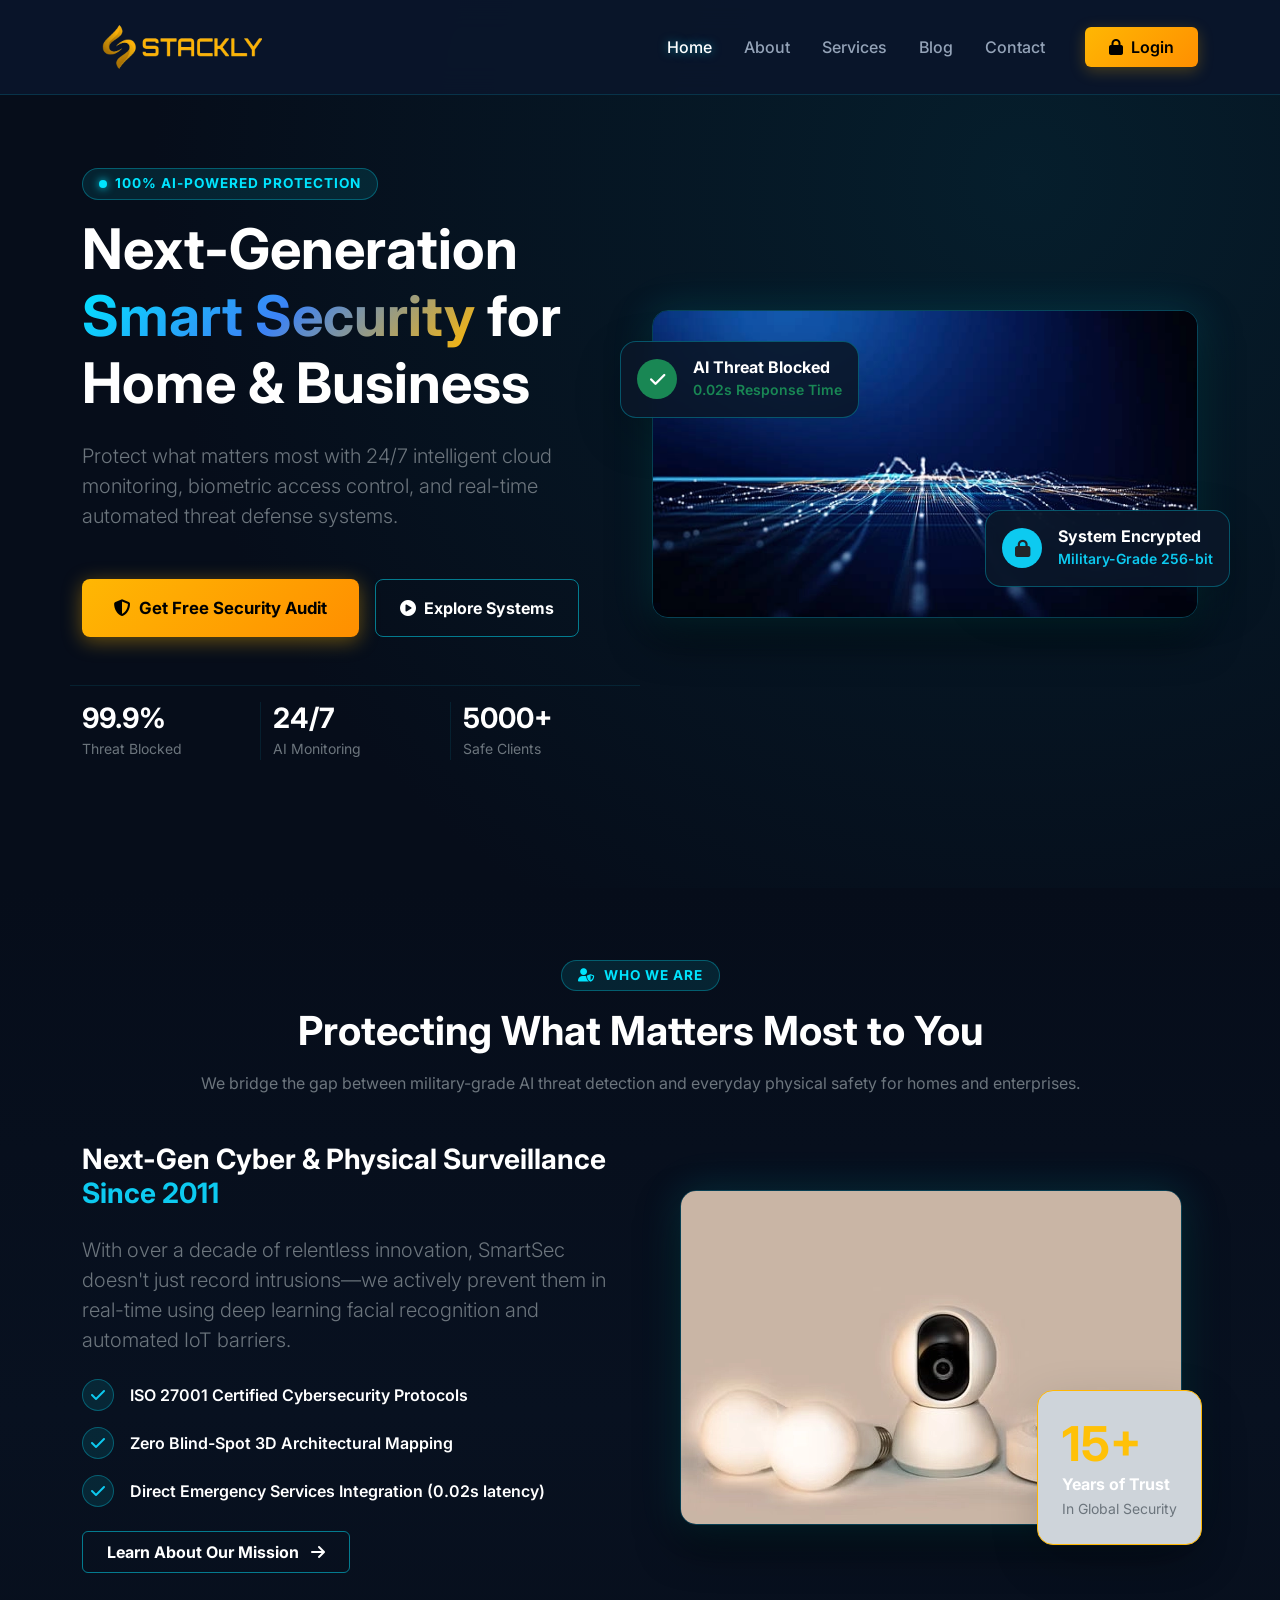
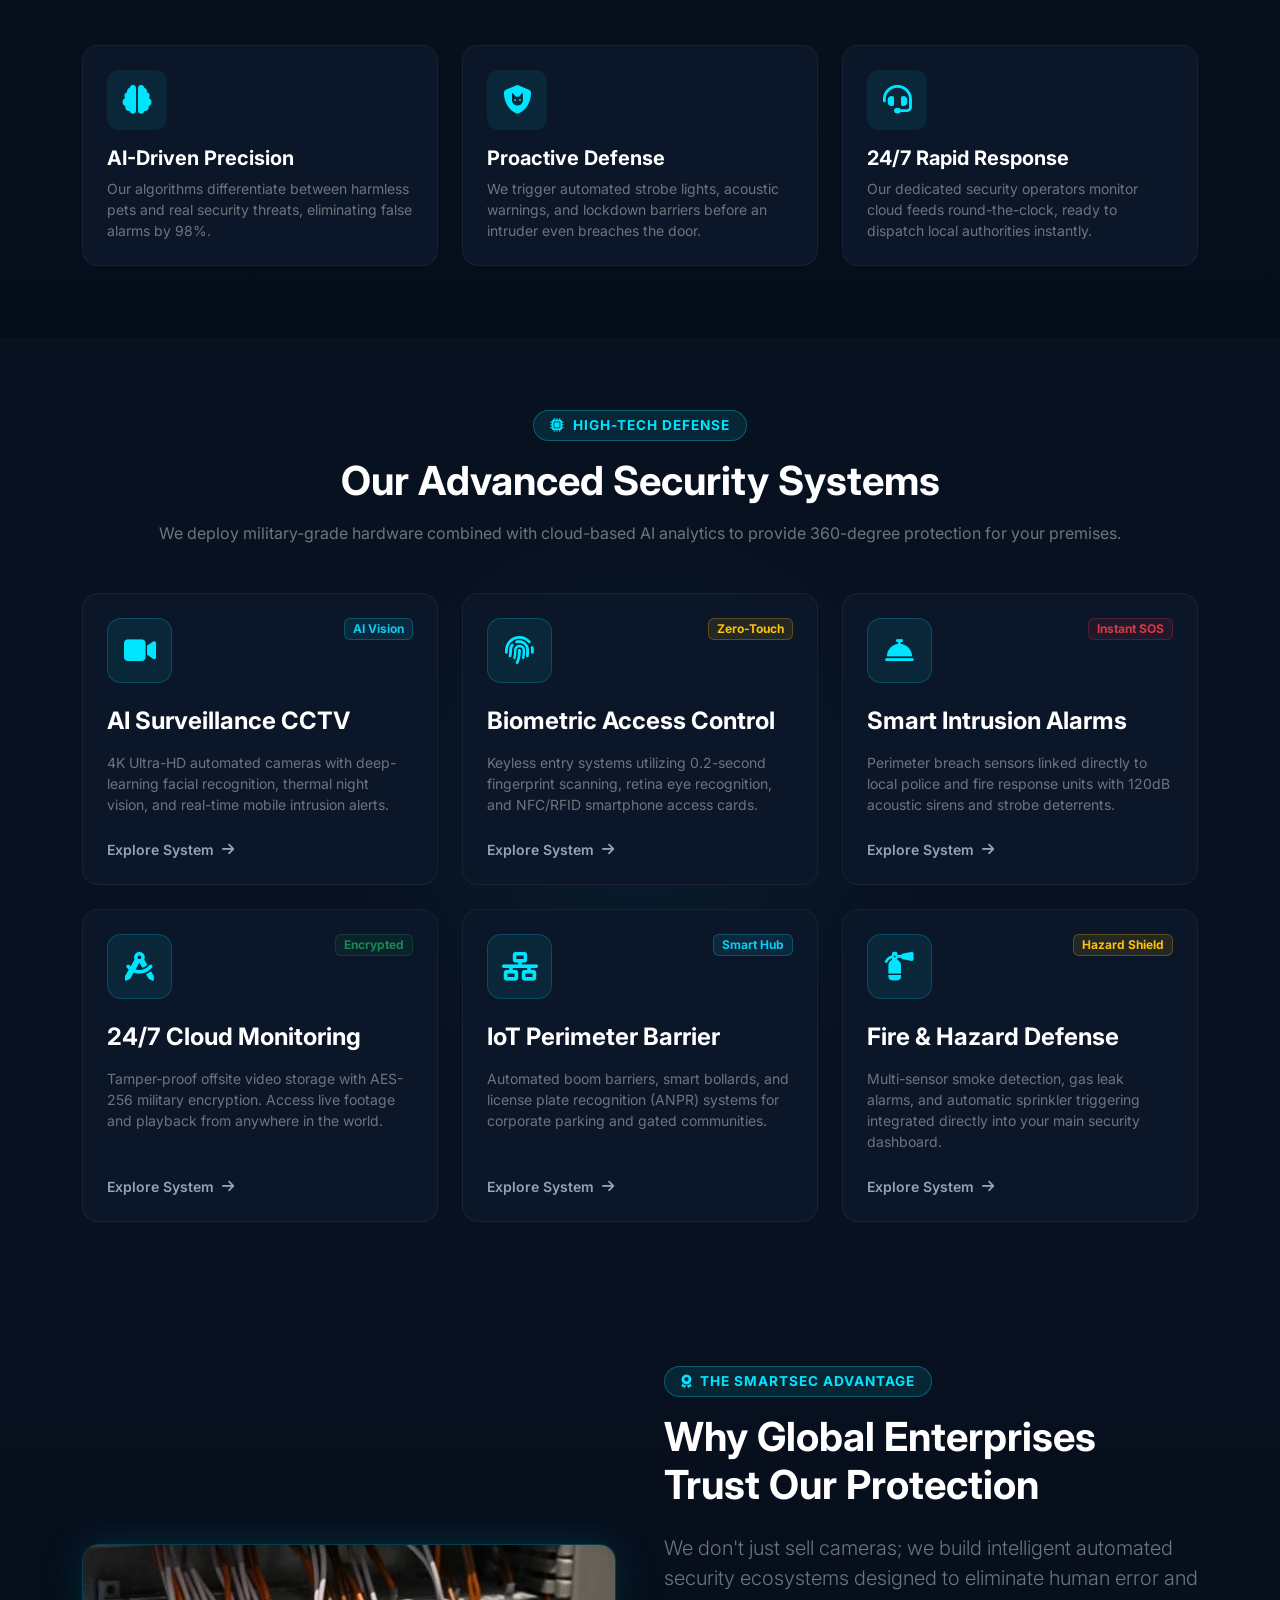
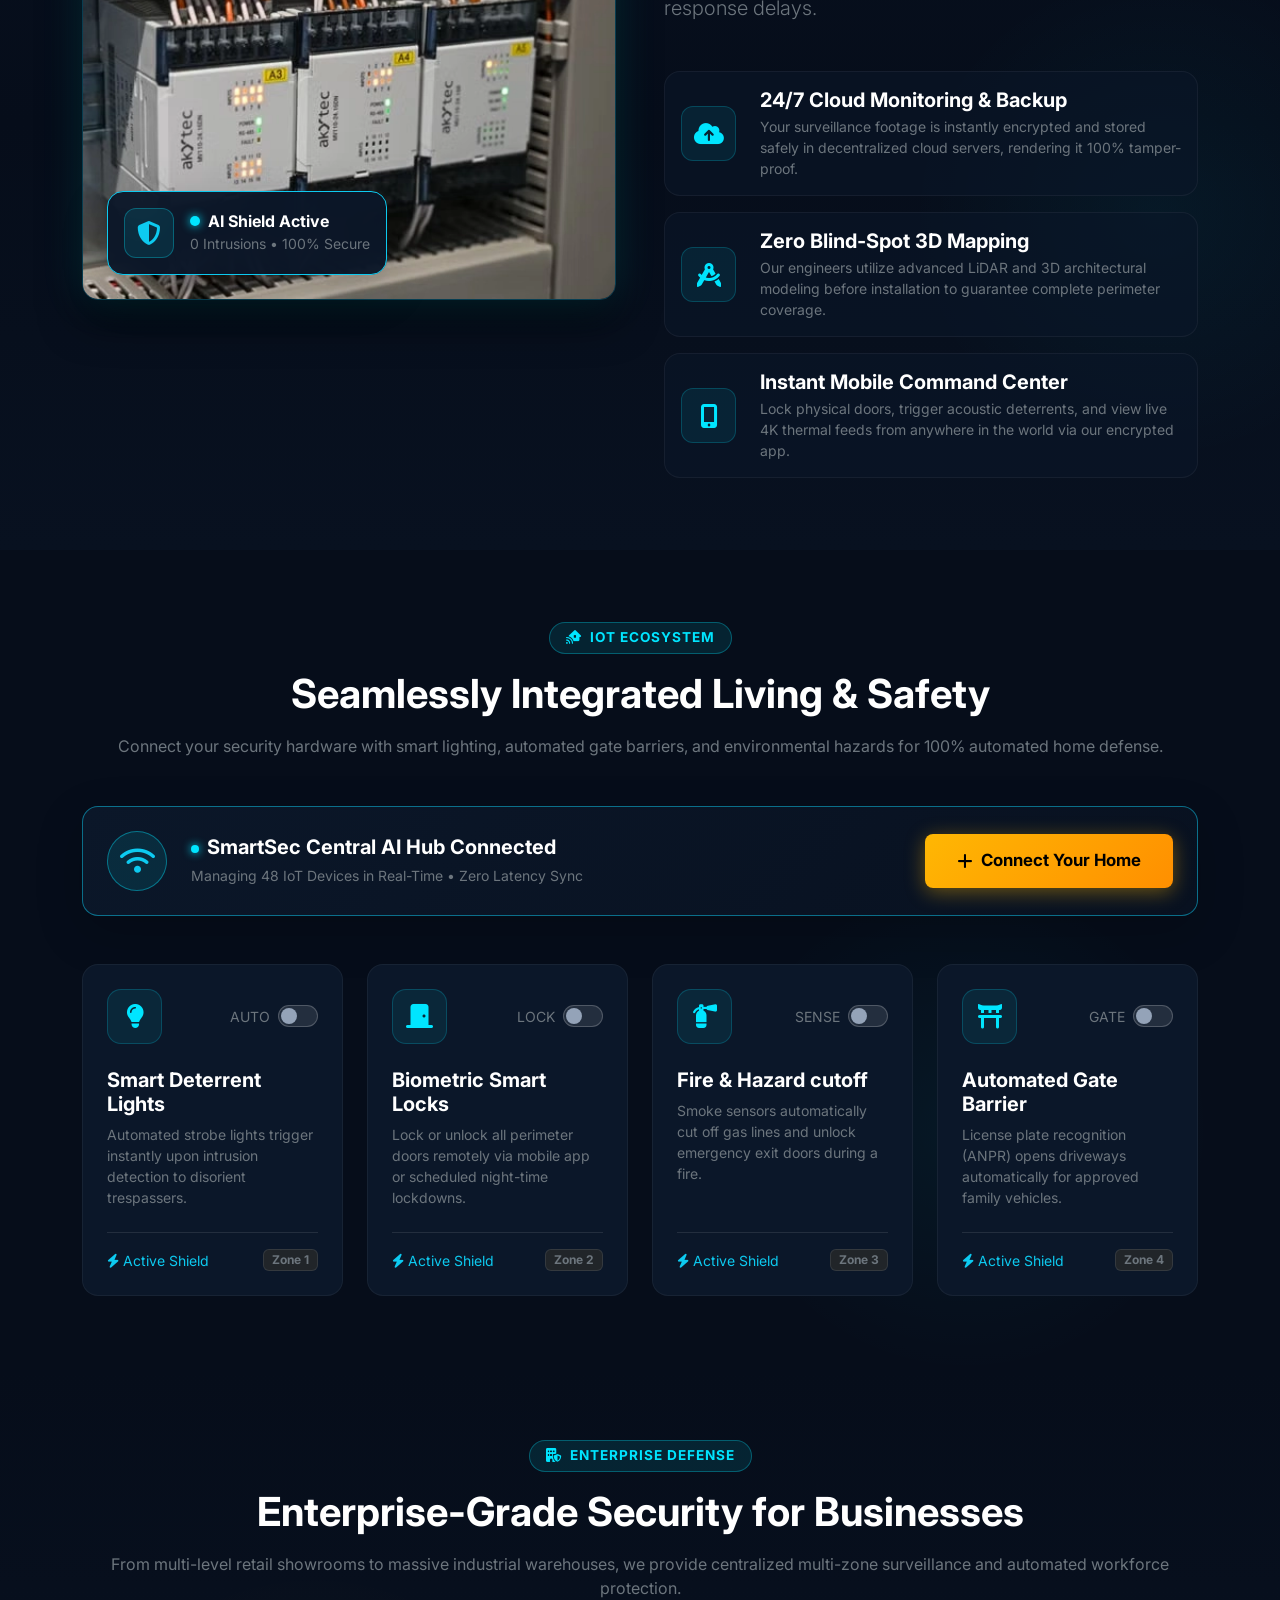
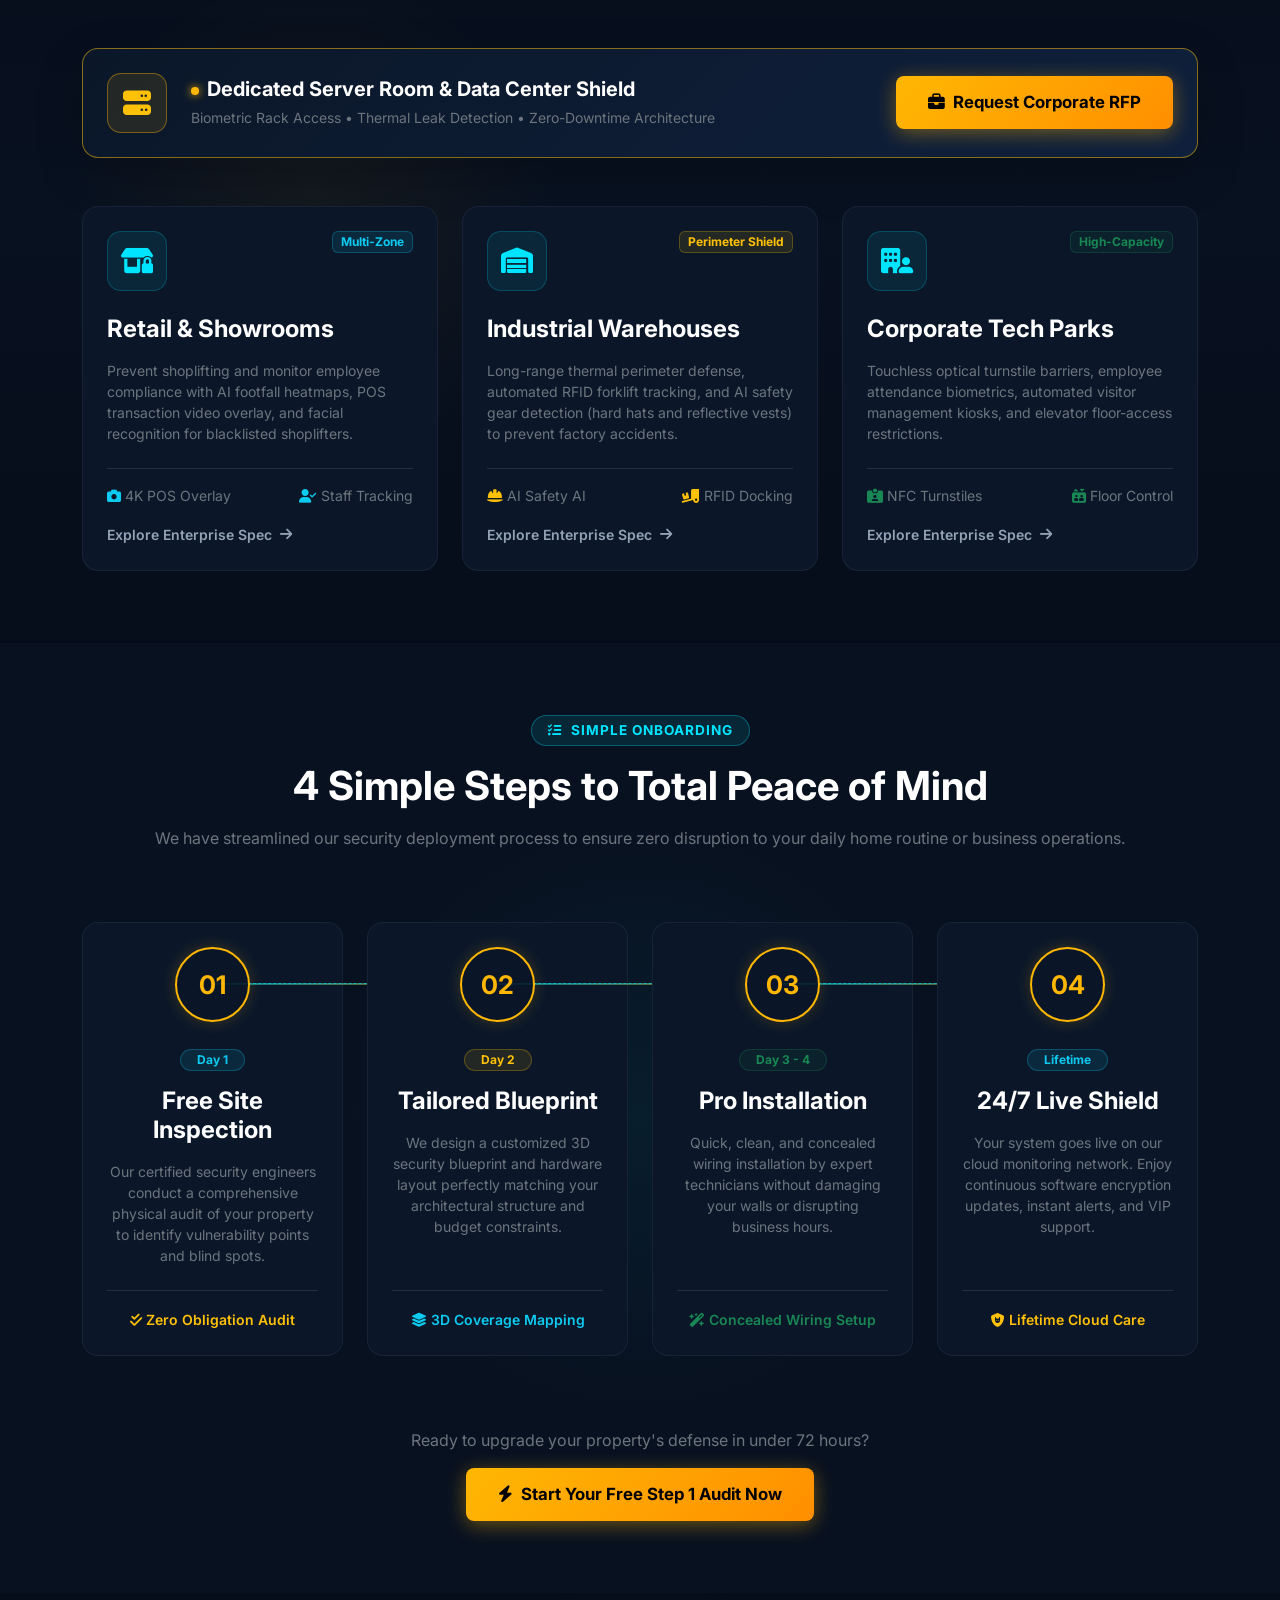
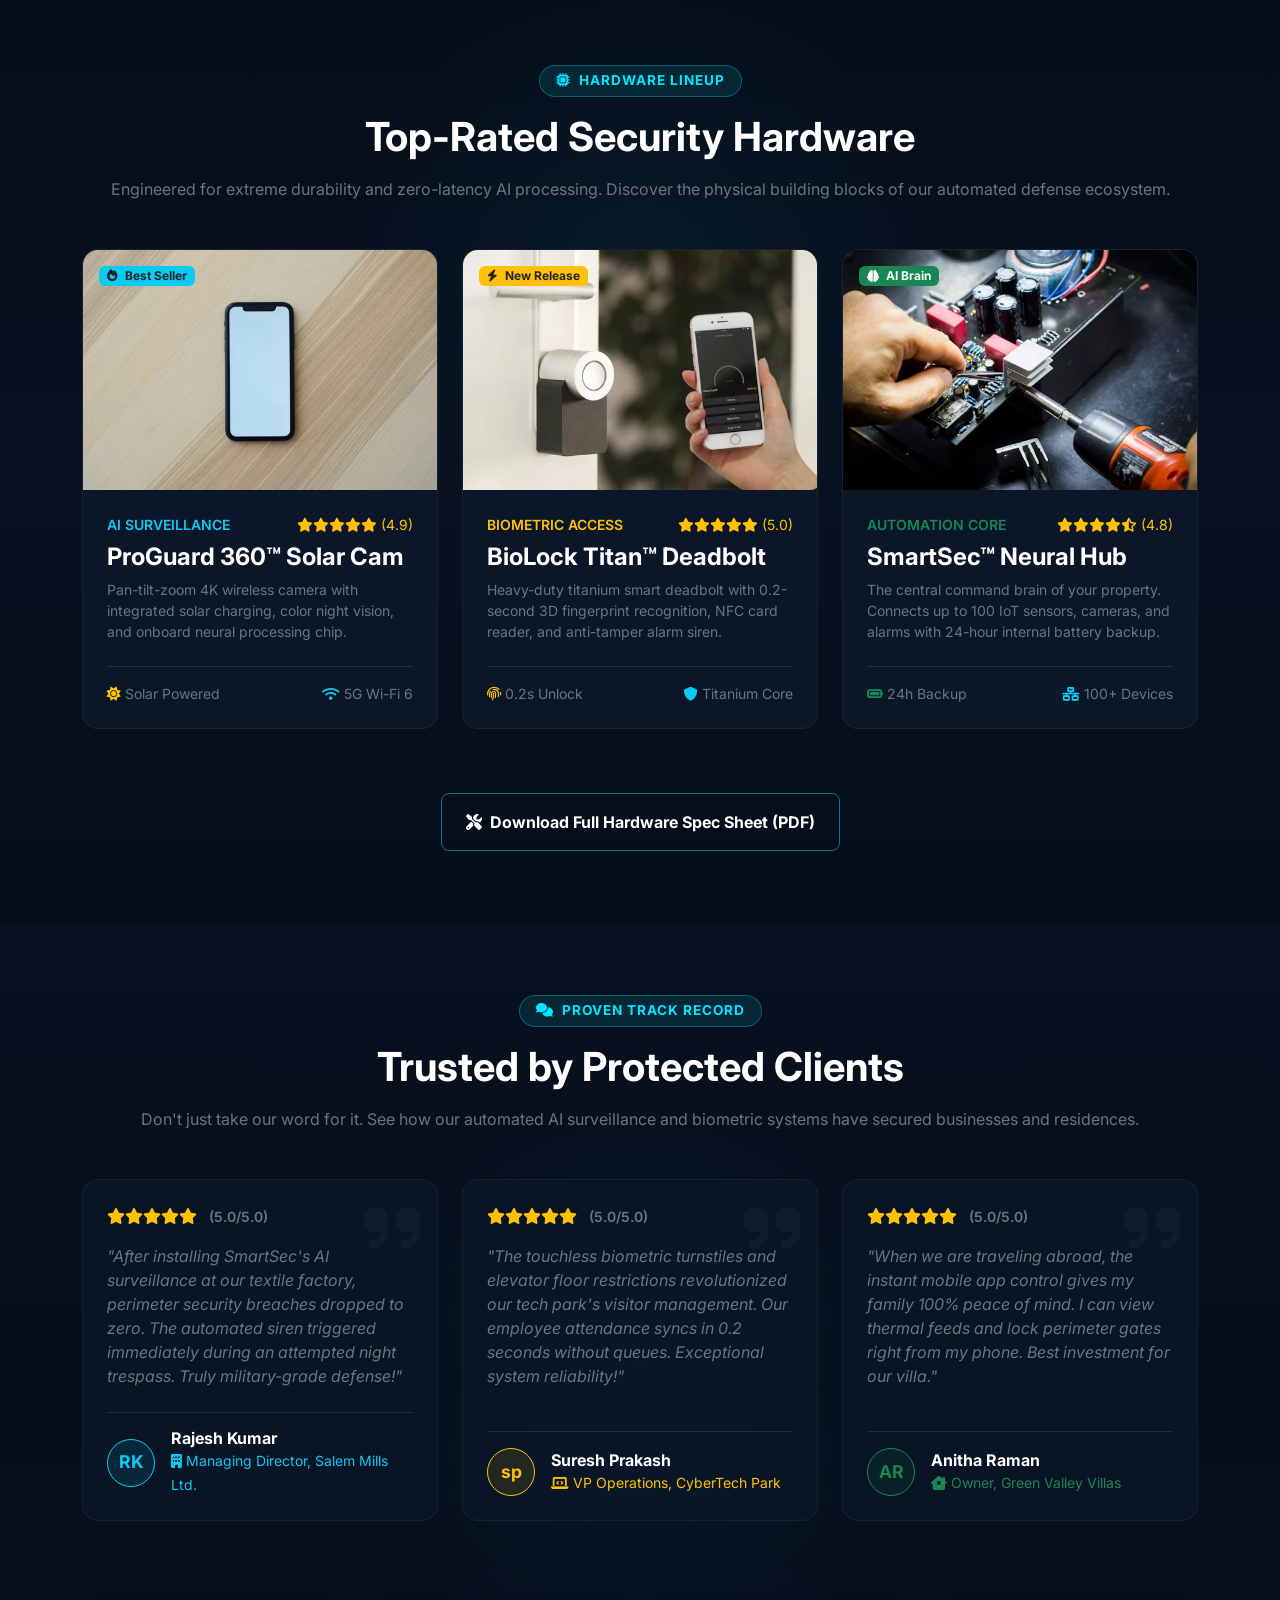
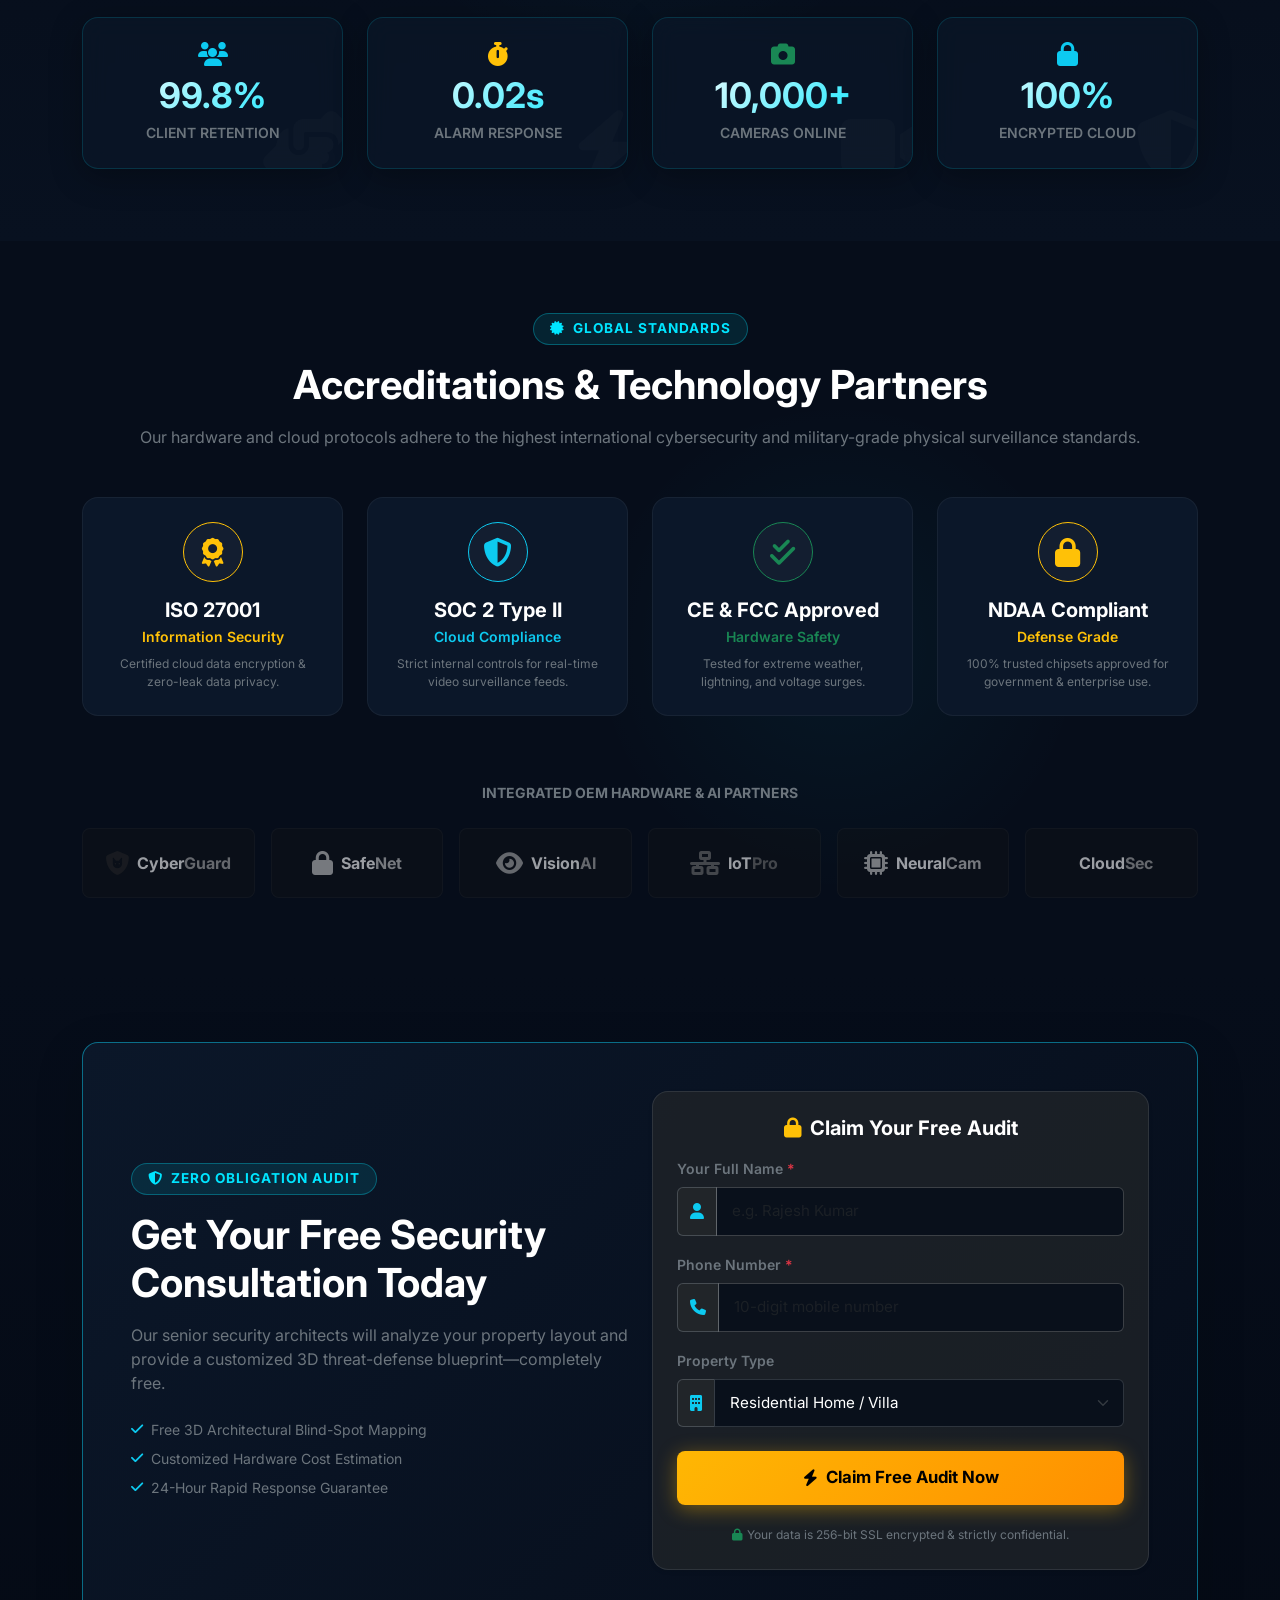
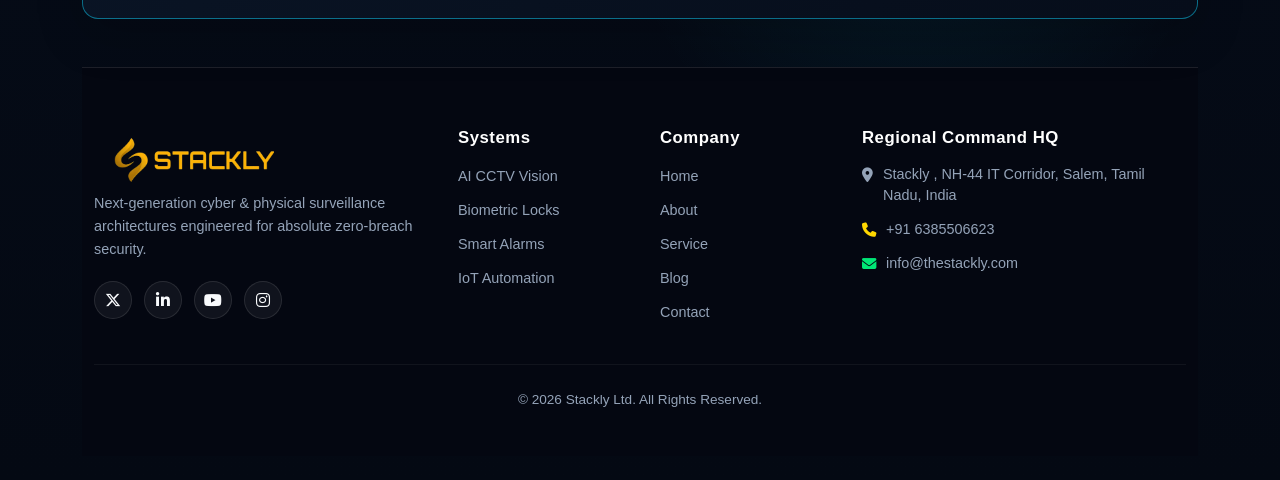
<file: index.html>
<!DOCTYPE html>
<html lang="en">

<head>
    <meta charset="UTF-8">
    <meta name="viewport" content="width=device-width, initial-scale=1.0">
    <title>Smart Security Solutions</title>


    <link href="https://fonts.googleapis.com/css2?family=Inter:wght@400;500;600;700&display=swap" rel="stylesheet">

    <link href="https://cdn.jsdelivr.net/npm/bootstrap@5.3.2/dist/css/bootstrap.min.css" rel="stylesheet">

    <link rel="stylesheet" href="https://cdnjs.cloudflare.com/ajax/libs/font-awesome/6.4.2/css/all.min.css">

    <link rel="stylesheet" href="style.css">
    <link rel="stylesheet" href="smart.css">
</head>

<body>


    <nav class="navbar navbar-expand-lg fixed-top custom-navbar">
        <div class="container">

            <a href="index.html" class="logo-container">
                <img src="./asset/yellow_logo (2).webp" alt="Company Logo" class="logo-img">
            </a>


            <button class="navbar-toggler custom-toggler shadow-none" type="button" data-bs-toggle="collapse"
                data-bs-target="#navbarNav" aria-controls="navbarNav" aria-expanded="false"
                aria-label="Toggle navigation">
                <i class="fa-solid fa-bars text-info fs-4"></i>
            </button>


            <div class="collapse navbar-collapse" id="navbarNav">
                <ul class="navbar-nav ms-auto align-items-lg-center">
                    <li class="nav-item">
                        <a class="nav-link active px-3" href="index.html">Home</a>
                    </li>
                    <li class="nav-item">
                        <a class="nav-link px-3" href="about.html">About</a>
                    </li>
                    <li class="nav-item">
                        <a class="nav-link px-3" href="services.html">Services</a>
                    </li>
                    <li class="nav-item">
                        <a class="nav-link px-3" href="blog.html">Blog</a>
                    </li>
                    <li class="nav-item">
                        <a class="nav-link px-3" href="contact.html">Contact</a>
                    </li>

                    <li class="nav-item ms-lg-4 mt-3 mt-lg-0">
                        <a href="login.html" class="btn btn-login px-4 py-2 text-center d-block">
                            <i class="fa-solid fa-lock me-2"></i>Login
                        </a>
                    </li>
                </ul>
            </div>
        </div>
    </nav>


    <section id="home" class="hero-section text-center text-lg-start position-relative overflow-hidden">

        <div class="hero-glow-bg"></div>

        <div class="container position-relative z-2">
            <div class="row align-items-center min-vh-75 py-5">


                <div class="col-lg-6 mb-5 mb-lg-0">


                    <div data-aos="fade-down" data-aos-duration="800">
                        <span
                            class="badge cyber-badge px-3 py-2 rounded-pill fw-bold mb-3 d-inline-flex align-items-center">
                            <span class="pulse-dot me-2"></span> 100% AI-POWERED PROTECTION
                        </span>
                    </div>


                    <h1 class="display-4 fw-bold text-white mb-4 hero-title" data-aos="fade-right"
                        data-aos-duration="1000" data-aos-delay="150">
                        Next-Generation <span class="text-gradient">Smart Security</span> for Home & Business
                    </h1>


                    <p class="lead text-secondary mb-5 max-w-lg" data-aos="fade-up" data-aos-duration="1000"
                        data-aos-delay="300">
                        Protect what matters most with 24/7 intelligent cloud monitoring, biometric access control, and
                        real-time automated threat defense systems.
                    </p>


                    <div class="d-flex flex-column flex-sm-row justify-content-center justify-content-lg-start gap-3"
                        data-aos="zoom-in-up" data-aos-duration="800" data-aos-delay="450">
                        <a href="404.html" class="btn btn-cyber-login py-3 px-4 fw-bold shadow-lg pulse-button">
                            <i class="fa-solid fa-shield-halved me-2"></i>Get Free Security Audit
                        </a>
                        <a href="404.html" class="btn btn-outline-cyber py-3 px-4 fw-bold rounded-3">
                            <i class="fa-solid fa-circle-play me-2"></i>Explore Systems
                        </a>
                    </div>


                    <div class="row mt-5 pt-3 border-top border-info border-opacity-10" data-aos="fade-up"
                        data-aos-duration="1000" data-aos-delay="600">
                        <div class="col-4">
                            <h3 class="fw-bold text-white mb-0">99.9%</h3>
                            <span class="small text-secondary">Threat Blocked</span>
                        </div>
                        <div class="col-4 border-start border-info border-opacity-10">
                            <h3 class="fw-bold text-white mb-0">24/7</h3>
                            <span class="small text-secondary">AI Monitoring</span>
                        </div>
                        <div class="col-4 border-start border-info border-opacity-10">
                            <h3 class="fw-bold text-white mb-0">5000+</h3>
                            <span class="small text-secondary">Safe Clients</span>
                        </div>
                    </div>

                </div>


                <div class="col-lg-6 text-center position-relative mt-4 mt-lg-0">


                    <div class="hero-image-wrapper" data-aos="zoom-in-left" data-aos-duration="1200"
                        data-aos-delay="200">
                        <img src="asset/se1.webp" alt="Smart Security Camera"
                            class="img-fluid rounded-4 shadow-cyber border border-info border-opacity-25 floating-img">
                    </div>


                    <div class="floating-card card-1 d-none d-sm-flex align-items-center p-3 rounded-4 shadow-lg"
                        data-aos="flip-down" data-aos-duration="1000" data-aos-delay="700">
                        <div class="icon-circle bg-success text-white me-3">
                            <i class="fa-solid fa-check"></i>
                        </div>
                        <div class="text-start">
                            <h6 class="mb-0 text-white fw-bold">AI Threat Blocked</h6>
                            <span class="small text-success fw-semibold">0.02s Response Time</span>
                        </div>
                    </div>


                    <div class="floating-card card-2 d-none d-sm-flex align-items-center p-3 rounded-4 shadow-lg"
                        data-aos="flip-up" data-aos-duration="1000" data-aos-delay="900">
                        <div class="icon-circle bg-info text-dark me-3">
                            <i class="fa-solid fa-lock"></i>
                        </div>
                        <div class="text-start">
                            <h6 class="mb-0 text-white fw-bold">System Encrypted</h6>
                            <span class="small text-info fw-semibold">Military-Grade 256-bit</span>
                        </div>
                    </div>

                </div>

            </div>
        </div>
    </section>


    <section id="about" class="about-section position-relative overflow-hidden py-5">
        <div class="container py-4">


            <div class="text-center max-w-lg mx-auto mb-5" data-aos="fade-up" data-aos-duration="800">
                <span class="badge cyber-badge px-3 py-2 rounded-pill fw-bold mb-3">
                    <i class="fa-solid fa-user-shield me-2"></i>WHO WE ARE
                </span>
                <h2 class="section-title display-6 fw-bold text-white">Protecting What Matters Most to You</h2>
                <p class="text-secondary mt-3">We bridge the gap between military-grade AI threat detection and everyday
                    physical safety for homes and enterprises.</p>
            </div>


            <div class="row align-items-center g-5 mb-5">


                <div class="col-lg-6" data-aos="fade-right" data-aos-duration="1000">
                    <h3 class="text-white fw-bold mb-4">
                        Next-Gen Cyber & Physical Surveillance <span class="text-info">Since 2011</span>
                    </h3>
                    <p class="text-secondary lead mb-4">
                        With over a decade of relentless innovation, SmartSec doesn't just record intrusions—we actively
                        prevent them in real-time using deep learning facial recognition and automated IoT barriers.
                    </p>


                    <div class="about-feature-list d-flex flex-column gap-3 mb-4">
                        <div class="d-flex align-items-center" data-aos="fade-up" data-aos-delay="200">
                            <div class="feature-icon-box me-3">
                                <i class="fa-solid fa-check text-info"></i>
                            </div>
                            <span class="text-white fw-semibold">ISO 27001 Certified Cybersecurity Protocols</span>
                        </div>
                        <div class="d-flex align-items-center" data-aos="fade-up" data-aos-delay="300">
                            <div class="feature-icon-box me-3">
                                <i class="fa-solid fa-check text-info"></i>
                            </div>
                            <span class="text-white fw-semibold">Zero Blind-Spot 3D Architectural Mapping</span>
                        </div>
                        <div class="d-flex align-items-center" data-aos="fade-up" data-aos-delay="400">
                            <div class="feature-icon-box me-3">
                                <i class="fa-solid fa-check text-info"></i>
                            </div>
                            <span class="text-white fw-semibold">Direct Emergency Services Integration (0.02s
                                latency)</span>
                        </div>
                    </div>

                    <div data-aos="fade-up" data-aos-delay="500">
                        <a href="404.html" class="btn btn-outline-cyber py-2 px-4 fw-bold">
                            Learn About Our Mission <i class="fa-solid fa-arrow-right ms-2"></i>
                        </a>
                    </div>
                </div>


                <div class="col-lg-6 position-relative text-center" data-aos="zoom-in-left" data-aos-duration="1200">
                    <div class="about-img-wrapper position-relative d-inline-block">
                        <img src="asset/se2.webp" alt="Security Control Room"
                            class="img-fluid rounded-4 shadow-cyber border border-info border-opacity-25 main-about-img">


                        <div class="exp-badge bg-dark-subtle p-4 rounded-4 shadow-lg border border-warning text-start"
                            data-aos="flip-up" data-aos-duration="1000" data-aos-delay="600">
                            <h2 class="text-warning fw-bold mb-0 display-5">15+</h2>
                            <span class="text-white fw-bold d-block">Years of Trust</span>
                            <small class="text-secondary">In Global Security</small>
                        </div>
                    </div>
                </div>

            </div>


            <div class="row g-4 mt-2">
                <div class="col-md-4" data-aos="fade-up" data-aos-duration="800" data-aos-delay="100">
                    <div class="about-val-card p-4 rounded-4 h-100">
                        <div class="val-icon mb-3">
                            <i class="fa-solid fa-brain"></i>
                        </div>
                        <h5 class="text-white fw-bold">AI-Driven Precision</h5>
                        <p class="text-secondary small mb-0">Our algorithms differentiate between harmless pets and real
                            security threats, eliminating false alarms by 98%.</p>
                    </div>
                </div>

                <div class="col-md-4" data-aos="fade-up" data-aos-duration="800" data-aos-delay="250">
                    <div class="about-val-card p-4 rounded-4 h-100">
                        <div class="val-icon mb-3">
                            <i class="fa-solid fa-shield-cat"></i>
                        </div>
                        <h5 class="text-white fw-bold">Proactive Defense</h5>
                        <p class="text-secondary small mb-0">We trigger automated strobe lights, acoustic warnings, and
                            lockdown barriers before an intruder even breaches the door.</p>
                    </div>
                </div>

                <div class="col-md-4" data-aos="fade-up" data-aos-duration="800" data-aos-delay="400">
                    <div class="about-val-card p-4 rounded-4 h-100">
                        <div class="val-icon mb-3">
                            <i class="fa-solid fa-headset"></i>
                        </div>
                        <h5 class="text-white fw-bold">24/7 Rapid Response</h5>
                        <p class="text-secondary small mb-0">Our dedicated security operators monitor cloud feeds
                            round-the-clock, ready to dispatch local authorities instantly.</p>
                    </div>
                </div>
            </div>

        </div>
    </section>


    <section id="services" class="solutions-section py-5 position-relative">

        <div class="solutions-bg-glow"></div>

        <div class="container py-4 position-relative z-2">


            <div class="text-center max-w-lg mx-auto mb-5" data-aos="fade-up" data-aos-duration="800">
                <span class="badge cyber-badge px-3 py-2 rounded-pill fw-bold mb-3">
                    <i class="fa-solid fa-microchip me-2"></i>HIGH-TECH DEFENSE
                </span>
                <h2 class="section-title display-6 fw-bold text-white">Our Advanced Security Systems</h2>
                <p class="text-secondary mt-3">We deploy military-grade hardware combined with cloud-based AI analytics
                    to provide 360-degree protection for your premises.</p>
            </div>


            <div class="row g-4">


                <div class="col-md-6 col-lg-4" data-aos="fade-up" data-aos-duration="800" data-aos-delay="100">
                    <div class="solution-card p-4 rounded-4 h-100 d-flex flex-column justify-content-between">
                        <div>
                            <div class="d-flex justify-content-between align-items-start mb-4">
                                <div class="sol-icon-box">
                                    <i class="fa-solid fa-video"></i>
                                </div>
                                <span
                                    class="badge bg-info bg-opacity-10 text-info border border-info border-opacity-25 px-2 py-1 small">AI
                                    Vision</span>
                            </div>
                            <h4 class="text-white fw-bold mb-3">AI Surveillance CCTV</h4>
                            <p class="text-secondary small mb-4">4K Ultra-HD automated cameras with deep-learning facial
                                recognition, thermal night vision, and real-time mobile intrusion alerts.</p>
                        </div>
                        <a href="404.html"
                            class="sol-link fw-semibold text-decoration-none small d-inline-flex align-items-center">
                            Explore System <i class="fa-solid fa-arrow-right ms-2 transition-icon"></i>
                        </a>
                    </div>
                </div>


                <div class="col-md-6 col-lg-4" data-aos="fade-up" data-aos-duration="800" data-aos-delay="200">
                    <div class="solution-card p-4 rounded-4 h-100 d-flex flex-column justify-content-between">
                        <div>
                            <div class="d-flex justify-content-between align-items-start mb-4">
                                <div class="sol-icon-box">
                                    <i class="fa-solid fa-fingerprint"></i>
                                </div>
                                <span
                                    class="badge bg-warning bg-opacity-10 text-warning border border-warning border-opacity-25 px-2 py-1 small">Zero-Touch</span>
                            </div>
                            <h4 class="text-white fw-bold mb-3">Biometric Access Control</h4>
                            <p class="text-secondary small mb-4">Keyless entry systems utilizing 0.2-second fingerprint
                                scanning, retina eye recognition, and NFC/RFID smartphone access cards.</p>
                        </div>
                        <a href="404.html"
                            class="sol-link fw-semibold text-decoration-none small d-inline-flex align-items-center">
                            Explore System <i class="fa-solid fa-arrow-right ms-2 transition-icon"></i>
                        </a>
                    </div>
                </div>


                <div class="col-md-6 col-lg-4" data-aos="fade-up" data-aos-duration="800" data-aos-delay="300">
                    <div class="solution-card p-4 rounded-4 h-100 d-flex flex-column justify-content-between">
                        <div>
                            <div class="d-flex justify-content-between align-items-start mb-4">
                                <div class="sol-icon-box">
                                    <i class="fa-solid fa-bell-concierge"></i>
                                </div>
                                <span
                                    class="badge bg-danger bg-opacity-10 text-danger border border-danger border-opacity-25 px-2 py-1 small">Instant
                                    SOS</span>
                            </div>
                            <h4 class="text-white fw-bold mb-3">Smart Intrusion Alarms</h4>
                            <p class="text-secondary small mb-4">Perimeter breach sensors linked directly to local
                                police and fire response units with 120dB acoustic sirens and strobe deterrents.</p>
                        </div>
                        <a href="404.html"
                            class="sol-link fw-semibold text-decoration-none small d-inline-flex align-items-center">
                            Explore System <i class="fa-solid fa-arrow-right ms-2 transition-icon"></i>
                        </a>
                    </div>
                </div>


                <div class="col-md-6 col-lg-4" data-aos="fade-up" data-aos-duration="800" data-aos-delay="400">
                    <div class="solution-card p-4 rounded-4 h-100 d-flex flex-column justify-content-between">
                        <div>
                            <div class="d-flex justify-content-between align-items-start mb-4">
                                <div class="sol-icon-box">
                                    <i class="fa-solid fa-compass-drafting"></i>
                                </div>
                                <span
                                    class="badge bg-success bg-opacity-10 text-success border border-success border-opacity-25 px-2 py-1 small">Encrypted</span>
                            </div>
                            <h4 class="text-white fw-bold mb-3">24/7 Cloud Monitoring</h4>
                            <p class="text-secondary small mb-4">Tamper-proof offsite video storage with AES-256
                                military encryption. Access live footage and playback from anywhere in the world.</p>
                        </div>
                        <a href="404.html"
                            class="sol-link fw-semibold text-decoration-none small d-inline-flex align-items-center">
                            Explore System <i class="fa-solid fa-arrow-right ms-2 transition-icon"></i>
                        </a>
                    </div>
                </div>


                <div class="col-md-6 col-lg-4" data-aos="fade-up" data-aos-duration="800" data-aos-delay="500">
                    <div class="solution-card p-4 rounded-4 h-100 d-flex flex-column justify-content-between">
                        <div>
                            <div class="d-flex justify-content-between align-items-start mb-4">
                                <div class="sol-icon-box">
                                    <i class="fa-solid fa-network-wired"></i>
                                </div>
                                <span
                                    class="badge bg-info bg-opacity-10 text-info border border-info border-opacity-25 px-2 py-1 small">Smart
                                    Hub</span>
                            </div>
                            <h4 class="text-white fw-bold mb-3">IoT Perimeter Barrier</h4>
                            <p class="text-secondary small mb-4">Automated boom barriers, smart bollards, and license
                                plate recognition (ANPR) systems for corporate parking and gated communities.</p>
                        </div>
                        <a href="404.html"
                            class="sol-link fw-semibold text-decoration-none small d-inline-flex align-items-center">
                            Explore System <i class="fa-solid fa-arrow-right ms-2 transition-icon"></i>
                        </a>
                    </div>
                </div>


                <div class="col-md-6 col-lg-4" data-aos="fade-up" data-aos-duration="800" data-aos-delay="600">
                    <div class="solution-card p-4 rounded-4 h-100 d-flex flex-column justify-content-between">
                        <div>
                            <div class="d-flex justify-content-between align-items-start mb-4">
                                <div class="sol-icon-box">
                                    <i class="fa-solid fa-fire-extinguisher"></i>
                                </div>
                                <span
                                    class="badge bg-warning bg-opacity-10 text-warning border border-warning border-opacity-25 px-2 py-1 small">Hazard
                                    Shield</span>
                            </div>
                            <h4 class="text-white fw-bold mb-3">Fire & Hazard Defense</h4>
                            <p class="text-secondary small mb-4">Multi-sensor smoke detection, gas leak alarms, and
                                automatic sprinkler triggering integrated directly into your main security dashboard.
                            </p>
                        </div>
                        <a href="404.html"
                            class="sol-link fw-semibold text-decoration-none small d-inline-flex align-items-center">
                            Explore System <i class="fa-solid fa-arrow-right ms-2 transition-icon"></i>
                        </a>
                    </div>
                </div>

            </div>

        </div>
    </section>


    <section class="why-us-section py-5 position-relative overflow-hidden">

        <div class="why-bg-glow"></div>

        <div class="container py-4 position-relative z-2">
            <div class="row align-items-center g-5">


                <div class="col-lg-6 position-relative mb-5 mb-lg-0" data-aos="fade-right" data-aos-duration="1000">
                    <div class="why-img-wrapper position-relative d-inline-block w-100">
                        <img src="asset/se3.webp" alt="Server & AI Security"
                            class="img-fluid rounded-4 shadow-cyber border border-info border-opacity-25 w-100 main-why-img">


                        <div class="live-status-widget p-3 rounded-4 shadow-lg d-flex align-items-center border border-info"
                            data-aos="flip-up" data-aos-duration="1000" data-aos-delay="500">
                            <div class="status-pulse-circle me-3 d-flex align-items-center justify-content-center">
                                <i class="fa-solid fa-shield-halved text-info fs-4"></i>
                            </div>
                            <div>
                                <div class="d-flex align-items-center">
                                    <span class="status-dot me-2"></span>
                                    <h6 class="mb-0 text-white fw-bold">AI Shield Active</h6>
                                </div>
                                <span class="small text-secondary">0 Intrusions • 100% Secure</span>
                            </div>
                        </div>
                    </div>
                </div>


                <div class="col-lg-6" data-aos="fade-left" data-aos-duration="1000">
                    <span class="badge cyber-badge px-3 py-2 rounded-pill fw-bold mb-3">
                        <i class="fa-solid fa-award me-2"></i>THE SMARTSEC ADVANTAGE
                    </span>
                    <h2 class="display-6 fw-bold text-white mb-4">Why Global Enterprises Trust Our Protection</h2>
                    <p class="text-secondary lead mb-5">We don't just sell cameras; we build intelligent automated
                        security ecosystems designed to eliminate human error and response delays.</p>


                    <div class="why-feature-card p-3 rounded-4 mb-3 d-flex align-items-center" data-aos="fade-left"
                        data-aos-duration="800" data-aos-delay="200">
                        <div class="why-icon-box me-4 flex-shrink-0">
                            <i class="fa-solid fa-cloud-arrow-up"></i>
                        </div>
                        <div>
                            <h5 class="text-white fw-bold mb-1">24/7 Cloud Monitoring & Backup</h5>
                            <p class="text-secondary small mb-0">Your surveillance footage is instantly encrypted and
                                stored safely in decentralized cloud servers, rendering it 100% tamper-proof.</p>
                        </div>
                    </div>


                    <div class="why-feature-card p-3 rounded-4 mb-3 d-flex align-items-center" data-aos="fade-left"
                        data-aos-duration="800" data-aos-delay="350">
                        <div class="why-icon-box me-4 flex-shrink-0">
                            <i class="fa-solid fa-compass-drafting"></i>
                        </div>
                        <div>
                            <h5 class="text-white fw-bold mb-1">Zero Blind-Spot 3D Mapping</h5>
                            <p class="text-secondary small mb-0">Our engineers utilize advanced LiDAR and 3D
                                architectural modeling before installation to guarantee complete perimeter coverage.</p>
                        </div>
                    </div>


                    <div class="why-feature-card p-3 rounded-4 d-flex align-items-center" data-aos="fade-left"
                        data-aos-duration="800" data-aos-delay="500">
                        <div class="why-icon-box me-4 flex-shrink-0">
                            <i class="fa-solid fa-mobile-screen-button"></i>
                        </div>
                        <div>
                            <h5 class="text-white fw-bold mb-1">Instant Mobile Command Center</h5>
                            <p class="text-secondary small mb-0">Lock physical doors, trigger acoustic deterrents, and
                                view live 4K thermal feeds from anywhere in the world via our encrypted app.</p>
                        </div>
                    </div>

                </div>

            </div>
        </div>
    </section>


    <section id="automation" class="automation-section py-5 position-relative overflow-hidden">

        <div class="auto-bg-glow"></div>

        <div class="container py-4 position-relative z-2">


            <div class="text-center max-w-lg mx-auto mb-5" data-aos="fade-up" data-aos-duration="800">
                <span class="badge cyber-badge px-3 py-2 rounded-pill fw-bold mb-3">
                    <i class="fa-solid fa-house-signal me-2"></i>IOT ECOSYSTEM
                </span>
                <h2 class="section-title display-6 fw-bold text-white">Seamlessly Integrated Living & Safety</h2>
                <p class="text-secondary mt-3">Connect your security hardware with smart lighting, automated gate
                    barriers, and environmental hazards for 100% automated home defense.</p>
            </div>


            <div class="smart-hub-banner p-4 rounded-4 mb-5 border border-info border-opacity-50 shadow-lg d-flex flex-column flex-md-row align-items-center justify-content-between"
                data-aos="zoom-in" data-aos-duration="1000">
                <div class="d-flex align-items-center mb-3 mb-md-0">
                    <div class="hub-radar-circle me-4 d-flex align-items-center justify-content-center">
                        <i class="fa-solid fa-wifi text-info fs-3"></i>
                    </div>
                    <div>
                        <div class="d-flex align-items-center">
                            <span class="pulse-dot me-2"></span>
                            <h5 class="mb-1 text-white fw-bold">SmartSec Central AI Hub Connected</h5>
                        </div>
                        <span class="small text-secondary">Managing 48 IoT Devices in Real-Time • Zero Latency
                            Sync</span>
                    </div>
                </div>
                <a href="404.html" class="btn btn-cyber-login px-4 py-2 fw-bold text-nowrap">
                    <i class="fa-solid fa-plus me-2"></i>Connect Your Home
                </a>
            </div>


            <div class="row g-4">


                <div class="col-md-6 col-lg-3" data-aos="flip-left" data-aos-duration="800" data-aos-delay="100">
                    <div class="auto-card p-4 rounded-4 h-100 d-flex flex-column justify-content-between">
                        <div>

                            <div class="d-flex justify-content-between align-items-center mb-4">
                                <div class="auto-icon-box">
                                    <i class="fa-solid fa-lightbulb"></i>
                                </div>
                                <div class="smart-toggle">
                                    <span class="toggle-label small text-secondary me-2">AUTO</span>
                                    <div class="toggle-track">
                                        <div class="toggle-thumb"></div>
                                    </div>
                                </div>
                            </div>
                            <h5 class="text-white fw-bold mb-2">Smart Deterrent Lights</h5>
                            <p class="text-secondary small mb-0">Automated strobe lights trigger instantly upon
                                intrusion detection to disorient trespassers.</p>
                        </div>
                        <div
                            class="mt-4 pt-3 border-top border-secondary border-opacity-25 d-flex justify-content-between align-items-center">
                            <span class="small text-info"><i class="fa-solid fa-bolt me-1"></i>Active Shield</span>
                            <span class="badge bg-dark text-secondary border border-secondary border-opacity-25">Zone
                                1</span>
                        </div>
                    </div>
                </div>


                <div class="col-md-6 col-lg-3" data-aos="flip-left" data-aos-duration="800" data-aos-delay="250">
                    <div class="auto-card p-4 rounded-4 h-100 d-flex flex-column justify-content-between">
                        <div>
                            <div class="d-flex justify-content-between align-items-center mb-4">
                                <div class="auto-icon-box">
                                    <i class="fa-solid fa-door-closed"></i>
                                </div>
                                <div class="smart-toggle">
                                    <span class="toggle-label small text-secondary me-2">LOCK</span>
                                    <div class="toggle-track">
                                        <div class="toggle-thumb"></div>
                                    </div>
                                </div>
                            </div>
                            <h5 class="text-white fw-bold mb-2">Biometric Smart Locks</h5>
                            <p class="text-secondary small mb-0">Lock or unlock all perimeter doors remotely via mobile
                                app or scheduled night-time lockdowns.</p>
                        </div>
                        <div
                            class="mt-4 pt-3 border-top border-secondary border-opacity-25 d-flex justify-content-between align-items-center">
                            <span class="small text-info"><i class="fa-solid fa-bolt me-1"></i>Active Shield</span>
                            <span class="badge bg-dark text-secondary border border-secondary border-opacity-25">Zone
                                2</span>
                        </div>
                    </div>
                </div>


                <div class="col-md-6 col-lg-3" data-aos="flip-left" data-aos-duration="800" data-aos-delay="400">
                    <div class="auto-card p-4 rounded-4 h-100 d-flex flex-column justify-content-between">
                        <div>
                            <div class="d-flex justify-content-between align-items-center mb-4">
                                <div class="auto-icon-box">
                                    <i class="fa-solid fa-fire-extinguisher"></i>
                                </div>
                                <div class="smart-toggle">
                                    <span class="toggle-label small text-secondary me-2">SENSE</span>
                                    <div class="toggle-track">
                                        <div class="toggle-thumb"></div>
                                    </div>
                                </div>
                            </div>
                            <h5 class="text-white fw-bold mb-2">Fire & Hazard cutoff</h5>
                            <p class="text-secondary small mb-0">Smoke sensors automatically cut off gas lines and
                                unlock emergency exit doors during a fire.</p>
                        </div>
                        <div
                            class="mt-4 pt-3 border-top border-secondary border-opacity-25 d-flex justify-content-between align-items-center">
                            <span class="small text-info"><i class="fa-solid fa-bolt me-1"></i>Active Shield</span>
                            <span class="badge bg-dark text-secondary border border-secondary border-opacity-25">Zone
                                3</span>
                        </div>
                    </div>
                </div>


                <div class="col-md-6 col-lg-3" data-aos="flip-left" data-aos-duration="800" data-aos-delay="550">
                    <div class="auto-card p-4 rounded-4 h-100 d-flex flex-column justify-content-between">
                        <div>
                            <div class="d-flex justify-content-between align-items-center mb-4">
                                <div class="auto-icon-box">
                                    <i class="fa-solid fa-torii-gate"></i>
                                </div>
                                <div class="smart-toggle">
                                    <span class="toggle-label small text-secondary me-2">GATE</span>
                                    <div class="toggle-track">
                                        <div class="toggle-thumb"></div>
                                    </div>
                                </div>
                            </div>
                            <h5 class="text-white fw-bold mb-2">Automated Gate Barrier</h5>
                            <p class="text-secondary small mb-0">License plate recognition (ANPR) opens driveways
                                automatically for approved family vehicles.</p>
                        </div>
                        <div
                            class="mt-4 pt-3 border-top border-secondary border-opacity-25 d-flex justify-content-between align-items-center">
                            <span class="small text-info"><i class="fa-solid fa-bolt me-1"></i>Active Shield</span>
                            <span class="badge bg-dark text-secondary border border-secondary border-opacity-25">Zone
                                4</span>
                        </div>
                    </div>
                </div>

            </div>

        </div>
    </section>


    <section id="commercial" class="commercial-section py-5 position-relative overflow-hidden">

        <div class="comm-bg-glow"></div>

        <div class="container py-4 position-relative z-2">


            <div class="text-center max-w-lg mx-auto mb-5" data-aos="fade-up" data-aos-duration="800">
                <span class="badge cyber-badge px-3 py-2 rounded-pill fw-bold mb-3">
                    <i class="fa-solid fa-building-shield me-2"></i>ENTERPRISE DEFENSE
                </span>
                <h2 class="section-title display-6 fw-bold text-white">Enterprise-Grade Security for Businesses</h2>
                <p class="text-secondary mt-3">From multi-level retail showrooms to massive industrial warehouses, we
                    provide centralized multi-zone surveillance and automated workforce protection.</p>
            </div>


            <div class="comm-highlight-banner p-4 rounded-4 mb-5 border border-warning border-opacity-50 shadow-lg d-flex flex-column flex-md-row align-items-center justify-content-between"
                data-aos="zoom-in" data-aos-duration="1000">
                <div class="d-flex align-items-center mb-3 mb-md-0">
                    <div class="comm-shield-circle me-4 d-flex align-items-center justify-content-center">
                        <i class="fa-solid fa-server text-warning fs-3"></i>
                    </div>
                    <div>
                        <div class="d-flex align-items-center">
                            <span class="pulse-dot-warning me-2"></span>
                            <h5 class="mb-1 text-white fw-bold">Dedicated Server Room & Data Center Shield</h5>
                        </div>
                        <span class="small text-secondary">Biometric Rack Access • Thermal Leak Detection •
                            Zero-Downtime Architecture</span>
                    </div>
                </div>
                <a href="404.html" class="btn btn-cyber-login px-4 py-2 fw-bold text-nowrap">
                    <i class="fa-solid fa-briefcase me-2"></i>Request Corporate RFP
                </a>
            </div>


            <div class="row g-4">


                <div class="col-lg-4 col-md-6" data-aos="fade-up" data-aos-duration="800" data-aos-delay="100">
                    <div class="comm-card p-4 rounded-4 h-100 d-flex flex-column justify-content-between">
                        <div>
                            <div class="d-flex justify-content-between align-items-start mb-4">
                                <div class="comm-icon-box">
                                    <i class="fa-solid fa-shop-lock"></i>
                                </div>
                                <span
                                    class="badge bg-info bg-opacity-10 text-info border border-info border-opacity-25 px-2 py-1 small">Multi-Zone</span>
                            </div>
                            <h4 class="text-white fw-bold mb-3">Retail & Showrooms</h4>
                            <p class="text-secondary small mb-4">Prevent shoplifting and monitor employee compliance
                                with AI footfall heatmaps, POS transaction video overlay, and facial recognition for
                                blacklisted shoplifters.</p>
                        </div>
                        <div>
                            <div
                                class="pt-3 border-top border-secondary border-opacity-25 mb-3 d-flex justify-content-between small text-secondary">
                                <span><i class="fa-solid fa-camera me-1 text-info"></i>4K POS Overlay</span>
                                <span><i class="fa-solid fa-user-check me-1 text-info"></i>Staff Tracking</span>
                            </div>
                            <a href="404.html"
                                class="comm-link fw-semibold text-decoration-none small d-inline-flex align-items-center">
                                Explore Enterprise Spec <i class="fa-solid fa-arrow-right ms-2 transition-icon"></i>
                            </a>
                        </div>
                    </div>
                </div>


                <div class="col-lg-4 col-md-6" data-aos="fade-up" data-aos-duration="800" data-aos-delay="250">
                    <div class="comm-card p-4 rounded-4 h-100 d-flex flex-column justify-content-between">
                        <div>
                            <div class="d-flex justify-content-between align-items-start mb-4">
                                <div class="comm-icon-box">
                                    <i class="fa-solid fa-warehouse"></i>
                                </div>
                                <span
                                    class="badge bg-warning bg-opacity-10 text-warning border border-warning border-opacity-25 px-2 py-1 small">Perimeter
                                    Shield</span>
                            </div>
                            <h4 class="text-white fw-bold mb-3">Industrial Warehouses</h4>
                            <p class="text-secondary small mb-4">Long-range thermal perimeter defense, automated RFID
                                forklift tracking, and AI safety gear detection (hard hats and reflective vests) to
                                prevent factory accidents.</p>
                        </div>
                        <div>
                            <div
                                class="pt-3 border-top border-secondary border-opacity-25 mb-3 d-flex justify-content-between small text-secondary">
                                <span><i class="fa-solid fa-helmet-safety me-1 text-warning"></i>AI Safety AI</span>
                                <span><i class="fa-solid fa-truck-ramp-box me-1 text-warning"></i>RFID Docking</span>
                            </div>
                            <a href="404.html"
                                class="comm-link fw-semibold text-decoration-none small d-inline-flex align-items-center">
                                Explore Enterprise Spec <i class="fa-solid fa-arrow-right ms-2 transition-icon"></i>
                            </a>
                        </div>
                    </div>
                </div>


                <div class="col-lg-4 col-md-12" data-aos="fade-up" data-aos-duration="800" data-aos-delay="400">
                    <div class="comm-card p-4 rounded-4 h-100 d-flex flex-column justify-content-between">
                        <div>
                            <div class="d-flex justify-content-between align-items-start mb-4">
                                <div class="comm-icon-box">
                                    <i class="fa-solid fa-building-user"></i>
                                </div>
                                <span
                                    class="badge bg-success bg-opacity-10 text-success border border-success border-opacity-25 px-2 py-1 small">High-Capacity</span>
                            </div>
                            <h4 class="text-white fw-bold mb-3">Corporate Tech Parks</h4>
                            <p class="text-secondary small mb-4">Touchless optical turnstile barriers, employee
                                attendance biometrics, automated visitor management kiosks, and elevator floor-access
                                restrictions.</p>
                        </div>
                        <div>
                            <div
                                class="pt-3 border-top border-secondary border-opacity-25 mb-3 d-flex justify-content-between small text-secondary">
                                <span><i class="fa-solid fa-id-card-clip me-1 text-success"></i>NFC Turnstiles</span>
                                <span><i class="fa-solid fa-elevator me-1 text-success"></i>Floor Control</span>
                            </div>
                            <a href="404.html"
                                class="comm-link fw-semibold text-decoration-none small d-inline-flex align-items-center">
                                Explore Enterprise Spec <i class="fa-solid fa-arrow-right ms-2 transition-icon"></i>
                            </a>
                        </div>
                    </div>
                </div>

            </div>

        </div>
    </section>


    <section id="process" class="process-section py-5 position-relative overflow-hidden">

        <div class="process-bg-glow"></div>

        <div class="container py-4 position-relative z-2">


            <div class="text-center max-w-lg mx-auto mb-5" data-aos="fade-up" data-aos-duration="800">
                <span class="badge cyber-badge px-3 py-2 rounded-pill fw-bold mb-3">
                    <i class="fa-solid fa-list-check me-2"></i>SIMPLE ONBOARDING
                </span>
                <h2 class="section-title display-6 fw-bold text-white">4 Simple Steps to Total Peace of Mind</h2>
                <p class="text-secondary mt-3">We have streamlined our security deployment process to ensure zero
                    disruption to your daily home routine or business operations.</p>
            </div>


            <div class="row g-4 position-relative process-grid-wrapper mt-3">


                <div class="col-md-6 col-lg-3" data-aos="zoom-in-up" data-aos-duration="800" data-aos-delay="100">
                    <div
                        class="step-card p-4 rounded-4 text-center h-100 d-flex flex-column justify-content-between position-relative">
                        <div class="step-line-connector d-none d-lg-block"></div>
                        <div>

                            <div class="step-circle mx-auto mb-4">
                                <span>01</span>
                            </div>
                            <span
                                class="badge bg-info bg-opacity-10 text-info border border-info border-opacity-25 px-3 py-1 rounded-pill mb-3 small">Day
                                1</span>
                            <h4 class="text-white fw-bold mb-3">Free Site Inspection</h4>
                            <p class="text-secondary small mb-0">Our certified security engineers conduct a
                                comprehensive physical audit of your property to identify vulnerability points and blind
                                spots.</p>
                        </div>
                        <div class="mt-4 pt-3 border-top border-secondary border-opacity-25">
                            <span class="small text-warning fw-semibold"><i
                                    class="fa-solid fa-check-double me-1"></i>Zero Obligation Audit</span>
                        </div>
                    </div>
                </div>


                <div class="col-md-6 col-lg-3" data-aos="zoom-in-up" data-aos-duration="800" data-aos-delay="250">
                    <div
                        class="step-card p-4 rounded-4 text-center h-100 d-flex flex-column justify-content-between position-relative">
                        <div class="step-line-connector d-none d-lg-block"></div>
                        <div>
                            <div class="step-circle mx-auto mb-4">
                                <span>02</span>
                            </div>
                            <span
                                class="badge bg-warning bg-opacity-10 text-warning border border-warning border-opacity-25 px-3 py-1 rounded-pill mb-3 small">Day
                                2</span>
                            <h4 class="text-white fw-bold mb-3">Tailored Blueprint</h4>
                            <p class="text-secondary small mb-0">We design a customized 3D security blueprint and
                                hardware layout perfectly matching your architectural structure and budget constraints.
                            </p>
                        </div>
                        <div class="mt-4 pt-3 border-top border-secondary border-opacity-25">
                            <span class="small text-info fw-semibold"><i class="fa-solid fa-layer-group me-1"></i>3D
                                Coverage Mapping</span>
                        </div>
                    </div>
                </div>


                <div class="col-md-6 col-lg-3" data-aos="zoom-in-up" data-aos-duration="800" data-aos-delay="400">
                    <div
                        class="step-card p-4 rounded-4 text-center h-100 d-flex flex-column justify-content-between position-relative">
                        <div class="step-line-connector d-none d-lg-block"></div>
                        <div>
                            <div class="step-circle mx-auto mb-4">
                                <span>03</span>
                            </div>
                            <span
                                class="badge bg-success bg-opacity-10 text-success border border-success border-opacity-25 px-3 py-1 rounded-pill mb-3 small">Day
                                3 - 4</span>
                            <h4 class="text-white fw-bold mb-3">Pro Installation</h4>
                            <p class="text-secondary small mb-0">Quick, clean, and concealed wiring installation by
                                expert technicians without damaging your walls or disrupting business hours.</p>
                        </div>
                        <div class="mt-4 pt-3 border-top border-secondary border-opacity-25">
                            <span class="small text-success fw-semibold"><i
                                    class="fa-solid fa-wand-magic-sparkles me-1"></i>Concealed Wiring Setup</span>
                        </div>
                    </div>
                </div>


                <div class="col-md-6 col-lg-3" data-aos="zoom-in-up" data-aos-duration="800" data-aos-delay="550">
                    <div
                        class="step-card p-4 rounded-4 text-center h-100 d-flex flex-column justify-content-between position-relative">
                        <div>
                            <div class="step-circle mx-auto mb-4">
                                <span>04</span>
                            </div>
                            <span
                                class="badge bg-info bg-opacity-10 text-info border border-info border-opacity-25 px-3 py-1 rounded-pill mb-3 small">Lifetime</span>
                            <h4 class="text-white fw-bold mb-3">24/7 Live Shield</h4>
                            <p class="text-secondary small mb-0">Your system goes live on our cloud monitoring network.
                                Enjoy continuous software encryption updates, instant alerts, and VIP support.</p>
                        </div>
                        <div class="mt-4 pt-3 border-top border-secondary border-opacity-25">
                            <span class="small text-warning fw-semibold"><i
                                    class="fa-solid fa-shield-cat me-1"></i>Lifetime Cloud Care</span>
                        </div>
                    </div>
                </div>

            </div>


            <div class="text-center mt-5 pt-4" data-aos="fade-up" data-aos-duration="800" data-aos-delay="650">
                <p class="text-secondary mb-3">Ready to upgrade your property's defense in under 72 hours?</p>
                <a href="404.html" class="btn btn-cyber-login px-5 py-3 fw-bold shadow-lg">
                    <i class="fa-solid fa-bolt me-2"></i>Start Your Free Step 1 Audit Now
                </a>
            </div>

        </div>
    </section>


    <section id="showcase" class="showcase-section py-5 position-relative overflow-hidden">

        <div class="showcase-bg-glow"></div>

        <div class="container py-4 position-relative z-2">


            <div class="text-center max-w-lg mx-auto mb-5" data-aos="fade-up" data-aos-duration="800">
                <span class="badge cyber-badge px-3 py-2 rounded-pill fw-bold mb-3">
                    <i class="fa-solid fa-microchip me-2"></i>HARDWARE LINEUP
                </span>
                <h2 class="section-title display-6 fw-bold text-white">Top-Rated Security Hardware</h2>
                <p class="text-secondary mt-3">Engineered for extreme durability and zero-latency AI processing.
                    Discover the physical building blocks of our automated defense ecosystem.</p>
            </div>


            <div class="row g-4">


                <div class="col-md-6 col-lg-4" data-aos="zoom-in-up" data-aos-duration="800" data-aos-delay="100">
                    <div
                        class="product-card rounded-4 overflow-hidden h-100 d-flex flex-column justify-content-between">


                        <div class="product-img-wrapper position-relative overflow-hidden">
                            <span
                                class="badge bg-info text-dark fw-bold position-absolute top-0 start-0 m-3 z-3 pulse-badge">
                                <i class="fa-solid fa-fire me-1"></i> Best Seller
                            </span>
                            <img src="asset/se4.webp" class="img-fluid w-100 product-main-img"
                                alt="ProGuard 360 Camera">


                            <div class="laser-scanner"></div>


                            <div class="product-hover-actions d-flex gap-2 p-3 w-100 justify-content-center">
                                <a href="404.html"
                                    class="btn btn-sm btn-dark bg-opacity-75 text-white border border-info flex-fill py-2 fw-semibold">
                                    <i class="fa-solid fa-eye me-1 text-info"></i> Quick Specs
                                </a>
                                <a href="404.html" class="btn btn-sm btn-cyber-login flex-fill py-2 fw-bold">
                                    <i class="fa-solid fa-cart-shopping me-1"></i> Request Quote
                                </a>
                            </div>
                        </div>


                        <div class="p-4 d-flex flex-column justify-content-between flex-grow-1">
                            <div>
                                <div class="d-flex justify-content-between align-items-center mb-2">
                                    <span class="small text-info fw-semibold">AI SURVEILLANCE</span>
                                    <div class="text-warning small">
                                        <i class="fa-solid fa-star"></i><i class="fa-solid fa-star"></i><i
                                            class="fa-solid fa-star"></i><i class="fa-solid fa-star"></i><i
                                            class="fa-solid fa-star"></i> (4.9)
                                    </div>
                                </div>
                                <h4 class="text-white fw-bold mb-2">ProGuard 360™ Solar Cam</h4>
                                <p class="text-secondary small mb-4">Pan-tilt-zoom 4K wireless camera with integrated
                                    solar charging, color night vision, and onboard neural processing chip.</p>
                            </div>


                            <div
                                class="pt-3 border-top border-secondary border-opacity-25 d-flex justify-content-between align-items-center small text-secondary">
                                <span><i class="fa-solid fa-sun text-warning me-1"></i>Solar Powered</span>
                                <span><i class="fa-solid fa-wifi text-info me-1"></i>5G Wi-Fi 6</span>
                            </div>
                        </div>

                    </div>
                </div>


                <div class="col-md-6 col-lg-4" data-aos="zoom-in-up" data-aos-duration="800" data-aos-delay="250">
                    <div
                        class="product-card rounded-4 overflow-hidden h-100 d-flex flex-column justify-content-between">

                        <div class="product-img-wrapper position-relative overflow-hidden">
                            <span class="badge bg-warning text-dark fw-bold position-absolute top-0 start-0 m-3 z-3">
                                <i class="fa-solid fa-bolt me-1"></i> New Release
                            </span>
                            <img src="asset/se5.webp" class="img-fluid w-100 product-main-img"
                                alt="BioLock Titan Smart Lock">

                            <div class="laser-scanner"></div>

                            <div class="product-hover-actions d-flex gap-2 p-3 w-100 justify-content-center">
                                <a href="404.html"
                                    class="btn btn-sm btn-dark bg-opacity-75 text-white border border-info flex-fill py-2 fw-semibold">
                                    <i class="fa-solid fa-eye me-1 text-info"></i> Quick Specs
                                </a>
                                <a href="404.html" class="btn btn-sm btn-cyber-login flex-fill py-2 fw-bold">
                                    <i class="fa-solid fa-cart-shopping me-1"></i> Request Quote
                                </a>
                            </div>
                        </div>

                        <div class="p-4 d-flex flex-column justify-content-between flex-grow-1">
                            <div>
                                <div class="d-flex justify-content-between align-items-center mb-2">
                                    <span class="small text-warning fw-semibold">BIOMETRIC ACCESS</span>
                                    <div class="text-warning small">
                                        <i class="fa-solid fa-star"></i><i class="fa-solid fa-star"></i><i
                                            class="fa-solid fa-star"></i><i class="fa-solid fa-star"></i><i
                                            class="fa-solid fa-star"></i> (5.0)
                                    </div>
                                </div>
                                <h4 class="text-white fw-bold mb-2">BioLock Titan™ Deadbolt</h4>
                                <p class="text-secondary small mb-4">Heavy-duty titanium smart deadbolt with 0.2-second
                                    3D fingerprint recognition, NFC card reader, and anti-tamper alarm siren.</p>
                            </div>

                            <div
                                class="pt-3 border-top border-secondary border-opacity-25 d-flex justify-content-between align-items-center small text-secondary">
                                <span><i class="fa-solid fa-fingerprint text-warning me-1"></i>0.2s Unlock</span>
                                <span><i class="fa-solid fa-shield text-info me-1"></i>Titanium Core</span>
                            </div>
                        </div>

                    </div>
                </div>


                <div class="col-md-6 col-lg-4" data-aos="zoom-in-up" data-aos-duration="800" data-aos-delay="400">
                    <div
                        class="product-card rounded-4 overflow-hidden h-100 d-flex flex-column justify-content-between">

                        <div class="product-img-wrapper position-relative overflow-hidden">
                            <span
                                class="badge bg-success text-white fw-bold position-absolute top-0 start-0 m-3 z-3 pulse-badge">
                                <i class="fa-solid fa-brain me-1"></i> AI Brain
                            </span>
                            <img src="asset/se6.webp" class="img-fluid w-100 product-main-img"
                                alt="SmartSec Central Hub">

                            <div class="laser-scanner"></div>

                            <div class="product-hover-actions d-flex gap-2 p-3 w-100 justify-content-center">
                                <a href="404.html"
                                    class="btn btn-sm btn-dark bg-opacity-75 text-white border border-info flex-fill py-2 fw-semibold">
                                    <i class="fa-solid fa-eye me-1 text-info"></i> Quick Specs
                                </a>
                                <a href="404.html" class="btn btn-sm btn-cyber-login flex-fill py-2 fw-bold">
                                    <i class="fa-solid fa-cart-shopping me-1"></i> Request Quote
                                </a>
                            </div>
                        </div>

                        <div class="p-4 d-flex flex-column justify-content-between flex-grow-1">
                            <div>
                                <div class="d-flex justify-content-between align-items-center mb-2">
                                    <span class="small text-success fw-semibold">AUTOMATION CORE</span>
                                    <div class="text-warning small">
                                        <i class="fa-solid fa-star"></i><i class="fa-solid fa-star"></i><i
                                            class="fa-solid fa-star"></i><i class="fa-solid fa-star"></i><i
                                            class="fa-solid fa-star-half-stroke"></i> (4.8)
                                    </div>
                                </div>
                                <h4 class="text-white fw-bold mb-2">SmartSec™ Neural Hub</h4>
                                <p class="text-secondary small mb-4">The central command brain of your property.
                                    Connects up to 100 IoT sensors, cameras, and alarms with 24-hour internal battery
                                    backup.</p>
                            </div>

                            <div
                                class="pt-3 border-top border-secondary border-opacity-25 d-flex justify-content-between align-items-center small text-secondary">
                                <span><i class="fa-solid fa-battery-full text-success me-1"></i>24h Backup</span>
                                <span><i class="fa-solid fa-network-wired text-info me-1"></i>100+ Devices</span>
                            </div>
                        </div>

                    </div>
                </div>

            </div>


            <div class="text-center mt-5 pt-3" data-aos="fade-up" data-aos-duration="800" data-aos-delay="550">
                <a href="404.html" class="btn btn-outline-cyber px-4 py-3 fw-bold rounded-3">
                    <i class="fa-solid fa-screwdriver-wrench me-2"></i>Download Full Hardware Spec Sheet (PDF)
                </a>
            </div>

        </div>
    </section>


    <section id="testimonials" class="testimonials-section py-5 position-relative overflow-hidden">

        <div class="testi-bg-glow"></div>

        <div class="container py-4 position-relative z-2">


            <div class="text-center max-w-lg mx-auto mb-5" data-aos="fade-up" data-aos-duration="800">
                <span class="badge cyber-badge px-3 py-2 rounded-pill fw-bold mb-3">
                    <i class="fa-solid fa-comments me-2"></i>PROVEN TRACK RECORD
                </span>
                <h2 class="section-title display-6 fw-bold text-white">Trusted by Protected Clients</h2>
                <p class="text-secondary mt-3">Don't just take our word for it. See how our automated AI surveillance
                    and biometric systems have secured businesses and residences.</p>
            </div>


            <div class="row g-4">


                <div class="col-lg-4 col-md-6" data-aos="flip-up" data-aos-duration="800" data-aos-delay="100">
                    <div
                        class="testi-card p-4 rounded-4 h-100 d-flex flex-column justify-content-between position-relative">


                        <div class="quote-watermark position-absolute top-0 end-0 m-3">
                            <i class="fa-solid fa-quote-right"></i>
                        </div>


                        <div class="position-relative z-2">

                            <div class="star-rating mb-3 text-warning">
                                <i class="fa-solid fa-star"></i><i class="fa-solid fa-star"></i><i
                                    class="fa-solid fa-star"></i><i class="fa-solid fa-star"></i><i
                                    class="fa-solid fa-star"></i>
                                <span class="ms-2 small text-secondary fw-semibold">(5.0/5.0)</span>
                            </div>

                            <p class="text-secondary fst-italic lead-sm mb-4">
                                "After installing SmartSec's AI surveillance at our textile factory, perimeter security
                                breaches dropped to zero. The automated siren triggered immediately during an attempted
                                night trespass. Truly military-grade defense!"
                            </p>
                        </div>


                        <div
                            class="pt-3 border-top border-secondary border-opacity-25 d-flex align-items-center position-relative z-2">
                            <div
                                class="client-avatar me-3 d-flex align-items-center justify-content-center bg-info bg-opacity-10 text-info fw-bold rounded-circle border border-info">
                                RK
                            </div>
                            <div>
                                <h6 class="text-white fw-bold mb-0">Rajesh Kumar</h6>
                                <span class="small text-info"><i class="fa-solid fa-building me-1"></i>Managing
                                    Director, Salem Mills Ltd.</span>
                            </div>
                        </div>

                    </div>
                </div>


                <div class="col-lg-4 col-md-6" data-aos="flip-up" data-aos-duration="800" data-aos-delay="250">
                    <div
                        class="testi-card p-4 rounded-4 h-100 d-flex flex-column justify-content-between position-relative">

                        <div class="quote-watermark position-absolute top-0 end-0 m-3">
                            <i class="fa-solid fa-quote-right"></i>
                        </div>

                        <div class="position-relative z-2">
                            <div class="star-rating mb-3 text-warning">
                                <i class="fa-solid fa-star"></i><i class="fa-solid fa-star"></i><i
                                    class="fa-solid fa-star"></i><i class="fa-solid fa-star"></i><i
                                    class="fa-solid fa-star"></i>
                                <span class="ms-2 small text-secondary fw-semibold">(5.0/5.0)</span>
                            </div>

                            <p class="text-secondary fst-italic lead-sm mb-4">
                                "The touchless biometric turnstiles and elevator floor restrictions revolutionized our
                                tech park's visitor management. Our employee attendance syncs in 0.2 seconds without
                                queues. Exceptional system reliability!"
                            </p>
                        </div>

                        <div
                            class="pt-3 border-top border-secondary border-opacity-25 d-flex align-items-center position-relative z-2">
                            <div
                                class="client-avatar me-3 d-flex align-items-center justify-content-center bg-warning bg-opacity-10 text-warning fw-bold rounded-circle border border-warning">
                                sp
                            </div>
                            <div>
                                <h6 class="text-white fw-bold mb-0">Suresh Prakash</h6>
                                <span class="small text-warning"><i class="fa-solid fa-laptop-code me-1"></i>VP
                                    Operations, CyberTech Park</span>
                            </div>
                        </div>

                    </div>
                </div>


                <div class="col-lg-4 col-md-12" data-aos="flip-up" data-aos-duration="800" data-aos-delay="400">
                    <div
                        class="testi-card p-4 rounded-4 h-100 d-flex flex-column justify-content-between position-relative">

                        <div class="quote-watermark position-absolute top-0 end-0 m-3">
                            <i class="fa-solid fa-quote-right"></i>
                        </div>

                        <div class="position-relative z-2">
                            <div class="star-rating mb-3 text-warning">
                                <i class="fa-solid fa-star"></i><i class="fa-solid fa-star"></i><i
                                    class="fa-solid fa-star"></i><i class="fa-solid fa-star"></i><i
                                    class="fa-solid fa-star"></i>
                                <span class="ms-2 small text-secondary fw-semibold">(5.0/5.0)</span>
                            </div>

                            <p class="text-secondary fst-italic lead-sm mb-4">
                                "When we are traveling abroad, the instant mobile app control gives my family 100% peace
                                of mind. I can view thermal feeds and lock perimeter gates right from my phone. Best
                                investment for our villa."
                            </p>
                        </div>

                        <div
                            class="pt-3 border-top border-secondary border-opacity-25 d-flex align-items-center position-relative z-2">
                            <div
                                class="client-avatar me-3 d-flex align-items-center justify-content-center bg-success bg-opacity-10 text-success fw-bold rounded-circle border border-success">
                                AR
                            </div>
                            <div>
                                <h6 class="text-white fw-bold mb-0">Anitha Raman</h6>
                                <span class="small text-success"><i
                                        class="fa-solid fa-house-chimney-window me-1"></i>Owner, Green Valley
                                    Villas</span>
                            </div>
                        </div>

                    </div>
                </div>

            </div>


            <div class="row mt-5 pt-4 g-4 text-center" data-aos="fade-up" data-aos-duration="800" data-aos-delay="500">


                <div class="col-6 col-lg-3">
                    <div class="stat-box p-4 rounded-4 position-relative overflow-hidden h-100">
                        <div class="stat-icon-bg"><i class="fa-solid fa-handshake-angle"></i></div>
                        <div class="position-relative z-2">
                            <i class="fa-solid fa-users text-info fs-4 mb-2 d-block stat-icon"></i>
                            <h3 class="fw-bold stat-number mb-1">99.8%</h3>
                            <span class="small text-secondary fw-semibold text-uppercase tracking-wider">Client
                                Retention</span>
                        </div>
                    </div>
                </div>


                <div class="col-6 col-lg-3">
                    <div class="stat-box p-4 rounded-4 position-relative overflow-hidden h-100">
                        <div class="stat-icon-bg"><i class="fa-solid fa-bolt"></i></div>
                        <div class="position-relative z-2">
                            <i class="fa-solid fa-stopwatch text-warning fs-4 mb-2 d-block stat-icon"></i>
                            <h3 class="fw-bold stat-number mb-1">0.02s</h3>
                            <span class="small text-secondary fw-semibold text-uppercase tracking-wider">Alarm
                                Response</span>
                        </div>
                    </div>
                </div>


                <div class="col-6 col-lg-3">
                    <div class="stat-box p-4 rounded-4 position-relative overflow-hidden h-100">
                        <div class="stat-icon-bg"><i class="fa-solid fa-video"></i></div>
                        <div class="position-relative z-2">
                            <i class="fa-solid fa-camera text-success fs-4 mb-2 d-block stat-icon"></i>
                            <h3 class="fw-bold stat-number mb-1">10,000+</h3>
                            <span class="small text-secondary fw-semibold text-uppercase tracking-wider">Cameras
                                Online</span>
                        </div>
                    </div>
                </div>


                <div class="col-6 col-lg-3">
                    <div class="stat-box p-4 rounded-4 position-relative overflow-hidden h-100">
                        <div class="stat-icon-bg"><i class="fa-solid fa-shield-halved"></i></div>
                        <div class="position-relative z-2">
                            <i class="fa-solid fa-lock text-info fs-4 mb-2 d-block stat-icon"></i>
                            <h3 class="fw-bold stat-number mb-1">100%</h3>
                            <span class="small text-secondary fw-semibold text-uppercase tracking-wider">Encrypted
                                Cloud</span>
                        </div>
                    </div>
                </div>

            </div>
        </div>
    </section>


    <section id="partners" class="partners-section py-5 position-relative overflow-hidden">

        <div class="partners-bg-glow"></div>

        <div class="container py-4 position-relative z-2">


            <div class="text-center max-w-lg mx-auto mb-5" data-aos="fade-up" data-aos-duration="800">
                <span class="badge cyber-badge px-3 py-2 rounded-pill fw-bold mb-3">
                    <i class="fa-solid fa-certificate me-2"></i>GLOBAL STANDARDS
                </span>
                <h2 class="section-title display-6 fw-bold text-white">Accreditations & Technology Partners</h2>
                <p class="text-secondary mt-3">Our hardware and cloud protocols adhere to the highest international
                    cybersecurity and military-grade physical surveillance standards.</p>
            </div>


            <div class="row g-4 mb-5 pb-3">


                <div class="col-6 col-lg-3" data-aos="flip-left" data-aos-duration="800" data-aos-delay="100">
                    <div
                        class="cert-card p-4 rounded-4 text-center h-100 d-flex flex-column justify-content-between position-relative floating-cert-1">
                        <div class="cert-icon-box mx-auto mb-3 text-warning border-warning">
                            <i class="fa-solid fa-award"></i>
                        </div>
                        <div>
                            <h5 class="text-white fw-bold mb-1">ISO 27001</h5>
                            <span class="small text-warning fw-semibold d-block mb-2">Information Security</span>
                            <p class="small text-secondary mb-0" style="font-size: 0.75rem;">Certified cloud data
                                encryption & zero-leak data privacy.</p>
                        </div>
                    </div>
                </div>


                <div class="col-6 col-lg-3" data-aos="flip-left" data-aos-duration="800" data-aos-delay="250">
                    <div
                        class="cert-card p-4 rounded-4 text-center h-100 d-flex flex-column justify-content-between position-relative floating-cert-2">
                        <div class="cert-icon-box mx-auto mb-3 text-info border-info">
                            <i class="fa-solid fa-shield-halved"></i>
                        </div>
                        <div>
                            <h5 class="text-white fw-bold mb-1">SOC 2 Type II</h5>
                            <span class="small text-info fw-semibold d-block mb-2">Cloud Compliance</span>
                            <p class="small text-secondary mb-0" style="font-size: 0.75rem;">Strict internal controls
                                for real-time video surveillance feeds.</p>
                        </div>
                    </div>
                </div>


                <div class="col-6 col-lg-3" data-aos="flip-left" data-aos-duration="800" data-aos-delay="400">
                    <div
                        class="cert-card p-4 rounded-4 text-center h-100 d-flex flex-column justify-content-between position-relative floating-cert-1">
                        <div class="cert-icon-box mx-auto mb-3 text-success border-success">
                            <i class="fa-solid fa-check-double"></i>
                        </div>
                        <div>
                            <h5 class="text-white fw-bold mb-1">CE & FCC Approved</h5>
                            <span class="small text-success fw-semibold d-block mb-2">Hardware Safety</span>
                            <p class="small text-secondary mb-0" style="font-size: 0.75rem;">Tested for extreme weather,
                                lightning, and voltage surges.</p>
                        </div>
                    </div>
                </div>


                <div class="col-6 col-lg-3" data-aos="flip-left" data-aos-duration="800" data-aos-delay="550">
                    <div
                        class="cert-card p-4 rounded-4 text-center h-100 d-flex flex-column justify-content-between position-relative floating-cert-2">
                        <div class="cert-icon-box mx-auto mb-3 text-warning border-warning">
                            <i class="fa-solid fa-lock"></i>
                        </div>
                        <div>
                            <h5 class="text-white fw-bold mb-1">NDAA Compliant</h5>
                            <span class="small text-warning fw-semibold d-block mb-2">Defense Grade</span>
                            <p class="small text-secondary mb-0" style="font-size: 0.75rem;">100% trusted chipsets
                                approved for government & enterprise use.</p>
                        </div>
                    </div>
                </div>

            </div>


            <div class="text-center mb-4" data-aos="fade-up" data-aos-duration="800">
                <span class="small text-secondary text-uppercase tracking-wider fw-bold">Integrated OEM Hardware & AI
                    Partners</span>
            </div>

            <div class="row g-3 justify-content-center">


                <div class="col-6 col-md-4 col-lg-2" data-aos="zoom-in-up" data-aos-duration="600" data-aos-delay="100">
                    <div
                        class="partner-brand-card p-3 rounded-3 text-center d-flex align-items-center justify-content-center">
                        <div class="d-flex align-items-center">
                            <i class="fa-solid fa-shield-cat fs-4 me-2 partner-icon"></i>
                            <span class="fw-bold text-white tracking-wide">Cyber<span
                                    class="text-info">Guard</span></span>
                        </div>
                    </div>
                </div>


                <div class="col-6 col-md-4 col-lg-2" data-aos="zoom-in-up" data-aos-duration="600" data-aos-delay="200">
                    <div
                        class="partner-brand-card p-3 rounded-3 text-center d-flex align-items-center justify-content-center">
                        <div class="d-flex align-items-center">
                            <i class="fa-solid fa-lock fs-4 me-2 partner-icon text-warning"></i>
                            <span class="fw-bold text-white tracking-wide">Safe<span
                                    class="text-warning">Net</span></span>
                        </div>
                    </div>
                </div>


                <div class="col-6 col-md-4 col-lg-2" data-aos="zoom-in-up" data-aos-duration="600" data-aos-delay="300">
                    <div
                        class="partner-brand-card p-3 rounded-3 text-center d-flex align-items-center justify-content-center">
                        <div class="d-flex align-items-center">
                            <i class="fa-solid fa-eye fs-4 me-2 partner-icon text-info"></i>
                            <span class="fw-bold text-white tracking-wide">Vision<span
                                    class="text-info">AI</span></span>
                        </div>
                    </div>
                </div>


                <div class="col-6 col-md-4 col-lg-2" data-aos="zoom-in-up" data-aos-duration="600" data-aos-delay="400">
                    <div
                        class="partner-brand-card p-3 rounded-3 text-center d-flex align-items-center justify-content-center">
                        <div class="d-flex align-items-center">
                            <i class="fa-solid fa-network-wired fs-4 me-2 partner-icon text-success"></i>
                            <span class="fw-bold text-white tracking-wide">IoT<span
                                    class="text-success">Pro</span></span>
                        </div>
                    </div>
                </div>


                <div class="col-6 col-md-4 col-lg-2" data-aos="zoom-in-up" data-aos-duration="600" data-aos-delay="500">
                    <div
                        class="partner-brand-card p-3 rounded-3 text-center d-flex align-items-center justify-content-center">
                        <div class="d-flex align-items-center">
                            <i class="fa-solid fa-microchip fs-4 me-2 partner-icon text-warning"></i>
                            <span class="fw-bold text-white tracking-wide">Neural<span
                                    class="text-warning">Cam</span></span>
                        </div>
                    </div>
                </div>


                <div class="col-6 col-md-4 col-lg-2" data-aos="zoom-in-up" data-aos-duration="600" data-aos-delay="600">
                    <div
                        class="partner-brand-card p-3 rounded-3 text-center d-flex align-items-center justify-content-center">
                        <div class="d-flex align-items-center">
                            <i class="fa-solid fa-cloud-shield fs-4 me-2 partner-icon text-info"></i>
                            <span class="fw-bold text-white tracking-wide">Cloud<span
                                    class="text-info">Sec</span></span>
                        </div>
                    </div>
                </div>

            </div>

        </div>
    </section>


    <section id="contact" class="contact-section pt-5 pb-4 position-relative overflow-hidden">

        <div class="contact-bg-glow"></div>

        <div class="container pt-4 position-relative z-2">


            <div class="contact-audit-card p-4 p-md-5 mb-5 rounded-4 border border-info border-opacity-50 shadow-lg position-relative overflow-hidden"
                data-aos="flip-up" data-aos-duration="1000">


                <div class="audit-accent-glow"></div>

                <div class="row align-items-center position-relative z-2">


                    <div class="col-lg-6 mb-4 mb-lg-0 text-center text-lg-start" data-aos="fade-right"
                        data-aos-delay="200">
                        <span class="badge cyber-badge px-3 py-2 rounded-pill fw-bold mb-3">
                            <i class="fa-solid fa-shield-halved me-2"></i>ZERO OBLIGATION AUDIT
                        </span>
                        <h2 class="display-6 fw-bold text-white mb-3">Get Your Free Security Consultation Today</h2>
                        <p class="text-secondary mb-4 lead-sm">Our senior security architects will analyze your property
                            layout and provide a customized 3D threat-defense blueprint—completely free.</p>

                        <div class="d-flex flex-column gap-2 text-start max-w-sm mx-auto mx-lg-0">
                            <div class="d-flex align-items-center text-secondary small">
                                <i class="fa-solid fa-check text-info me-2"></i> Free 3D Architectural Blind-Spot
                                Mapping
                            </div>
                            <div class="d-flex align-items-center text-secondary small">
                                <i class="fa-solid fa-check text-info me-2"></i> Customized Hardware Cost Estimation
                            </div>
                            <div class="d-flex align-items-center text-secondary small">
                                <i class="fa-solid fa-check text-info me-2"></i> 24-Hour Rapid Response Guarantee
                            </div>
                        </div>
                    </div>


                    <div class="col-lg-6" data-aos="fade-left" data-aos-delay="300">
                        <div
                            class="form-wrapper bg-dark bg-opacity-75 p-4 rounded-4 border border-secondary border-opacity-25 shadow-sm position-relative">


                            <h5 class="text-white fw-bold mb-3 text-center"><i
                                    class="fa-solid fa-lock text-warning me-2"></i>Claim Your Free Audit</h5>

                            <form id="auditForm" novalidate>


                                <div class="mb-3">
                                    <label for="userName" class="form-label small text-secondary fw-semibold">Your Full
                                        Name <span class="text-danger">*</span></label>
                                    <div class="input-group">
                                        <span
                                            class="input-group-text bg-dark border-secondary border-opacity-50 text-info"><i
                                                class="fa-solid fa-user"></i></span>
                                        <input type="text" class="form-control custom-input" id="userName"
                                            placeholder="e.g. Rajesh Kumar" required>
                                    </div>
                                    <div class="invalid-feedback small mt-1" id="nameError">Please enter your valid
                                        name.</div>
                                </div>


                                <div class="mb-3">
                                    <label for="userPhone" class="form-label small text-secondary fw-semibold">Phone
                                        Number <span class="text-danger">*</span></label>
                                    <div class="input-group">
                                        <span
                                            class="input-group-text bg-dark border-secondary border-opacity-50 text-info"><i
                                                class="fa-solid fa-phone"></i></span>
                                        <input type="tel" class="form-control custom-input" id="userPhone"
                                            placeholder="10-digit mobile number" required maxlength="10">
                                    </div>
                                    <div class="invalid-feedback small mt-1" id="phoneError">Please enter a valid
                                        10-digit phone number.</div>
                                </div>


                                <div class="mb-4">
                                    <label for="userProperty"
                                        class="form-label small text-secondary fw-semibold">Property Type</label>
                                    <div class="input-group">
                                        <span
                                            class="input-group-text bg-dark border-secondary border-opacity-50 text-info"><i
                                                class="fa-solid fa-building"></i></span>
                                        <select class="form-select custom-input text-secondary" id="userProperty">
                                            <option value="Residential Home / Villa" selected>Residential Home / Villa
                                            </option>
                                            <option value="Commercial Showroom / Retail">Commercial Showroom / Retail
                                            </option>
                                            <option value="Industrial Factory / Warehouse">Industrial Factory /
                                                Warehouse</option>
                                            <option value="Corporate Tech Park / Office">Corporate Tech Park / Office
                                            </option>
                                        </select>
                                    </div>
                                </div>


                                <button type="submit"
                                    class="btn btn-cyber-login w-100 py-3 fw-bold shadow-lg d-flex align-items-center justify-content-center"
                                    id="submitBtn">
                                    <i class="fa-solid fa-bolt me-2"></i>Claim Free Audit Now
                                </button>

                                <div class="text-center mt-3">
                                    <span class="text-secondary" style="font-size: 0.75rem;"><i
                                            class="fa-solid fa-lock me-1 text-success"></i>Your data is 256-bit SSL
                                        encrypted & strictly confidential.</span>
                                </div>

                            </form>


                            <div id="successOverlay"
                                class="success-overlay d-none flex-column align-items-center justify-content-center text-center p-4 rounded-4">
                                <div class="success-icon-circle mb-3 text-success border border-success">
                                    <i class="fa-solid fa-check fs-1"></i>
                                </div>
                                <h4 class="text-white fw-bold mb-2">Audit Request Confirmed!</h4>
                                <p class="text-secondary small mb-4">Thank you, <span id="confirmName"
                                        class="text-info fw-bold"></span>. Our Salem command center team will contact
                                    you within 24 hours.</p>
                                <button type="button" class="btn btn-outline-cyber btn-sm px-4 py-2"
                                    id="resetFormBtn">Send Another Request</button>
                            </div>

                        </div>
                    </div>

                </div>
            </div>


            <footer class="custom-footer" data-aos="fade-up" data-aos-duration="800" data-aos-delay="400">
                <div class="container">

                    <div class="footer-grid">


                        <div class="footer-col">
                            <a href="index.html" class="logo-container">
                                <img src="./asset/yellow_logo (2).webp" alt="Company Logo" class="logo-img">
                            </a>
                            <p class="footer-desc">
                                Next-generation cyber & physical surveillance architectures engineered for absolute
                                zero-breach security.
                            </p>
                            <div class="social-icons-group">
                                <a href="404.html" class="social-icon" aria-label="Twitter"><i
                                        class="fa-brands fa-x-twitter"></i></a>
                                <a href="404.html" class="social-icon" aria-label="LinkedIn"><i
                                        class="fa-brands fa-linkedin-in"></i></a>
                                <a href="404.html" class="social-icon" aria-label="YouTube"><i
                                        class="fa-brands fa-youtube"></i></a>
                                <a href="404.html" class="social-icon" aria-label="Instagram"><i
                                        class="fa-brands fa-instagram"></i></a>
                            </div>
                        </div>


                        <div class="footer-col">
                            <h6 class="footer-heading">Systems</h6>
                            <ul class="footer-links-list">
                                <li><a href="404.html" class="footer-link">AI CCTV Vision</a></li>
                                <li><a href="404.html" class="footer-link">Biometric Locks</a></li>
                                <li><a href="404.html" class="footer-link">Smart Alarms</a></li>
                                <li><a href="404.html" class="footer-link">IoT Automation</a></li>
                            </ul>
                        </div>


                        <div class="footer-col">
                            <h6 class="footer-heading">Company</h6>
                            <ul class="footer-links-list">
                                <li><a href="index.html" class="footer-link">Home</a></li>
                                <li><a href="about.html" class="footer-link">About</a></li>
                                <li><a href="services.html" class="footer-link">Service</a></li>
                                <li><a href="blog.html" class="footer-link">Blog</a></li>
                                <li><a href="contact.html" class="footer-link">Contact</a></li>
                            </ul>
                        </div>


                        <div class="footer-col">
                            <h6 class="footer-heading">Regional Command HQ</h6>
                            <ul class="footer-contact-list">
                                <li class="footer-contact-item">
                                    <i class="fa-solid fa-location-dot text-accent"></i>
                                    <span>Stackly , NH-44 IT Corridor, Salem, Tamil Nadu, India</span>
                                </li>
                                <li class="footer-contact-item">
                                    <i class="fa-solid fa-phone" style="color: #FFD700;"></i>
                                    <span>+91 6385506623</span>
                                </li>
                                <li class="footer-contact-item">
                                    <i class="fa-solid fa-envelope" style="color: #00E676;"></i>
                                    <span> info@thestackly.com</span>
                                </li>
                            </ul>
                        </div>

                    </div>


                    <div class="footer-bottom">
                        <p>&copy; 2026 Stackly Ltd. All Rights Reserved.  
                        </p>
                    </div>

                </div>
            </footer>

        </div>
    </section>


    <script src="https://cdn.jsdelivr.net/npm/bootstrap@5.3.2/dist/js/bootstrap.bundle.min.js"></script>

    <script>
        document.addEventListener("DOMContentLoaded", function () {
            AOS.init({
                duration: 900,         // Animation animation speed (0.9 seconds)
                easing: 'ease-out-cubic', // Smooth deceleration effect
                once: true,            // Scroll pannum podhu 1 time mattum animate aagum
                offset: 50             // Screen-la 50px vanthathum trigger aagum
            });
        });
    </script>
    <script src="main.js"></script>
</body>

</html>
</file>
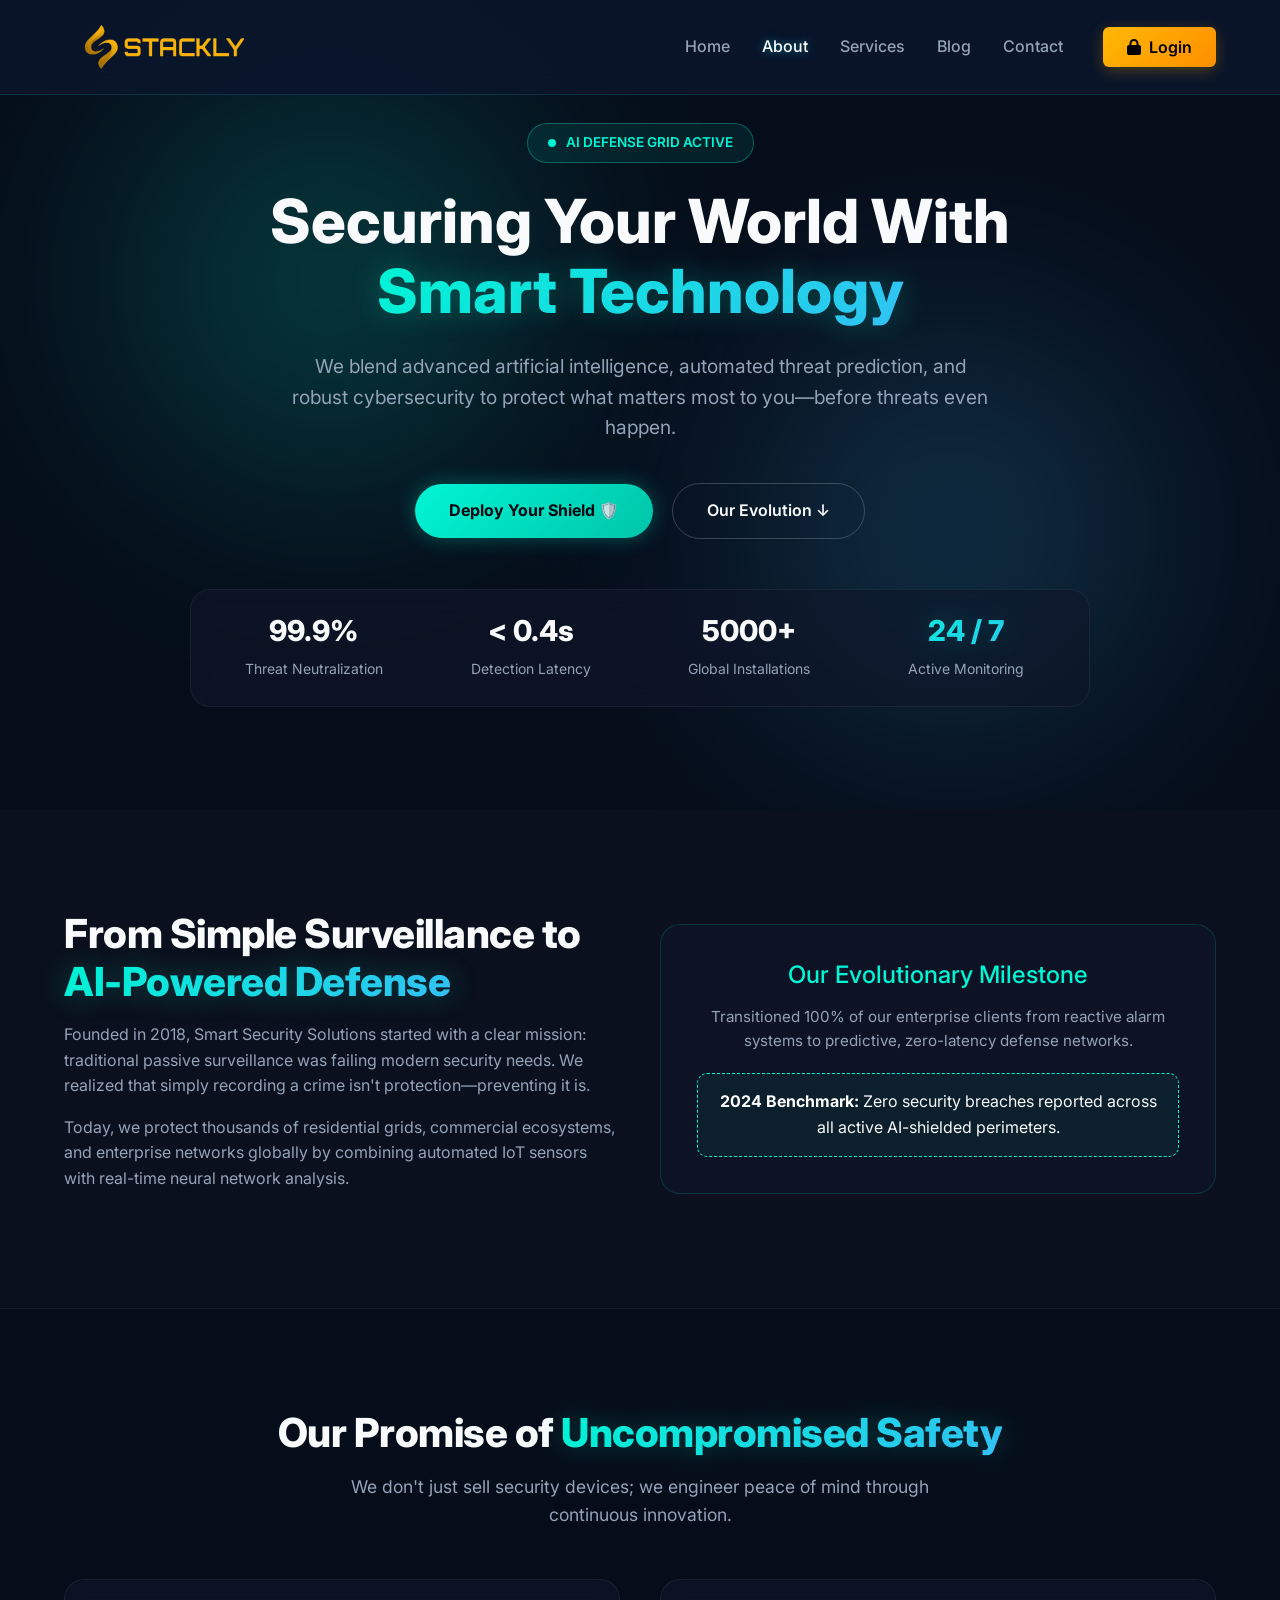
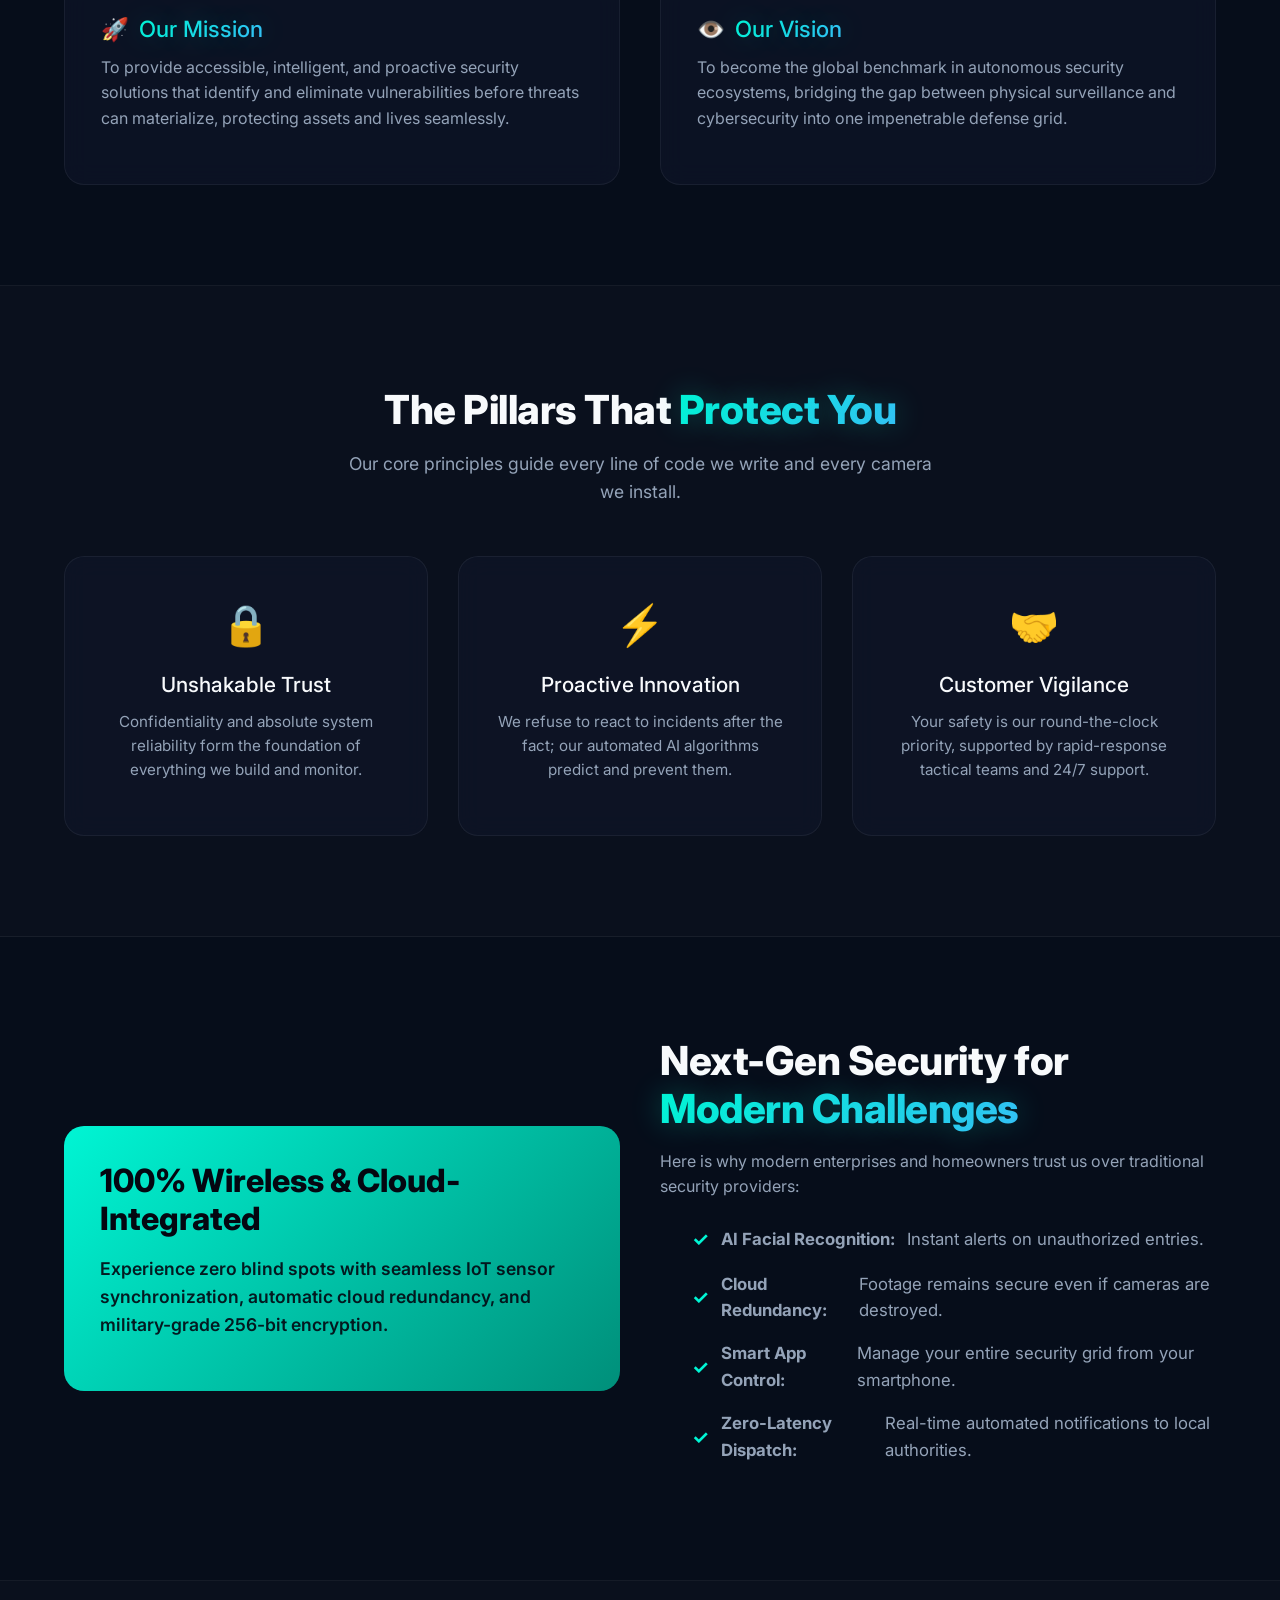
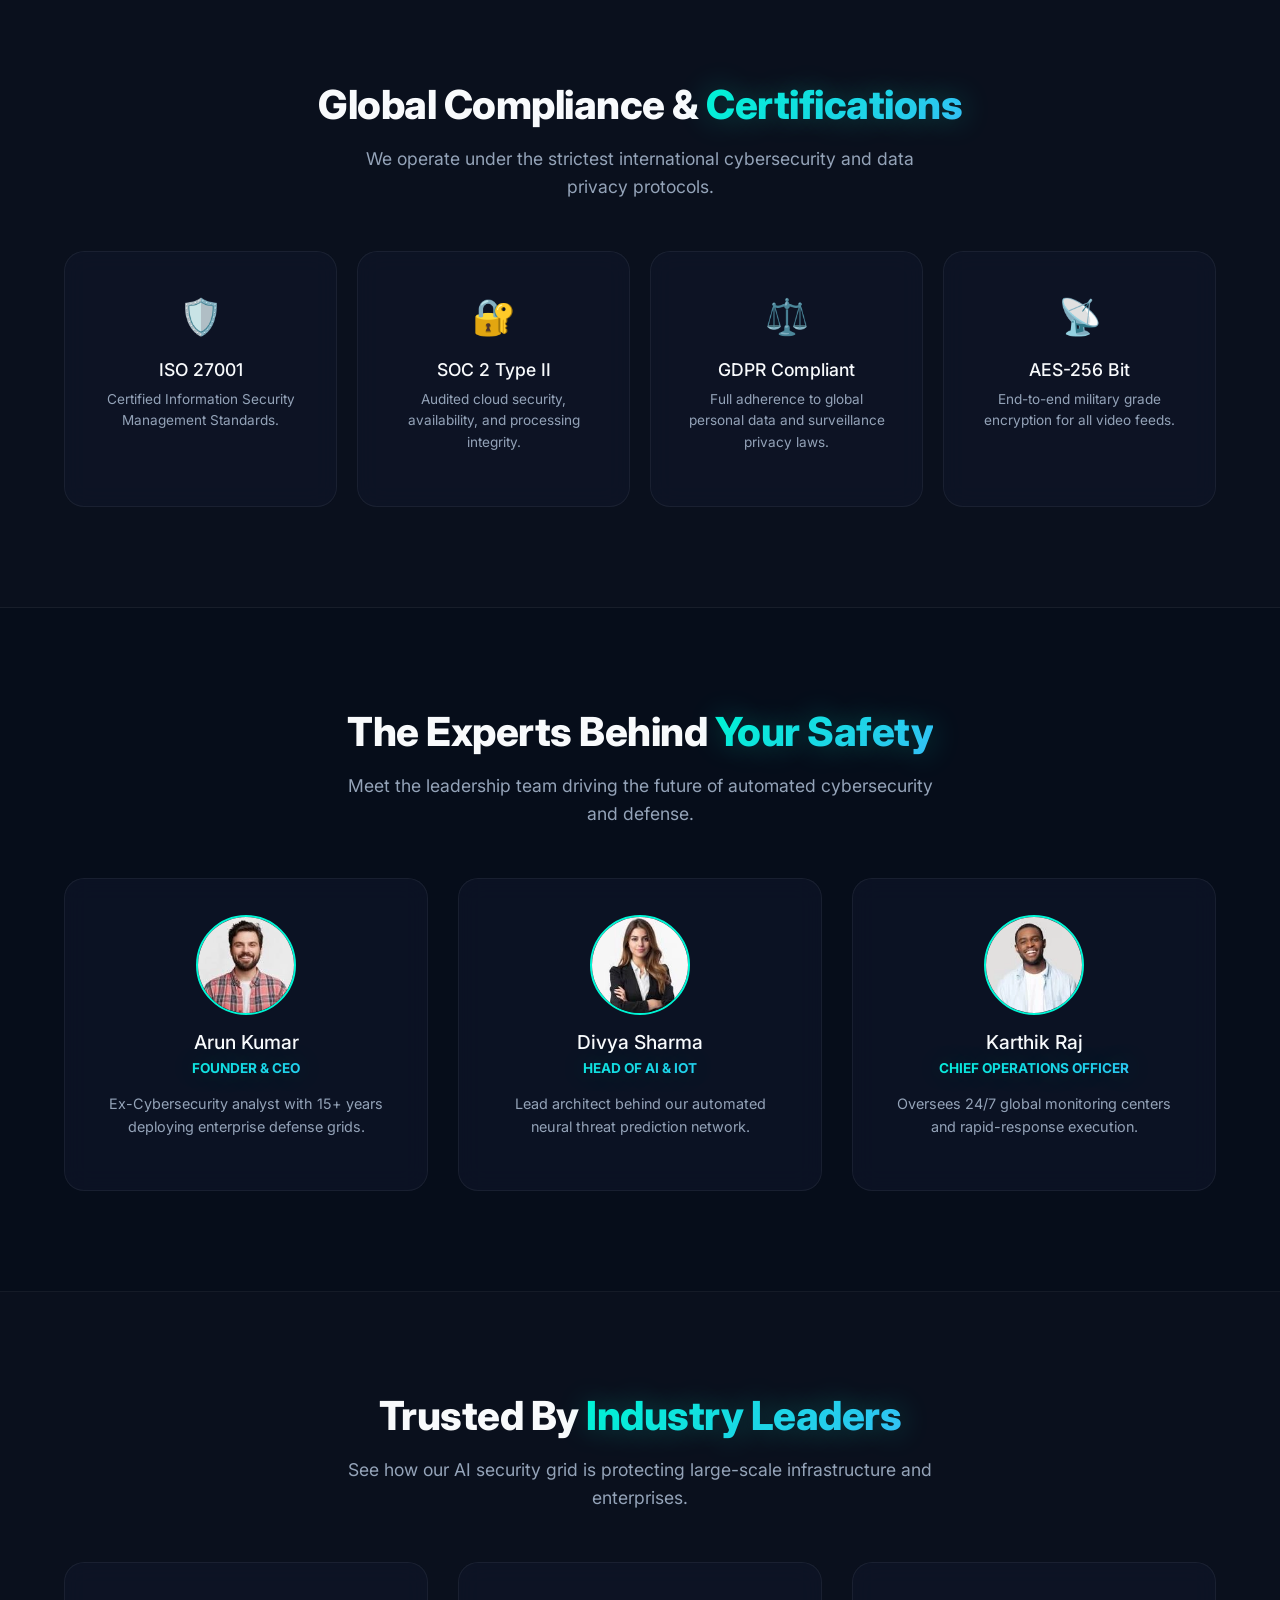
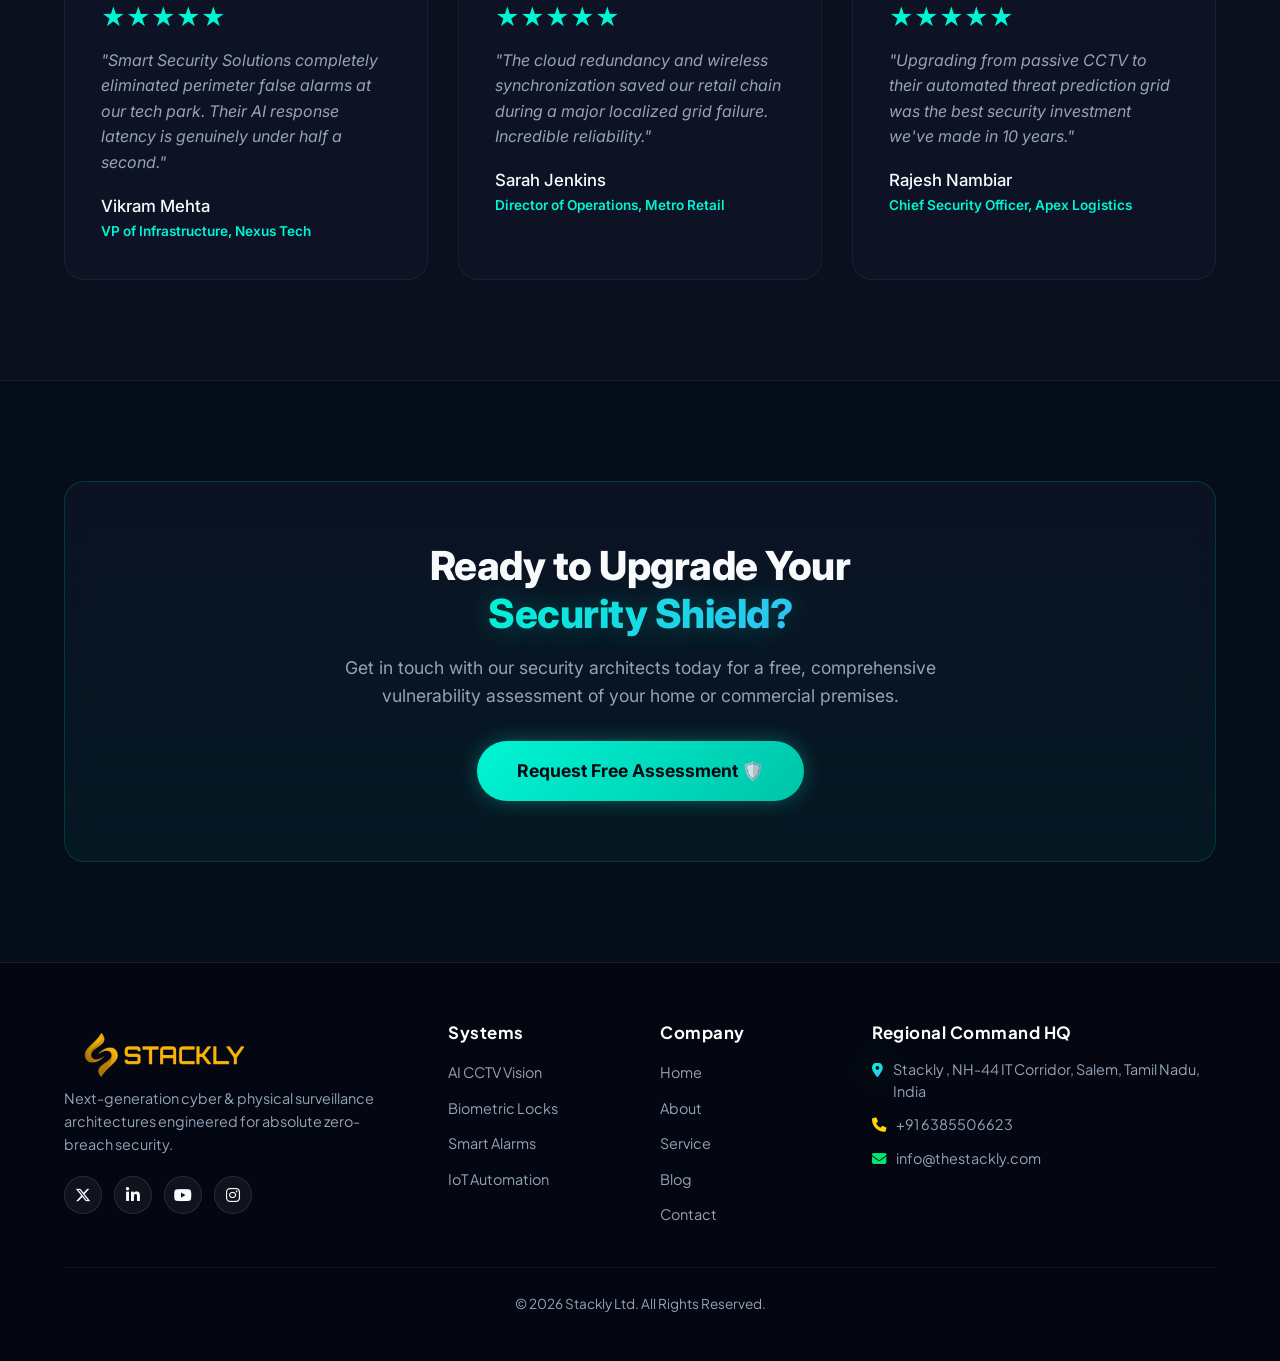
<file: about.html>
<!DOCTYPE html>
<html lang="en">

<head>
    <meta charset="UTF-8">
    <meta name="viewport" content="width=device-width, initial-scale=1.0">
    <title>About </title>

    <link rel="preconnect" href="https://fonts.googleapis.com">
    <link rel="preconnect" href="https://fonts.gstatic.com" crossorigin>
    <link href="https://fonts.googleapis.com/css2?family=Plus+Jakarta+Sans:wght@300;400;600;700;800&display=swap"
        rel="stylesheet">

    <link rel="stylesheet" href="https://unpkg.com/aos@next/dist/aos.css" />

    <link href="https://fonts.googleapis.com/css2?family=Inter:wght@400;500;600;700&display=swap" rel="stylesheet">

    <link href="https://cdn.jsdelivr.net/npm/bootstrap@5.3.2/dist/css/bootstrap.min.css" rel="stylesheet">

    <link rel="stylesheet" href="https://cdnjs.cloudflare.com/ajax/libs/font-awesome/6.4.2/css/all.min.css">

    <link rel="stylesheet" href="about.css">
    <link rel="stylesheet" href="smart.css">
</head>

<body>

    <nav class="navbar navbar-expand-lg fixed-top custom-navbar">
        <div class="container">

            <a href="index.html" class="logo-container">
                <img src="./asset/yellow_logo (2).webp" alt="Company Logo" class="logo-img">
            </a>


            <button class="navbar-toggler custom-toggler shadow-none" type="button" data-bs-toggle="collapse"
                data-bs-target="#navbarNav" aria-controls="navbarNav" aria-expanded="false"
                aria-label="Toggle navigation">
                <i class="fa-solid fa-bars text-info fs-4"></i>
            </button>


            <div class="collapse navbar-collapse" id="navbarNav">
                <ul class="navbar-nav ms-auto align-items-lg-center">
                    <li class="nav-item">
                        <a class="nav-link px-3" href="index.html">Home</a>
                    </li>
                    <li class="nav-item">
                        <a class="nav-link active px-3" href="about.html">About</a>
                    </li>
                    <li class="nav-item">
                        <a class="nav-link px-3" href="services.html">Services</a>
                    </li>
                    <li class="nav-item">
                        <a class="nav-link px-3" href="blog.html">Blog</a>
                    </li>
                    <li class="nav-item">
                        <a class="nav-link px-3" href="contact.html">Contact</a>
                    </li>

                    <li class="nav-item ms-lg-4 mt-3 mt-lg-0">
                        <a href="login.html" class="btn btn-login px-4 py-2 text-center d-block">
                            <i class="fa-solid fa-lock me-2"></i>Login
                        </a>
                    </li>
                </ul>
            </div>
        </div>
    </nav>

    <section class="hero-section">
        <div class="glow-orb orb-1"></div>
        <div class="glow-orb orb-2"></div>

        <div class="container" style="position: relative; z-index: 1;" data-aos="zoom-out" data-aos-duration="1000">
            <div class="pulse-badge">
                <span class="pulse-dot"></span>
                <span>AI DEFENSE GRID ACTIVE</span>
            </div>

            <h1 class="hero-title">
                Securing Your World With <br>
                <span class="text-accent">Smart Technology</span>
            </h1>

            <p class="hero-lead">
                We blend advanced artificial intelligence, automated threat prediction, and robust cybersecurity to
                protect what matters most to you—before threats even happen.
            </p>

            <div style="margin-bottom: 50px;" data-aos="fade-up" data-aos-delay="200">
                <a href="404.html" class="btn-cyber" style="margin-right: 15px;">Deploy Your Shield 🛡️</a>
                <a href="404.html" class="btn-ghost">Our Evolution ↓</a>
            </div>

            <div class="glass-card grid-4" style="padding: 24px; max-width: 900px; margin: 0 auto;" data-aos="fade-up"
                data-aos-delay="400">
                <div>
                    <h3 style="font-size: 1.8rem; font-weight: 800;">99.9%</h3>
                    <small style="color: var(--text-muted);">Threat Neutralization</small>
                </div>
                <div>
                    <h3 style="font-size: 1.8rem; font-weight: 800;">&lt; 0.4s</h3>
                    <small style="color: var(--text-muted);">Detection Latency</small>
                </div>
                <div>
                    <h3 style="font-size: 1.8rem; font-weight: 800;">5000+</h3>
                    <small style="color: var(--text-muted);">Global Installations</small>
                </div>
                <div>
                    <h3 style="font-size: 1.8rem; font-weight: 800;" class="text-accent">24 / 7</h3>
                    <small style="color: var(--text-muted);">Active Monitoring</small>
                </div>
            </div>
        </div>
    </section>

    <section id="story" class="section-padding bg-alternate">
        <div class="container grid-2">
            <div data-aos="fade-up" data-aos-duration="1000">
                <h2 class="section-heading">From Simple Surveillance to <br><span class="text-accent">AI-Powered
                        Defense</span></h2>
                <p style="color: var(--text-muted); margin-bottom: 16px;">
                    Founded in 2018, Smart Security Solutions started with a clear mission: traditional passive
                    surveillance was failing modern security needs. We realized that simply recording a crime isn't
                    protection—preventing it is.
                </p>
                <p style="color: var(--text-muted);">
                    Today, we protect thousands of residential grids, commercial ecosystems, and enterprise networks
                    globally by combining automated IoT sensors with real-time neural network analysis.
                </p>
            </div>
            <div data-aos="fade-up" data-aos-duration="1000">
                <div class="glass-card text-center" style="border-color: var(--border-glow);">
                    <h3 style="font-size: 1.5rem; margin-bottom: 15px; color: var(--accent-teal);">Our Evolutionary
                        Milestone</h3>
                    <p style="color: var(--text-muted); font-size: 0.95rem; margin-bottom: 20px;">
                        Transitioned 100% of our enterprise clients from reactive alarm systems to predictive,
                        zero-latency defense networks.
                    </p>
                    <div
                        style="padding: 15px; background: rgba(0, 245, 212, 0.05); border-radius: 10px; border: 1px dashed var(--accent-teal);">
                        <strong style="color: #fff;">2024 Benchmark:</strong> Zero security breaches reported across all
                        active AI-shielded perimeters.
                    </div>
                </div>
            </div>
        </div>
    </section>

    <section class="section-padding">
        <div class="container text-center">
            <h2 class="section-heading" data-aos="zoom-in">Our Promise of <span class="text-accent">Uncompromised
                    Safety</span></h2>
            <p class="section-subtext" data-aos="fade-up" data-aos-delay="100">We don't just sell security devices; we
                engineer peace of mind through continuous innovation.</p>

            <div class="grid-2" style="text-align: left;">
                <div class="glass-card" data-aos="zoom-in" data-aos-delay="200">
                    <h3 style="font-size: 1.4rem; margin-bottom: 12px; display: flex; align-items: center; gap: 10px;">
                        <span>🚀</span> <span class="text-accent">Our Mission</span>
                    </h3>
                    <p style="color: var(--text-muted);">
                        To provide accessible, intelligent, and proactive security solutions that identify and eliminate
                        vulnerabilities before threats can materialize, protecting assets and lives seamlessly.
                    </p>
                </div>
                <div class="glass-card" data-aos="zoom-in" data-aos-delay="400">
                    <h3 style="font-size: 1.4rem; margin-bottom: 12px; display: flex; align-items: center; gap: 10px;">
                        <span>👁️</span> <span class="text-accent">Our Vision</span>
                    </h3>
                    <p style="color: var(--text-muted);">
                        To become the global benchmark in autonomous security ecosystems, bridging the gap between
                        physical surveillance and cybersecurity into one impenetrable defense grid.
                    </p>
                </div>
            </div>
        </div>
    </section>

    <section class="section-padding bg-alternate">
        <div class="container text-center">
            <h2 class="section-heading" data-aos="fade-up">The Pillars That <span class="text-accent">Protect You</span>
            </h2>
            <p class="section-subtext" data-aos="fade-up" data-aos-delay="100">Our core principles guide every line of
                code we write and every camera we install.</p>

            <div class="grid-3">
                <div class="glass-card" data-aos="fade-up" data-aos-delay="150">
                    <div style="font-size: 2.5rem; margin-bottom: 16px;">🔒</div>
                    <h4 style="font-size: 1.3rem; margin-bottom: 12px;">Unshakable Trust</h4>
                    <p style="color: var(--text-muted); font-size: 0.95rem;">Confidentiality and absolute system
                        reliability form the foundation of everything we build and monitor.</p>
                </div>
                <div class="glass-card" data-aos="fade-up" data-aos-delay="300">
                    <div style="font-size: 2.5rem; margin-bottom: 16px;">⚡</div>
                    <h4 style="font-size: 1.3rem; margin-bottom: 12px;">Proactive Innovation</h4>
                    <p style="color: var(--text-muted); font-size: 0.95rem;">We refuse to react to incidents after the
                        fact; our automated AI algorithms predict and prevent them.</p>
                </div>
                <div class="glass-card" data-aos="fade-up" data-aos-delay="450">
                    <div style="font-size: 2.5rem; margin-bottom: 16px;">🤝</div>
                    <h4 style="font-size: 1.3rem; margin-bottom: 12px;">Customer Vigilance</h4>
                    <p style="color: var(--text-muted); font-size: 0.95rem;">Your safety is our round-the-clock
                        priority, supported by rapid-response tactical teams and 24/7 support.</p>
                </div>
            </div>
        </div>
    </section>

    <section class="section-padding">
        <div class="container grid-2">
            <div data-aos="flip-up" data-aos-duration="1000">
                <div class="glass-card"
                    style="background: linear-gradient(135deg, #00F5D4, #008f7a); color: #040711; border: none;">
                    <h3 style="font-size: 2rem; font-weight: 800; margin-bottom: 16px;">100% Wireless & Cloud-Integrated
                    </h3>
                    <p style="font-weight: 600; font-size: 1.1rem; opacity: 0.9;">
                        Experience zero blind spots with seamless IoT sensor synchronization, automatic cloud
                        redundancy, and military-grade 256-bit encryption.
                    </p>
                </div>
            </div>
            <div data-aos="fade-up" data-aos-duration="1000">
                <h2 class="section-heading">Next-Gen Security for <br><span class="text-accent">Modern Challenges</span>
                </h2>
                <p style="color: var(--text-muted);">Here is why modern enterprises and homeowners trust us over
                    traditional security providers:</p>
                <ul class="feature-list">
                    <li data-aos="fade-up" data-aos-delay="100"><span class="check-icon">✓</span> <strong>AI Facial
                            Recognition:</strong> Instant alerts on unauthorized entries.</li>
                    <li data-aos="fade-up" data-aos-delay="200"><span class="check-icon">✓</span> <strong>Cloud
                            Redundancy:</strong> Footage remains secure even if cameras are destroyed.</li>
                    <li data-aos="fade-up" data-aos-delay="300"><span class="check-icon">✓</span> <strong>Smart App
                            Control:</strong> Manage your entire security grid from your smartphone.</li>
                    <li data-aos="fade-up" data-aos-delay="400"><span class="check-icon">✓</span> <strong>Zero-Latency
                            Dispatch:</strong> Real-time automated notifications to local authorities.</li>
                </ul>
            </div>
        </div>
    </section>

    <section class="section-padding bg-alternate">
        <div class="container text-center">
            <h2 class="section-heading" data-aos="fade-up">Global Compliance & <span
                    class="text-accent">Certifications</span></h2>
            <p class="section-subtext" data-aos="fade-up" data-aos-delay="100">We operate under the strictest
                international cybersecurity and data privacy protocols.</p>

            <div class="grid-4">
                <div class="glass-card text-center" data-aos="zoom-in" data-aos-delay="100">
                    <div class="cert-icon">🛡️</div>
                    <h4 style="font-size: 1.1rem; margin-bottom: 8px;">ISO 27001</h4>
                    <p style="color: var(--text-muted); font-size: 0.85rem;">Certified Information Security Management
                        Standards.</p>
                </div>
                <div class="glass-card text-center" data-aos="zoom-in" data-aos-delay="200">
                    <div class="cert-icon">🔐</div>
                    <h4 style="font-size: 1.1rem; margin-bottom: 8px;">SOC 2 Type II</h4>
                    <p style="color: var(--text-muted); font-size: 0.85rem;">Audited cloud security, availability, and
                        processing integrity.</p>
                </div>
                <div class="glass-card text-center" data-aos="zoom-in" data-aos-delay="300">
                    <div class="cert-icon">⚖️</div>
                    <h4 style="font-size: 1.1rem; margin-bottom: 8px;">GDPR Compliant</h4>
                    <p style="color: var(--text-muted); font-size: 0.85rem;">Full adherence to global personal data and
                        surveillance privacy laws.</p>
                </div>
                <div class="glass-card text-center" data-aos="zoom-in" data-aos-delay="400">
                    <div class="cert-icon">📡</div>
                    <h4 style="font-size: 1.1rem; margin-bottom: 8px;">AES-256 Bit</h4>
                    <p style="color: var(--text-muted); font-size: 0.85rem;">End-to-end military grade encryption for
                        all video feeds.</p>
                </div>
            </div>
        </div>
    </section>

    <section class="section-padding">
        <div class="container text-center">
            <h2 class="section-heading" data-aos="fade-up">The Experts Behind <span class="text-accent">Your
                    Safety</span></h2>
            <p class="section-subtext" data-aos="fade-up" data-aos-delay="100">Meet the leadership team driving the
                future of automated cybersecurity and defense.</p>

            <div class="grid-3">
                <div class="glass-card text-center" data-aos="fade-up" data-aos-delay="150">
                    <img src="asset/m1 (2).webp" alt="CEO" class="team-img">
                    <h4 style="font-size: 1.2rem; margin-bottom: 4px;">Arun Kumar</h4>
                    <span class="text-accent"
                        style="font-size: 0.85rem; font-weight: 700; display: block; margin-bottom: 12px;">FOUNDER &
                        CEO</span>
                    <p style="color: var(--text-muted); font-size: 0.9rem;">Ex-Cybersecurity analyst with 15+ years
                        deploying enterprise defense grids.</p>
                </div>
                <div class="glass-card text-center" data-aos="fade-up" data-aos-delay="300">
                    <img src="asset/w1.webp" alt="CTO" class="team-img">
                    <h4 style="font-size: 1.2rem; margin-bottom: 4px;">Divya Sharma</h4>
                    <span class="text-accent"
                        style="font-size: 0.85rem; font-weight: 700; display: block; margin-bottom: 12px;">HEAD OF AI &
                        IOT</span>
                    <p style="color: var(--text-muted); font-size: 0.9rem;">Lead architect behind our automated neural
                        threat prediction network.</p>
                </div>
                <div class="glass-card text-center" data-aos="fade-up" data-aos-delay="450">
                    <img src="asset/m2 (2).webp" alt="COO" class="team-img">
                    <h4 style="font-size: 1.2rem; margin-bottom: 4px;">Karthik Raj</h4>
                    <span class="text-accent"
                        style="font-size: 0.85rem; font-weight: 700; display: block; margin-bottom: 12px;">CHIEF
                        OPERATIONS OFFICER</span>
                    <p style="color: var(--text-muted); font-size: 0.9rem;">Oversees 24/7 global monitoring centers and
                        rapid-response execution.</p>
                </div>
            </div>
        </div>
    </section>

    <section class="section-padding bg-alternate">
        <div class="container text-center">
            <h2 class="section-heading" data-aos="fade-up">Trusted By <span class="text-accent">Industry Leaders</span>
            </h2>
            <p class="section-subtext" data-aos="fade-up" data-aos-delay="100">See how our AI security grid is
                protecting large-scale infrastructure and enterprises.</p>

            <div class="grid-3" style="text-align: left;">
                <div class="glass-card" data-aos="fade-up" data-aos-delay="100">
                    <div style="color: #00F5D4; font-size: 1.5rem; margin-bottom: 10px;">★★★★★</div>
                    <p class="testimonial-quote">"Smart Security Solutions completely eliminated perimeter false alarms
                        at our tech park. Their AI response latency is genuinely under half a second."</p>
                    <h5 style="font-size: 1.05rem; margin-bottom: 2px;">Vikram Mehta</h5>
                    <span class="author-role">VP of Infrastructure, Nexus Tech</span>
                </div>
                <div class="glass-card" data-aos="fade-up" data-aos-delay="200">
                    <div style="color: #00F5D4; font-size: 1.5rem; margin-bottom: 10px;">★★★★★</div>
                    <p class="testimonial-quote">"The cloud redundancy and wireless synchronization saved our retail
                        chain during a major localized grid failure. Incredible reliability."</p>
                    <h5 style="font-size: 1.05rem; margin-bottom: 2px;">Sarah Jenkins</h5>
                    <span class="author-role">Director of Operations, Metro Retail</span>
                </div>
                <div class="glass-card" data-aos="fade-up" data-aos-delay="300">
                    <div style="color: #00F5D4; font-size: 1.5rem; margin-bottom: 10px;">★★★★★</div>
                    <p class="testimonial-quote">"Upgrading from passive CCTV to their automated threat prediction grid
                        was the best security investment we've made in 10 years."</p>
                    <h5 style="font-size: 1.05rem; margin-bottom: 2px;">Rajesh Nambiar</h5>
                    <span class="author-role">Chief Security Officer, Apex Logistics</span>
                </div>
            </div>
        </div>
    </section>

    <section class="section-padding text-center" style="border-bottom: none;">
        <div class="container" data-aos="zoom-in-up" data-aos-duration="1000">
            <div class="glass-card"
                style="padding: 60px 20px; border-color: var(--border-glow); background: linear-gradient(180deg, var(--bg-card), rgba(0, 245, 212, 0.05));">
                <h2 class="section-heading">Ready to Upgrade Your <br><span class="text-accent">Security Shield?</span>
                </h2>
                <p style="color: var(--text-muted); max-width: 600px; margin: 0 auto 30px auto; font-size: 1.1rem;">
                    Get in touch with our security architects today for a free, comprehensive vulnerability assessment
                    of your home or commercial premises.
                </p>
                <a href="404.html" class="btn-cyber" style="padding: 16px 40px; font-size: 1.1rem;">Request Free
                    Assessment 🛡️</a>
            </div>
        </div>
    </section>


   
            <footer class="custom-footer" data-aos="fade-up" data-aos-duration="800" data-aos-delay="400">
                <div class="container">

                    <div class="footer-grid">


                        <div class="footer-col">
                            <a href="index.html" class="logo-container">
                                <img src="./asset/yellow_logo (2).webp" alt="Company Logo" class="logo-img">
                            </a>
                            <p class="footer-desc">
                                Next-generation cyber & physical surveillance architectures engineered for absolute
                                zero-breach security.
                            </p>
                            <div class="social-icons-group">
                                <a href="404.html" class="social-icon" aria-label="Twitter"><i
                                        class="fa-brands fa-x-twitter"></i></a>
                                <a href="404.html" class="social-icon" aria-label="LinkedIn"><i
                                        class="fa-brands fa-linkedin-in"></i></a>
                                <a href="404.html" class="social-icon" aria-label="YouTube"><i
                                        class="fa-brands fa-youtube"></i></a>
                                <a href="404.html" class="social-icon" aria-label="Instagram"><i
                                        class="fa-brands fa-instagram"></i></a>
                            </div>
                        </div>


                        <div class="footer-col">
                            <h6 class="footer-heading">Systems</h6>
                            <ul class="footer-links-list">
                                <li><a href="404.html" class="footer-link">AI CCTV Vision</a></li>
                                <li><a href="404.html" class="footer-link">Biometric Locks</a></li>
                                <li><a href="404.html" class="footer-link">Smart Alarms</a></li>
                                <li><a href="404.html" class="footer-link">IoT Automation</a></li>
                            </ul>
                        </div>


                        <div class="footer-col">
                            <h6 class="footer-heading">Company</h6>
                            <ul class="footer-links-list">
                                <li><a href="index.html" class="footer-link">Home</a></li>
                                <li><a href="about.html" class="footer-link">About</a></li>
                                <li><a href="services.html" class="footer-link">Service</a></li>
                                <li><a href="blog.html" class="footer-link">Blog</a></li>
                                <li><a href="contact.html" class="footer-link">Contact</a></li>
                            </ul>
                        </div>


                        <div class="footer-col">
                            <h6 class="footer-heading">Regional Command HQ</h6>
                            <ul class="footer-contact-list">
                                <li class="footer-contact-item">
                                    <i class="fa-solid fa-location-dot text-accent"></i>
                                    <span>Stackly , NH-44 IT Corridor, Salem, Tamil Nadu, India</span>
                                </li>
                                <li class="footer-contact-item">
                                    <i class="fa-solid fa-phone" style="color: #FFD700;"></i>
                                    <span>+91 6385506623</span>
                                </li>
                                <li class="footer-contact-item">
                                    <i class="fa-solid fa-envelope" style="color: #00E676;"></i>
                                    <span> info@thestackly.com</span>
                                </li>
                            </ul>
                        </div>

                    </div>


                    <div class="footer-bottom">
                        <p>&copy; 2026 Stackly Ltd. All Rights Reserved.  
                        </p>
                    </div>

                </div>
            </footer>
                <script src="https://cdn.jsdelivr.net/npm/bootstrap@5.3.2/dist/js/bootstrap.bundle.min.js"></script>

    <script src="https://unpkg.com/aos@next/dist/aos.js"></script>
    <script>
        AOS.init({
            once: true,      // Animations happen only once while scrolling down
            offset: 80,      // Trigger animation 80px before element enters viewport
            duration: 800,   // Default animation duration
            easing: 'ease-out-cubic'
        });
    </script>
    <script src="main.js"></script>
</body>

</html>
</file>
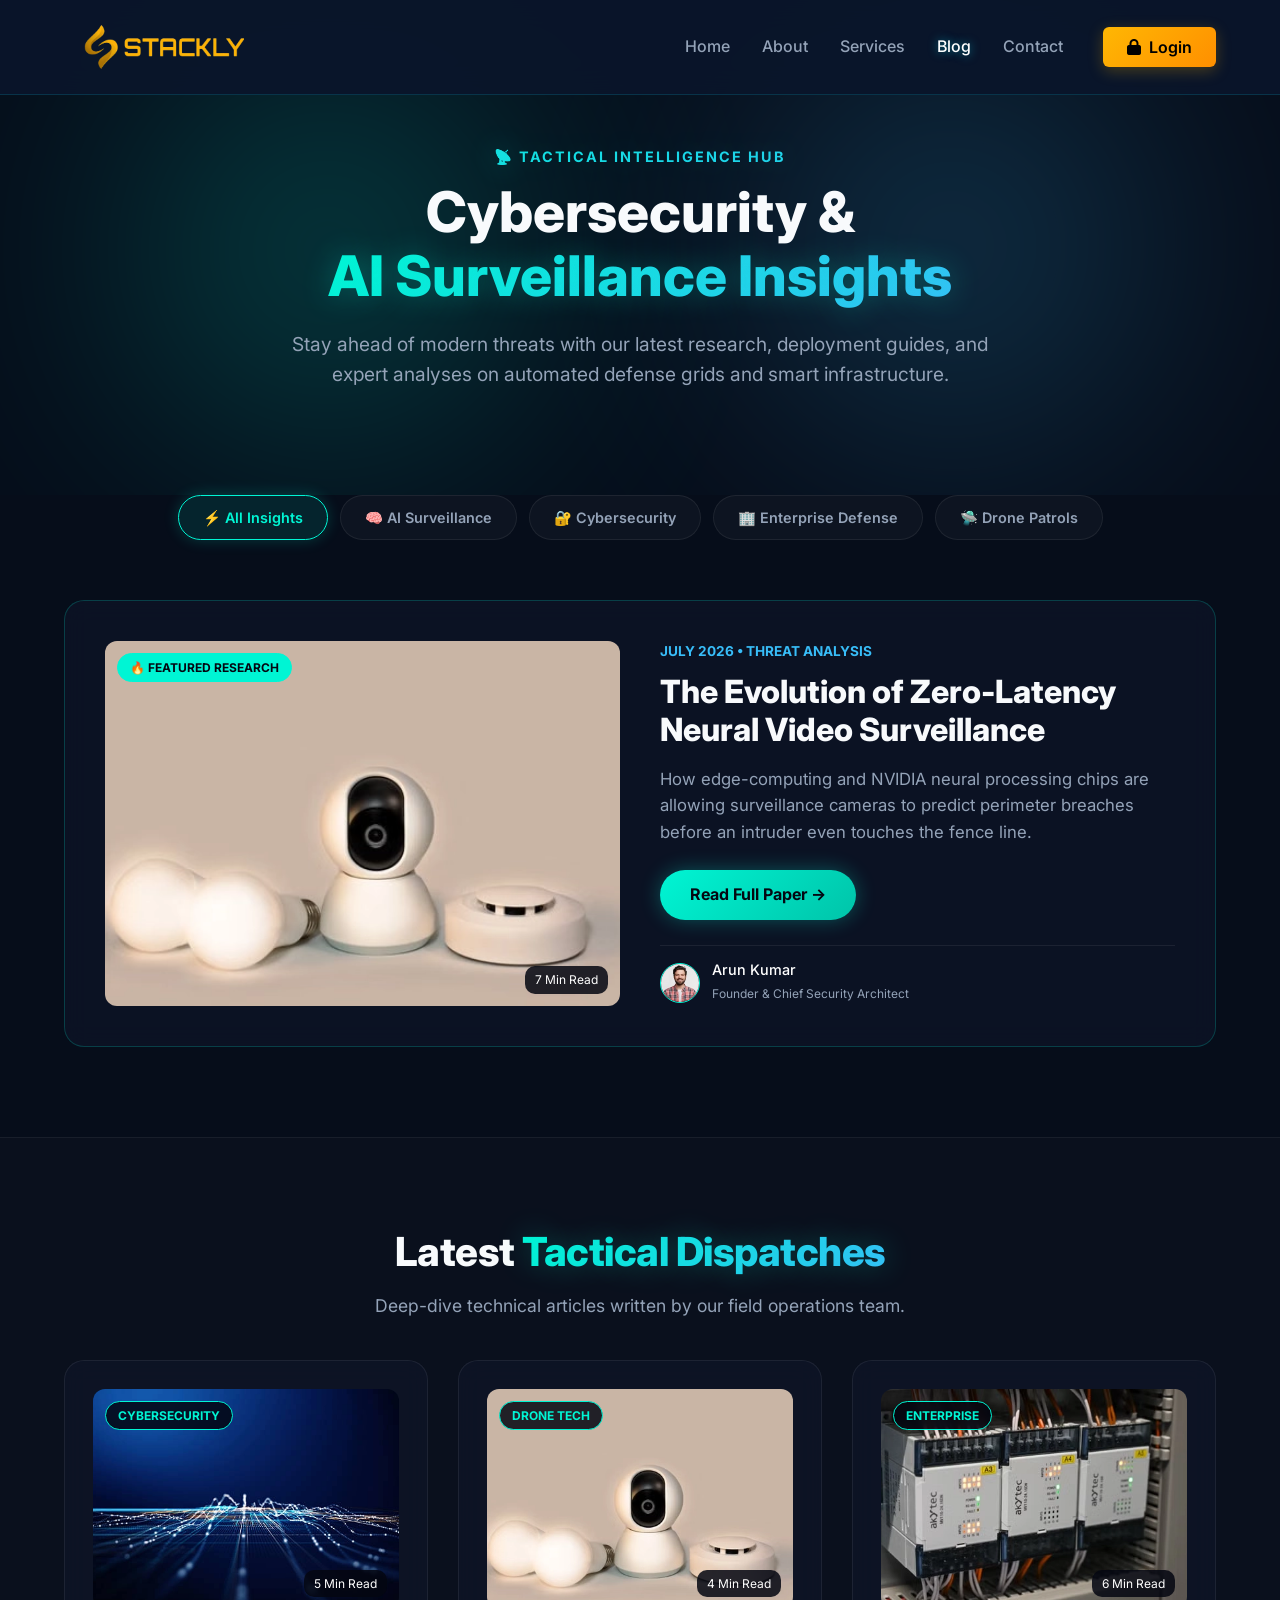
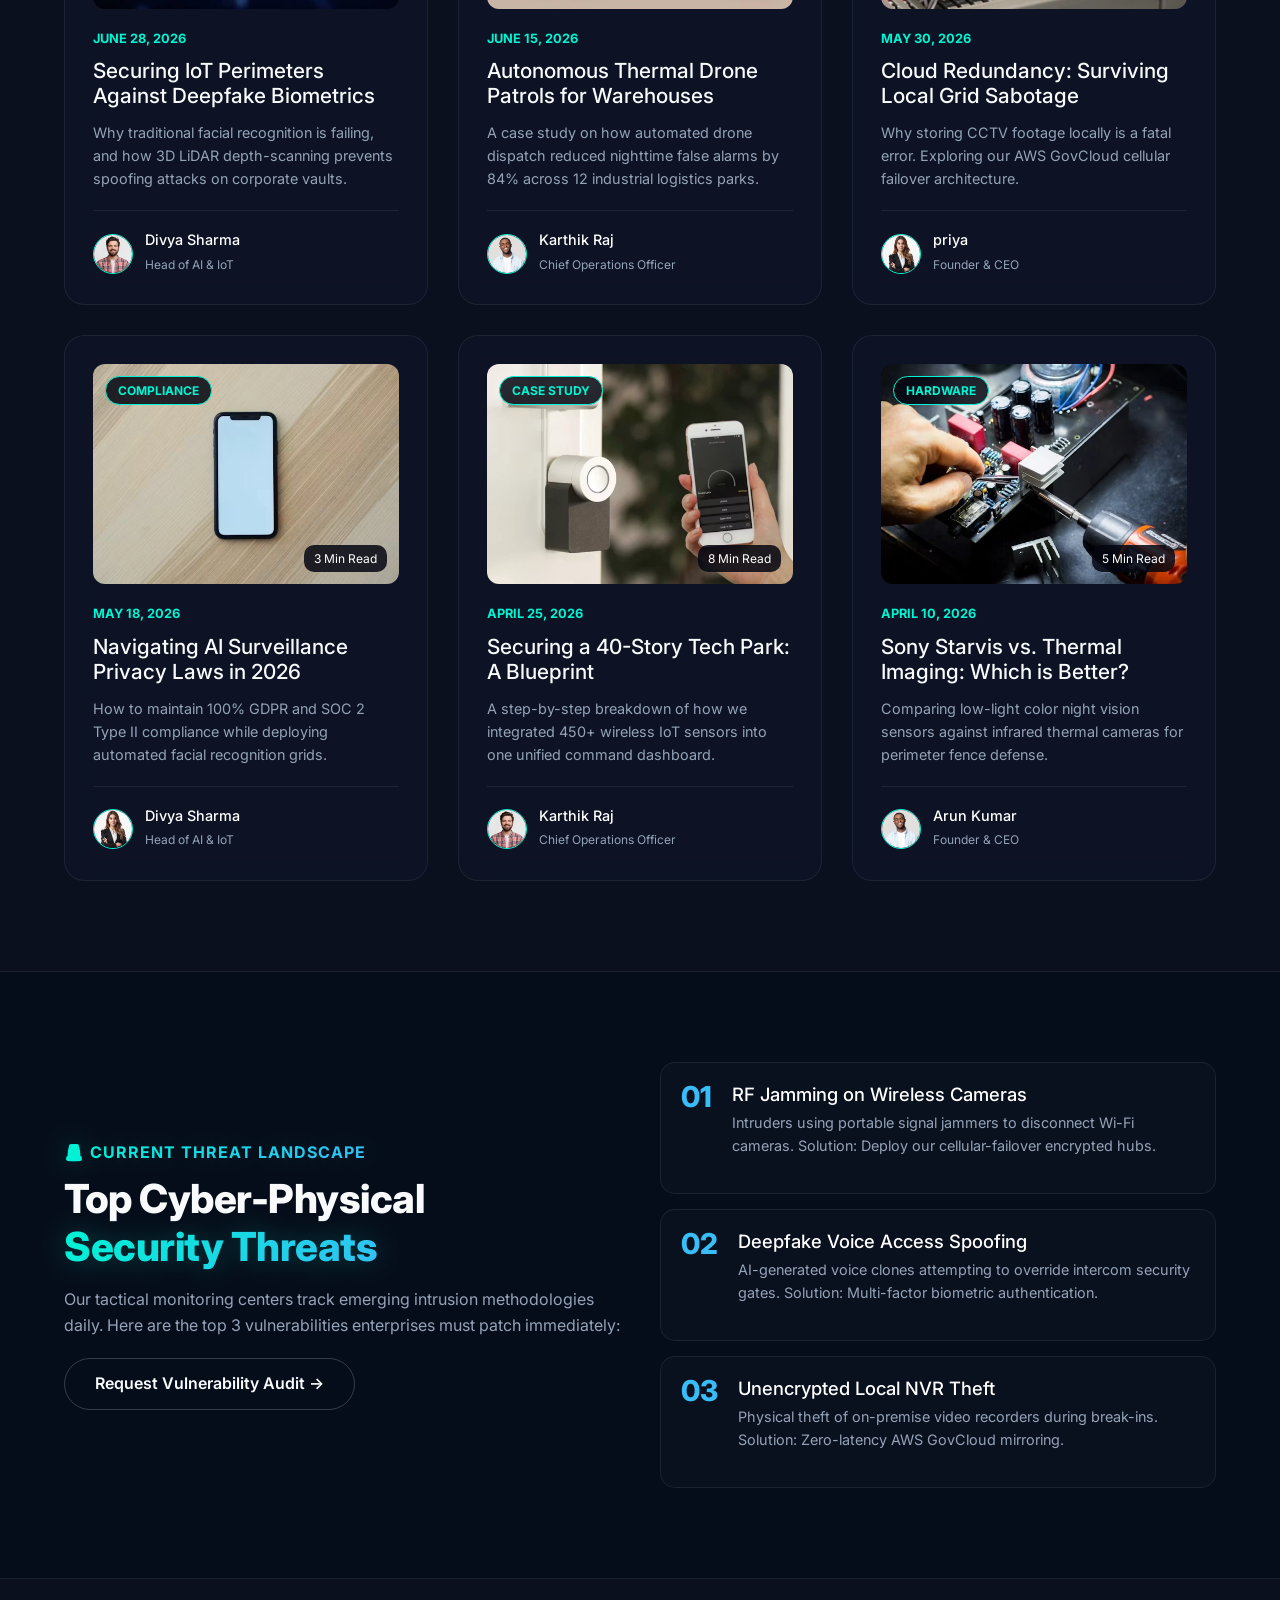
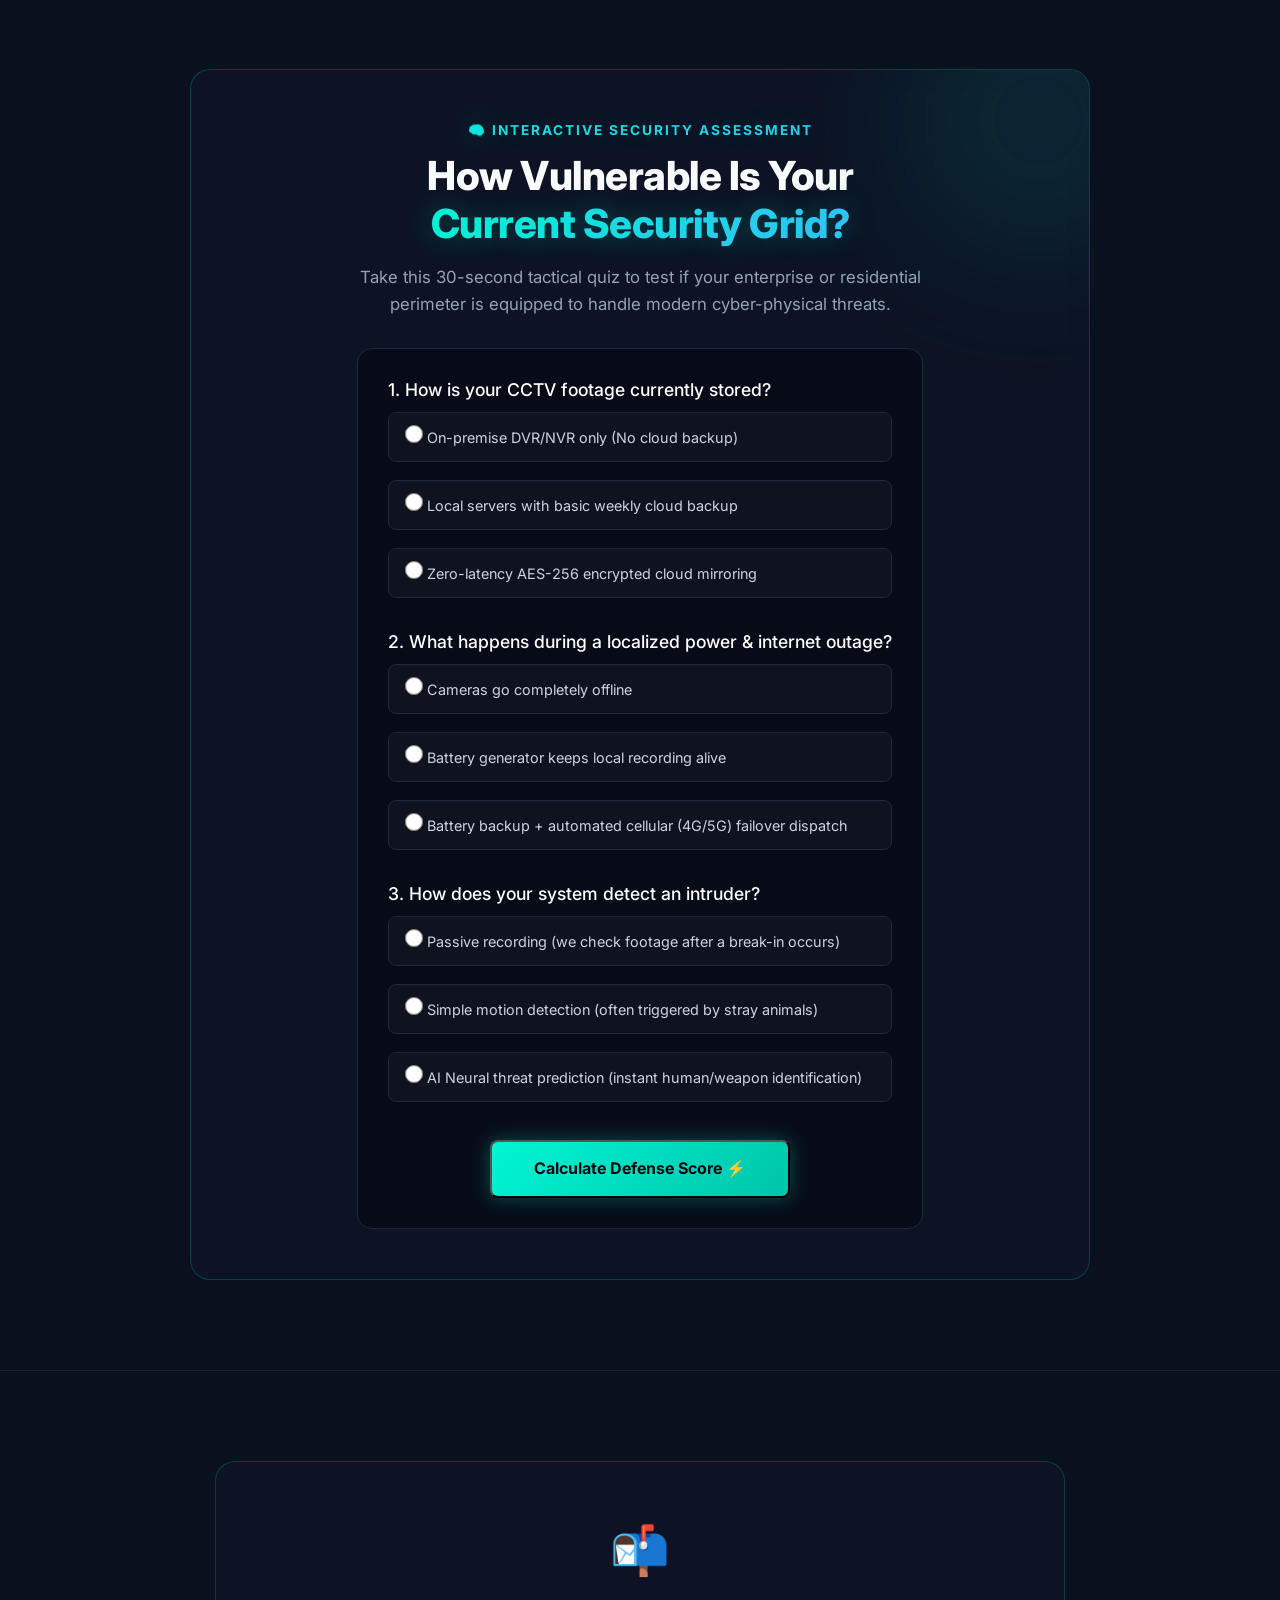
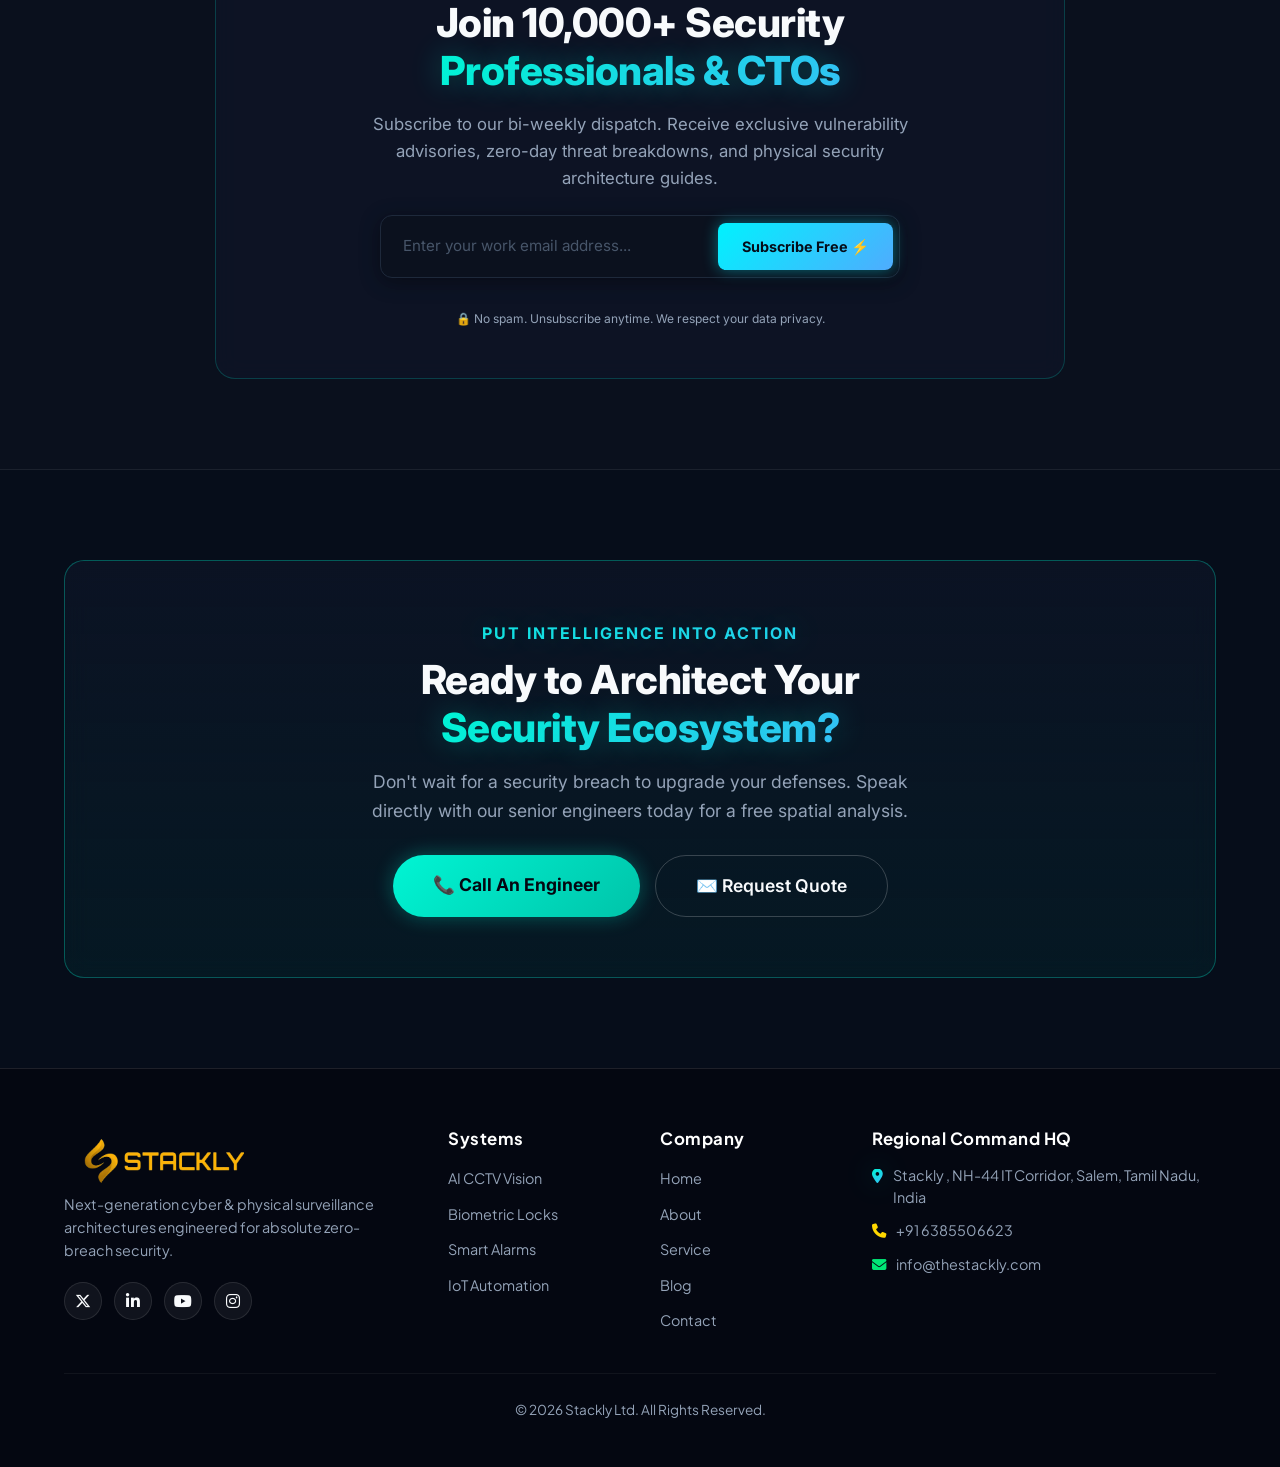
<file: blog.html>
<!DOCTYPE html>
<html lang="en">

<head>
    <meta charset="UTF-8">
    <meta name="viewport" content="width=device-width, initial-scale=1.0">
    <title>Blog </title>


    <link rel="preconnect" href="https://fonts.googleapis.com">
    <link rel="preconnect" href="https://fonts.gstatic.com" crossorigin>
    <link href="https://fonts.googleapis.com/css2?family=Plus+Jakarta+Sans:wght@300;400;600;700;800&display=swap"
        rel="stylesheet">


    <link rel="stylesheet" href="https://unpkg.com/aos@next/dist/aos.css" />
    <link href="https://fonts.googleapis.com/css2?family=Inter:wght@400;500;600;700&display=swap" rel="stylesheet">

    <link href="https://cdn.jsdelivr.net/npm/bootstrap@5.3.2/dist/css/bootstrap.min.css" rel="stylesheet">

    <link rel="stylesheet" href="https://cdnjs.cloudflare.com/ajax/libs/font-awesome/6.4.2/css/all.min.css">


    <link rel="stylesheet" href="blog.css">
    <link rel="stylesheet" href="smart.css">
</head>

<body>

    <nav class="navbar navbar-expand-lg fixed-top custom-navbar">
        <div class="container">

            <a href="index.html" class="logo-container">
                <img src="./asset/yellow_logo (2).webp" alt="Company Logo" class="logo-img">
            </a>


            <button class="navbar-toggler custom-toggler shadow-none" type="button" data-bs-toggle="collapse"
                data-bs-target="#navbarNav" aria-controls="navbarNav" aria-expanded="false"
                aria-label="Toggle navigation">
                <i class="fa-solid fa-bars text-info fs-4"></i>
            </button>


            <div class="collapse navbar-collapse" id="navbarNav">
                <ul class="navbar-nav ms-auto align-items-lg-center">
                    <li class="nav-item">
                        <a class="nav-link px-3" href="index.html">Home</a>
                    </li>
                    <li class="nav-item">
                        <a class="nav-link px-3" href="about.html">About</a>
                    </li>
                    <li class="nav-item">
                        <a class="nav-link px-3" href="services.html">Services</a>
                    </li>
                    <li class="nav-item">
                        <a class="nav-link active px-3" href="blog.html">Blog</a>
                    </li>
                    <li class="nav-item">
                        <a class="nav-link px-3" href="contact.html">Contact</a>
                    </li>

                    <li class="nav-item ms-lg-4 mt-3 mt-lg-0">
                        <a href="login.html" class="btn btn-login px-4 py-2 text-center d-block">
                            <i class="fa-solid fa-lock me-2"></i>Login
                        </a>
                    </li>
                </ul>
            </div>
        </div>
    </nav>


    <section class="hero-section">
        <div class="glow-orb orb-1"></div>
        <div class="glow-orb orb-2"></div>

        <div class="container" style="position: relative; z-index: 1;" data-aos="zoom-out" data-aos-duration="1000">
            <span class="text-accent"
                style="font-weight: 700; letter-spacing: 2px; font-size: 0.9rem; text-transform: uppercase; display: block; margin-bottom: 12px;">
                📡 Tactical Intelligence Hub
            </span>
            <h1 class="hero-title">
                Cybersecurity & <br>
                <span class="text-accent">AI Surveillance Insights</span>
            </h1>
            <p class="hero-lead">
                Stay ahead of modern threats with our latest research, deployment guides, and expert analyses on
                automated defense grids and smart infrastructure.
            </p>
        </div>
    </section>


    <section class="container" data-aos="fade-up" data-aos-delay="100">
        <div class="filter-bar">
            <a href="404.html" class="filter-btn active">⚡ All Insights</a>
            <a href="404.html" class="filter-btn">🧠 AI Surveillance</a>
            <a href="404.html" class="filter-btn">🔐 Cybersecurity</a>
            <a href="404.html" class="filter-btn">🏢 Enterprise Defense</a>
            <a href="404.html" class="filter-btn">🛸 Drone Patrols</a>
        </div>
    </section>


    <section class="section-padding" style="padding-top: 10px;">
        <div class="container">
            <div class="glass-card grid-2" style="padding: 40px; border-color: var(--border-glow);" data-aos="fade-up">
                <div class="blog-img-wrapper" style="height: 100%; min-height: 300px; margin-bottom: 0;">
                    <span class="blog-tag" style="background: var(--accent-teal); color: #040711;">🔥 FEATURED
                        RESEARCH</span>
                    <span class="read-time">7 Min Read</span>
                    <img src="asset/se2.webp" alt="Matrix Cyber Code" class="blog-img">
                </div>
                <div style="display: flex; flex-direction: column; justify-content: center;">
                    <span
                        style="color: var(--accent-blue); font-size: 0.85rem; font-weight: 700; margin-bottom: 10px;">JULY
                        2026 • THREAT ANALYSIS</span>
                    <h2 style="font-size: 2rem; font-weight: 800; line-height: 1.2; margin-bottom: 16px;">
                        The Evolution of Zero-Latency Neural Video Surveillance
                    </h2>
                    <p style="color: var(--text-muted); font-size: 1.05rem; margin-bottom: 24px;">
                        How edge-computing and NVIDIA neural processing chips are allowing surveillance cameras to
                        predict perimeter breaches before an intruder even touches the fence line.
                    </p>
                    <div style="margin-bottom: 25px;">
                        <a href="404.html" class="btn-cyber">Read Full Paper →</a>
                    </div>
                    <div class="author-box" style="padding-top: 15px;">
                        <img src="asset/m1 (2).webp" alt="Arun Kumar" class="author-img">
                        <div class="author-info">
                            <h5 style="color: #fff;">Arun Kumar</h5>
                            <span>Founder & Chief Security Architect</span>
                        </div>
                    </div>
                </div>
            </div>
        </div>
    </section>


    <section class="section-padding bg-alternate">
        <div class="container">
            <div class="text-center">
                <h2 class="section-heading" data-aos="fade-up">Latest <span class="text-accent">Tactical
                        Dispatches</span></h2>
                <p class="section-subtext" data-aos="fade-up" data-aos-delay="100">Deep-dive technical articles written
                    by our field operations team.</p>
            </div>

            <div class="grid-3">

                <div class="glass-card" data-aos="fade-up" data-aos-delay="100">
                    <div class="blog-img-wrapper">
                        <span class="blog-tag">CYBERSECURITY</span>
                        <span class="read-time">5 Min Read</span>
                        <img src="asset/se1.webp" alt="Biometric Lock" class="blog-img">
                    </div>
                    <span style="color: var(--accent-teal); font-size: 0.8rem; font-weight: 700;">JUNE 28, 2026</span>
                    <h3 style="font-size: 1.3rem; margin: 10px 0 12px;">Securing IoT Perimeters Against Deepfake
                        Biometrics</h3>
                    <p style="color: var(--text-muted); font-size: 0.9rem; margin-bottom: 20px;">
                        Why traditional facial recognition is failing, and how 3D LiDAR depth-scanning prevents spoofing
                        attacks on corporate vaults.
                    </p>
                    <div class="author-box">
                        <img src="asset/m1 (2).webp" alt="Divya Sharma" class="author-img">
                        <div class="author-info">
                            <h5 style="color: #fff;">Divya Sharma</h5>
                            <span>Head of AI & IoT</span>
                        </div>
                    </div>
                </div>


                <div class="glass-card" data-aos="fade-up" data-aos-delay="200">
                    <div class="blog-img-wrapper">
                        <span class="blog-tag">DRONE TECH</span>
                        <span class="read-time">4 Min Read</span>
                        <img src="asset/se2.webp" alt="Drone in Sky" class="blog-img">
                    </div>
                    <span style="color: var(--accent-teal); font-size: 0.8rem; font-weight: 700;">JUNE 15, 2026</span>
                    <h3 style="font-size: 1.3rem; margin: 10px 0 12px;">Autonomous Thermal Drone Patrols for Warehouses
                    </h3>
                    <p style="color: var(--text-muted); font-size: 0.9rem; margin-bottom: 20px;">
                        A case study on how automated drone dispatch reduced nighttime false alarms by 84% across 12
                        industrial logistics parks.
                    </p>
                    <div class="author-box">
                        <img src="asset/m2 (2).webp" alt="Karthik Raj" class="author-img">
                        <div class="author-info">
                            <h5 style="color: #fff;">Karthik Raj</h5>
                            <span>Chief Operations Officer</span>
                        </div>
                    </div>
                </div>


                <div class="glass-card" data-aos="fade-up" data-aos-delay="300">
                    <div class="blog-img-wrapper">
                        <span class="blog-tag">ENTERPRISE</span>
                        <span class="read-time">6 Min Read</span>
                        <img src="asset/se3.webp" alt="Server Data Center" class="blog-img">
                    </div>
                    <span style="color: var(--accent-teal); font-size: 0.8rem; font-weight: 700;">MAY 30, 2026</span>
                    <h3 style="font-size: 1.3rem; margin: 10px 0 12px;">Cloud Redundancy: Surviving Local Grid Sabotage
                    </h3>
                    <p style="color: var(--text-muted); font-size: 0.9rem; margin-bottom: 20px;">
                        Why storing CCTV footage locally is a fatal error. Exploring our AWS GovCloud cellular failover
                        architecture.
                    </p>
                    <div class="author-box">
                        <img src="asset/w1.webp" alt="Arun Kumar" class="author-img">
                        <div class="author-info">
                            <h5 style="color: #fff;">priya</h5>
                            <span>Founder & CEO</span>
                        </div>
                    </div>
                </div>
            </div>


            <div class="grid-3" style="margin-top: 30px;">

                <div class="glass-card" data-aos="fade-up" data-aos-delay="100">
                    <div class="blog-img-wrapper">
                        <span class="blog-tag">COMPLIANCE</span>
                        <span class="read-time">3 Min Read</span>
                        <img src="asset/se4.webp" alt="Global Network" class="blog-img">
                    </div>
                    <span style="color: var(--accent-teal); font-size: 0.8rem; font-weight: 700;">MAY 18, 2026</span>
                    <h3 style="font-size: 1.3rem; margin: 10px 0 12px;">Navigating AI Surveillance Privacy Laws in 2026
                    </h3>
                    <p style="color: var(--text-muted); font-size: 0.9rem; margin-bottom: 20px;">
                        How to maintain 100% GDPR and SOC 2 Type II compliance while deploying automated facial
                        recognition grids.
                    </p>
                    <div class="author-box">
                        <img src="asset/w1.webp" alt="Divya Sharma" class="author-img">
                        <div class="author-info">
                            <h5 style="color: #fff;">Divya Sharma</h5>
                            <span>Head of AI & IoT</span>
                        </div>
                    </div>
                </div>


                <div class="glass-card" data-aos="fade-up" data-aos-delay="200">
                    <div class="blog-img-wrapper">
                        <span class="blog-tag">CASE STUDY</span>
                        <span class="read-time">8 Min Read</span>
                        <img src="asset/se5.webp" alt="Smart Skyscrapers" class="blog-img">
                    </div>
                    <span style="color: var(--accent-teal); font-size: 0.8rem; font-weight: 700;">APRIL 25, 2026</span>
                    <h3 style="font-size: 1.3rem; margin: 10px 0 12px;">Securing a 40-Story Tech Park: A Blueprint</h3>
                    <p style="color: var(--text-muted); font-size: 0.9rem; margin-bottom: 20px;">
                        A step-by-step breakdown of how we integrated 450+ wireless IoT sensors into one unified command
                        dashboard.
                    </p>
                    <div class="author-box">
                        <img src="asset/m1 (2).webp" alt="Karthik Raj" class="author-img">
                        <div class="author-info">
                            <h5 style="color: #fff;">Karthik Raj</h5>
                            <span>Chief Operations Officer</span>
                        </div>
                    </div>
                </div>


                <div class="glass-card" data-aos="fade-up" data-aos-delay="300">
                    <div class="blog-img-wrapper">
                        <span class="blog-tag">HARDWARE</span>
                        <span class="read-time">5 Min Read</span>
                        <img src="asset/se6.webp" alt="Microchip Motherboard" class="blog-img">
                    </div>
                    <span style="color: var(--accent-teal); font-size: 0.8rem; font-weight: 700;">APRIL 10, 2026</span>
                    <h3 style="font-size: 1.3rem; margin: 10px 0 12px;">Sony Starvis vs. Thermal Imaging: Which is
                        Better?</h3>
                    <p style="color: var(--text-muted); font-size: 0.9rem; margin-bottom: 20px;">
                        Comparing low-light color night vision sensors against infrared thermal cameras for perimeter
                        fence defense.
                    </p>
                    <div class="author-box">
                        <img src="asset/m2 (2).webp" alt="Arun Kumar" class="author-img">
                        <div class="author-info">
                            <h5 style="color: #fff;">Arun Kumar</h5>
                            <span>Founder & CEO</span>
                        </div>
                    </div>
                </div>
            </div>
        </div>
    </section>


    <section class="section-padding">
        <div class="container">
            <div class="grid-2">
                <div data-aos="fade-up">
                    <span class="text-accent"
                        style="font-weight: 700; letter-spacing: 1px; text-transform: uppercase;">🚨 Current Threat
                        Landscape</span>
                    <h2 class="section-heading" style="margin-top: 10px;">Top Cyber-Physical <br><span
                            class="text-accent">Security Threats</span></h2>
                    <p style="color: var(--text-muted); margin-bottom: 20px;">
                        Our tactical monitoring centers track emerging intrusion methodologies daily. Here are the top 3
                        vulnerabilities enterprises must patch immediately:
                    </p>
                    <a href="404.html" class="btn-ghost">Request Vulnerability Audit →</a>
                </div>

                <div data-aos="fade-up">
                    <div class="trending-item">
                        <span class="trending-num">01</span>
                        <div>
                            <h4 style="font-size: 1.15rem; margin-bottom: 6px; color: #fff;">RF Jamming on Wireless
                                Cameras</h4>
                            <p style="color: var(--text-muted); font-size: 0.9rem;">Intruders using portable signal
                                jammers to disconnect Wi-Fi cameras. Solution: Deploy our cellular-failover encrypted
                                hubs.</p>
                        </div>
                    </div>
                    <div class="trending-item">
                        <span class="trending-num">02</span>
                        <div>
                            <h4 style="font-size: 1.15rem; margin-bottom: 6px; color: #fff;">Deepfake Voice Access
                                Spoofing</h4>
                            <p style="color: var(--text-muted); font-size: 0.9rem;">AI-generated voice clones attempting
                                to override intercom security gates. Solution: Multi-factor biometric authentication.
                            </p>
                        </div>
                    </div>
                    <div class="trending-item" style="margin-bottom: 0;">
                        <span class="trending-num">03</span>
                        <div>
                            <h4 style="font-size: 1.15rem; margin-bottom: 6px; color: #fff;">Unencrypted Local NVR Theft
                            </h4>
                            <p style="color: var(--text-muted); font-size: 0.9rem;">Physical theft of on-premise video
                                recorders during break-ins. Solution: Zero-latency AWS GovCloud mirroring.</p>
                        </div>
                    </div>
                </div>
            </div>
        </div>
    </section>


    <section class="section-padding bg-alternate">
        <div class="container" data-aos="zoom-in" data-aos-duration="1000">
            <div class="glass-card text-center"
                style="padding: 50px 30px; max-width: 900px; margin: 0 auto; border-color: var(--border-glow); position: relative; overflow: hidden;">


                <div
                    style="position: absolute; top: -50px; right: -50px; width: 200px; height: 200px; background: var(--accent-teal); filter: blur(90px); opacity: 0.15; pointer-events: none;">
                </div>

                <span class="text-accent"
                    style="font-weight: 700; letter-spacing: 2px; font-size: 0.85rem; text-transform: uppercase; display: block; margin-bottom: 10px;">
                    🧠 Interactive Security Assessment
                </span>
                <h2 class="section-heading">How Vulnerable Is Your <br><span class="text-accent">Current Security
                        Grid?</span></h2>
                <p style="color: var(--text-muted); max-width: 600px; margin: 0 auto 30px; font-size: 1.05rem;">
                    Take this 30-second tactical quiz to test if your enterprise or residential perimeter is equipped to
                    handle modern cyber-physical threats.
                </p>

                <div id="quiz-container"
                    style="text-align: left; max-width: 650px; margin: 0 auto; background: rgba(4, 7, 17, 0.6); padding: 30px; border-radius: 15px; border: 1px solid #1e293b;">

                    <div class="quiz-question" style="margin-bottom: 25px;" data-question="1">
                        <h4 style="font-size: 1.1rem; margin-bottom: 12px; color: #fff;">1. How is your CCTV footage
                            currently stored?</h4>
                        <div class="quiz-options">
                            <label class="quiz-option"><input type="radio" name="q1" value="low"> On-premise DVR/NVR
                                only (No cloud backup)</label>
                            <label class="quiz-option"><input type="radio" name="q1" value="mid"> Local servers with
                                basic weekly cloud backup</label>
                            <label class="quiz-option"><input type="radio" name="q1" value="high"> Zero-latency AES-256
                                encrypted cloud mirroring</label>
                        </div>
                    </div>

                    <div class="quiz-question" style="margin-bottom: 25px;" data-question="2">
                        <h4 style="font-size: 1.1rem; margin-bottom: 12px; color: #fff;">2. What happens during a
                            localized power & internet outage?</h4>
                        <div class="quiz-options">
                            <label class="quiz-option"><input type="radio" name="q2" value="low"> Cameras go completely
                                offline</label>
                            <label class="quiz-option"><input type="radio" name="q2" value="mid"> Battery generator
                                keeps local recording alive</label>
                            <label class="quiz-option"><input type="radio" name="q2" value="high"> Battery backup +
                                automated cellular (4G/5G) failover dispatch</label>
                        </div>
                    </div>

                    <div class="quiz-question" style="margin-bottom: 30px;" data-question="3">
                        <h4 style="font-size: 1.1rem; margin-bottom: 12px; color: #fff;">3. How does your system detect
                            an intruder?</h4>
                        <div class="quiz-options">
                            <label class="quiz-option"><input type="radio" name="q3" value="low"> Passive recording (we
                                check footage after a break-in occurs)</label>
                            <label class="quiz-option"><input type="radio" name="q3" value="mid"> Simple motion
                                detection (often triggered by stray animals)</label>
                            <label class="quiz-option"><input type="radio" name="q3" value="high"> AI Neural threat
                                prediction (instant human/weapon identification)</label>
                        </div>
                    </div>

                    <div class="text-center" style="text-align: center;">
                        <button id="calc-score-btn" class="btn-cyber"
                            style="width: 100%; max-width: 300px; padding: 14px; border-radius: 8px; font-weight: 700; cursor: pointer;">Calculate
                            Defense Score ⚡</button>
                    </div>

                    <div id="quiz-result"></div>

                </div>

                <div id="quiz-result"
                    style="display: none; margin-top: 25px; padding: 20px; border-radius: 12px; text-align: center; font-weight: 600; border: 1px dashed var(--accent-teal); background: rgba(0, 245, 212, 0.05);">

                </div>

            </div>

        </div>
        </div>
    </section>


    <section class="section-padding bg-alternate text-center">
        <div class="container" data-aos="zoom-in" data-aos-duration="1000">
            <div class="glass-card"
                style="padding: 50px 30px; max-width: 850px; margin: 0 auto; border-color: var(--border-glow);">
                <span style="font-size: 3rem; display: block; margin-bottom: 10px;">📬</span>
                <h2 class="section-heading">Join 10,000+ Security <br><span class="text-accent">Professionals &
                        CTOs</span></h2>
                <p style="color: var(--text-muted); max-width: 550px; margin: 0 auto; font-size: 1.05rem;">
                    Subscribe to our bi-weekly dispatch. Receive exclusive vulnerability advisories, zero-day threat
                    breakdowns, and physical security architecture guides.
                </p>
                <form id="securityForm" class="security-form" novalidate>
                    <div class="input-wrapper" id="inputWrapper">
                        <input type="email" id="workEmailInput" class="form-input"
                            placeholder="Enter your work email address..." required>
                        <button type="submit" class="form-btn">Subscribe Free ⚡</button>
                    </div>

                    <div id="formError" class="message-text error-text"></div>
                    <div id="formSuccess" class="message-text success-text"></div>
                </form>
                <span style="display: block; font-size: 0.75rem; color: var(--text-muted); margin-top: 15px;">🔒 No
                    spam. Unsubscribe anytime. We respect your data privacy.</span>
            </div>
        </div>
    </section>


    <section class="section-padding text-center" style="border-bottom: none;">
        <div class="container" data-aos="zoom-in-up" data-aos-duration="1000">
            <div class="glass-card"
                style="padding: 60px 20px; border-color: rgba(0, 245, 212, 0.3); background: linear-gradient(180deg, var(--bg-card), rgba(0, 245, 212, 0.05));">
                <span class="text-accent"
                    style="font-weight: 700; letter-spacing: 2px; text-transform: uppercase; display: block; margin-bottom: 10px;">Put
                    Intelligence Into Action</span>
                <h2 class="section-heading">Ready to Architect Your <br><span class="text-accent">Security
                        Ecosystem?</span></h2>
                <p style="color: var(--text-muted); max-width: 600px; margin: 0 auto 30px auto; font-size: 1.1rem;">
                    Don't wait for a security breach to upgrade your defenses. Speak directly with our senior engineers
                    today for a free spatial analysis.
                </p>
                <div style="display: flex; gap: 15px; justify-content: center; flex-wrap: wrap;">
                    <a href="404.html" class="btn-cyber" style="padding: 16px 40px; font-size: 1.1rem;">📞 Call
                        An Engineer</a>
                    <a href="404.html" class="btn-ghost" style="padding: 16px 40px; font-size: 1.1rem;">✉️ Request
                        Quote</a>
                </div>
            </div>
        </div>
    </section>
   
    
            <footer class="custom-footer" data-aos="fade-up" data-aos-duration="800" data-aos-delay="400">
                <div class="container">

                    <div class="footer-grid">


                        <div class="footer-col">
                            <a href="index.html" class="logo-container">
                                <img src="./asset/yellow_logo (2).webp" alt="Company Logo" class="logo-img">
                            </a>
                            <p class="footer-desc">
                                Next-generation cyber & physical surveillance architectures engineered for absolute
                                zero-breach security.
                            </p>
                            <div class="social-icons-group">
                                <a href="404.html" class="social-icon" aria-label="Twitter"><i
                                        class="fa-brands fa-x-twitter"></i></a>
                                <a href="404.html" class="social-icon" aria-label="LinkedIn"><i
                                        class="fa-brands fa-linkedin-in"></i></a>
                                <a href="404.html" class="social-icon" aria-label="YouTube"><i
                                        class="fa-brands fa-youtube"></i></a>
                                <a href="404.html" class="social-icon" aria-label="Instagram"><i
                                        class="fa-brands fa-instagram"></i></a>
                            </div>
                        </div>


                        <div class="footer-col">
                            <h6 class="footer-heading">Systems</h6>
                            <ul class="footer-links-list">
                                <li><a href="404.html" class="footer-link">AI CCTV Vision</a></li>
                                <li><a href="404.html" class="footer-link">Biometric Locks</a></li>
                                <li><a href="404.html" class="footer-link">Smart Alarms</a></li>
                                <li><a href="404.html" class="footer-link">IoT Automation</a></li>
                            </ul>
                        </div>


                        <div class="footer-col">
                            <h6 class="footer-heading">Company</h6>
                            <ul class="footer-links-list">
                                <li><a href="index.html" class="footer-link">Home</a></li>
                                <li><a href="about.html" class="footer-link">About</a></li>
                                <li><a href="services.html" class="footer-link">Service</a></li>
                                <li><a href="blog.html" class="footer-link">Blog</a></li>
                                <li><a href="contact.html" class="footer-link">Contact</a></li>
                            </ul>
                        </div>


                        <div class="footer-col">
                            <h6 class="footer-heading">Regional Command HQ</h6>
                            <ul class="footer-contact-list">
                                <li class="footer-contact-item">
                                    <i class="fa-solid fa-location-dot text-accent"></i>
                                    <span>Stackly , NH-44 IT Corridor, Salem, Tamil Nadu, India</span>
                                </li>
                                <li class="footer-contact-item">
                                    <i class="fa-solid fa-phone" style="color: #FFD700;"></i>
                                    <span>+91 6385506623</span>
                                </li>
                                <li class="footer-contact-item">
                                    <i class="fa-solid fa-envelope" style="color: #00E676;"></i>
                                    <span> info@thestackly.com</span>
                                </li>
                            </ul>
                        </div>

                    </div>


                    <div class="footer-bottom">
                        <p>&copy; 2026 Stackly Ltd. All Rights Reserved.  
                        </p>
                    </div>

                </div>
            </footer>

    <script src="https://cdn.jsdelivr.net/npm/bootstrap@5.3.2/dist/js/bootstrap.bundle.min.js"></script>

    <script src="https://unpkg.com/aos@next/dist/aos.js"></script>
    <script>
        AOS.init({
            once: true,      // Animations trigger only once while scrolling down
            offset: 80,      // Trigger animation 80px before element enters viewport
            duration: 800,   // Animation duration
            easing: 'ease-out-cubic'
        });


        const filterBtns = document.querySelectorAll('.filter-btn');
        filterBtns.forEach(btn => {
            btn.addEventListener('click', () => {
                filterBtns.forEach(b => b.classList.remove('active'));
                btn.classList.add('active');
            });
        });


        const calcBtn = document.getElementById('calc-score-btn');
        if (calcBtn) {
            calcBtn.addEventListener('click', () => {
                const q1 = document.querySelector('input[name="q1"]:checked');
                const q2 = document.querySelector('input[name="q2"]:checked');
                const q3 = document.querySelector('input[name="q3"]:checked');
                const resultBox = document.getElementById('quiz-result');

                if (!q1 || !q2 || !q3) {
                    alert('Please select an option for all 3 questions to calculate your defense score!');
                    return;
                }

                let score = 0;
                [q1, q2, q3].forEach(q => {
                    if (q.value === 'high') score += 33.33;
                    if (q.value === 'mid') score += 15;
                    if (q.value === 'low') score += 5;
                });

                let MathScore = Math.round(score);
                resultBox.style.display = 'block';

                if (MathScore >= 80) {
                    resultBox.innerHTML = `<span style="color: #00F5D4; font-size: 1.2rem; display: block; margin-bottom: 5px;">🛡️ Score: ${MathScore}% - FORTIFIED</span>Your grid is operating at elite 2026 standards! Subscribe below to keep your architecture up to date.`;
                    resultBox.style.borderColor = '#00F5D4';
                } else if (MathScore >= 40) {
                    resultBox.innerHTML = `<span style="color: #38BDF8; font-size: 1.2rem; display: block; margin-bottom: 5px;">⚠️ Score: ${MathScore}% - MODERATE VULNERABILITY</span>You have basic protection, but smart intruders can bypass your blind spots. We recommend upgrading to AI edge-detection.`;
                    resultBox.style.borderColor = '#38BDF8';
                } else {
                    resultBox.innerHTML = `<span style="color: #FF4D4D; font-size: 1.2rem; display: block; margin-bottom: 5px;">🚨 Score: ${MathScore}% - CRITICAL RISK</span>Your current surveillance is reactive and outdated. Contact our engineering team immediately for a free security overhaul!`;
                    resultBox.style.borderColor = '#FF4D4D';
                }
            });
        }


        document.addEventListener('DOMContentLoaded', function () {

            const form = document.getElementById('securityForm');
            const emailInput = document.getElementById('workEmailInput');
            const inputWrapper = document.getElementById('inputWrapper');
            const errorDiv = document.getElementById('formError');
            const successDiv = document.getElementById('formSuccess');

            form.addEventListener('submit', function (event) {

                event.preventDefault();


                inputWrapper.classList.remove('has-error');
                errorDiv.style.display = 'none';
                successDiv.style.display = 'none';

                const emailValue = emailInput.value.trim();


                if (!emailValue) {
                    showError('⚠️ Please enter your email address.');
                    return;
                }


                const emailRegex = /^[^\s@]+@[^\s@]+\.[^\s@]+$/;
                if (!emailRegex.test(emailValue)) {
                    showError('⚠️ Please enter a valid email address format.');
                    return;
                }


                const freeDomains = [
                    'gmail.com', 'yahoo.com', 'hotmail.com', 'outlook.com',
                    'aol.com', 'icloud.com', 'mail.com', 'zoho.com', 'protonmail.com',
                    'live.com', 'gmx.com'
                ];

                const domain = emailValue.split('@')[1].toLowerCase();
                if (freeDomains.includes(domain)) {
                    showError('⚠️ Please use your company/work email (free domains are not allowed).');
                    return;
                }


                successDiv.textContent = '⚡ Success! You have been added to the dispatch list.';
                successDiv.style.display = 'block';
                emailInput.value = '';
                                window.location.href = '404.html'

            });


            function showError(message) {
                errorDiv.textContent = message;
                errorDiv.style.display = 'block';
                inputWrapper.classList.add('has-error');
                emailInput.focus();
            }


            emailInput.addEventListener('input', function () {
                if (inputWrapper.classList.contains('has-error')) {
                    inputWrapper.classList.remove('has-error');
                    errorDiv.style.display = 'none';
                }
            });

        });

        document.addEventListener('DOMContentLoaded', function () {
            const submitBtn = document.getElementById('calc-score-btn');
            const resultBox = document.getElementById('quiz-result');
            const questions = document.querySelectorAll('.quiz-question');


            const allOptions = document.querySelectorAll('.quiz-option input[type="radio"]');
            allOptions.forEach(radio => {
                radio.addEventListener('change', function () {

                    const parentQuestion = this.closest('.quiz-question');
                    parentQuestion.querySelectorAll('.quiz-option').forEach(opt => opt.classList.remove('selected'));


                    this.closest('.quiz-option').classList.add('selected');


                    parentQuestion.classList.remove('error');
                });
            });


            submitBtn.addEventListener('click', function () {
                let allAnswered = true;
                let totalScore = 0;


                const scoreMap = { 'low': 10, 'mid': 20, 'high': 33.33 };


                questions.forEach(q => {
                    const selectedRadio = q.querySelector('input[type="radio"]:checked');

                    if (!selectedRadio) {
                        allAnswered = false;
                        q.classList.add('error'); 
                    } else {
                        q.classList.remove('error');
                        totalScore += scoreMap[selectedRadio.value];
                       
                    }
                });


                if (!allAnswered) {
                    resultBox.style.display = 'block';
                    resultBox.className = 'result-low';
                    resultBox.innerHTML = '⚠️ Please answer all questions to calculate your defense score.';


                    document.querySelector('.quiz-question.error').scrollIntoView({ behavior: 'smooth', block: 'center' });
                    return;
                }


                const finalScore = Math.round(totalScore);


                resultBox.style.display = 'block';

                if (finalScore <= 35) {
                    resultBox.className = 'result-low';
                    resultBox.innerHTML = `🛡️ Defense Score: ${finalScore}/100 <br><span style="font-size: 0.9em; font-weight: 400;">CRITICAL VULNERABILITY: Your infrastructure is exposed to localized tampering and data loss. Upgrade recommended immediately.</span>`;
                } else if (finalScore <= 70) {
                    resultBox.className = 'result-mid';
                    resultBox.innerHTML = `🛡️ Defense Score: ${finalScore}/100 <br><span style="font-size: 0.9em; font-weight: 400;">MODERATE SECURITY: You have basic safeguards, but remain vulnerable to targeted outages and advanced intrusion techniques.</span>`;
                } else {
                    resultBox.className = 'result-high';
                    resultBox.innerHTML = `⚡ Defense Score: 100/100 <br><span style="font-size: 0.9em; font-weight: 400;">FORTIFIED ARCHITECTURE: Your physical security meets military-grade redundancy and AI threat-prediction standards.</span>`;
                }


                resultBox.scrollIntoView({ behavior: 'smooth', block: 'nearest' });
            });
        });

    </script>
    <script src="main.js"></script>
</body>

</html>
</file>
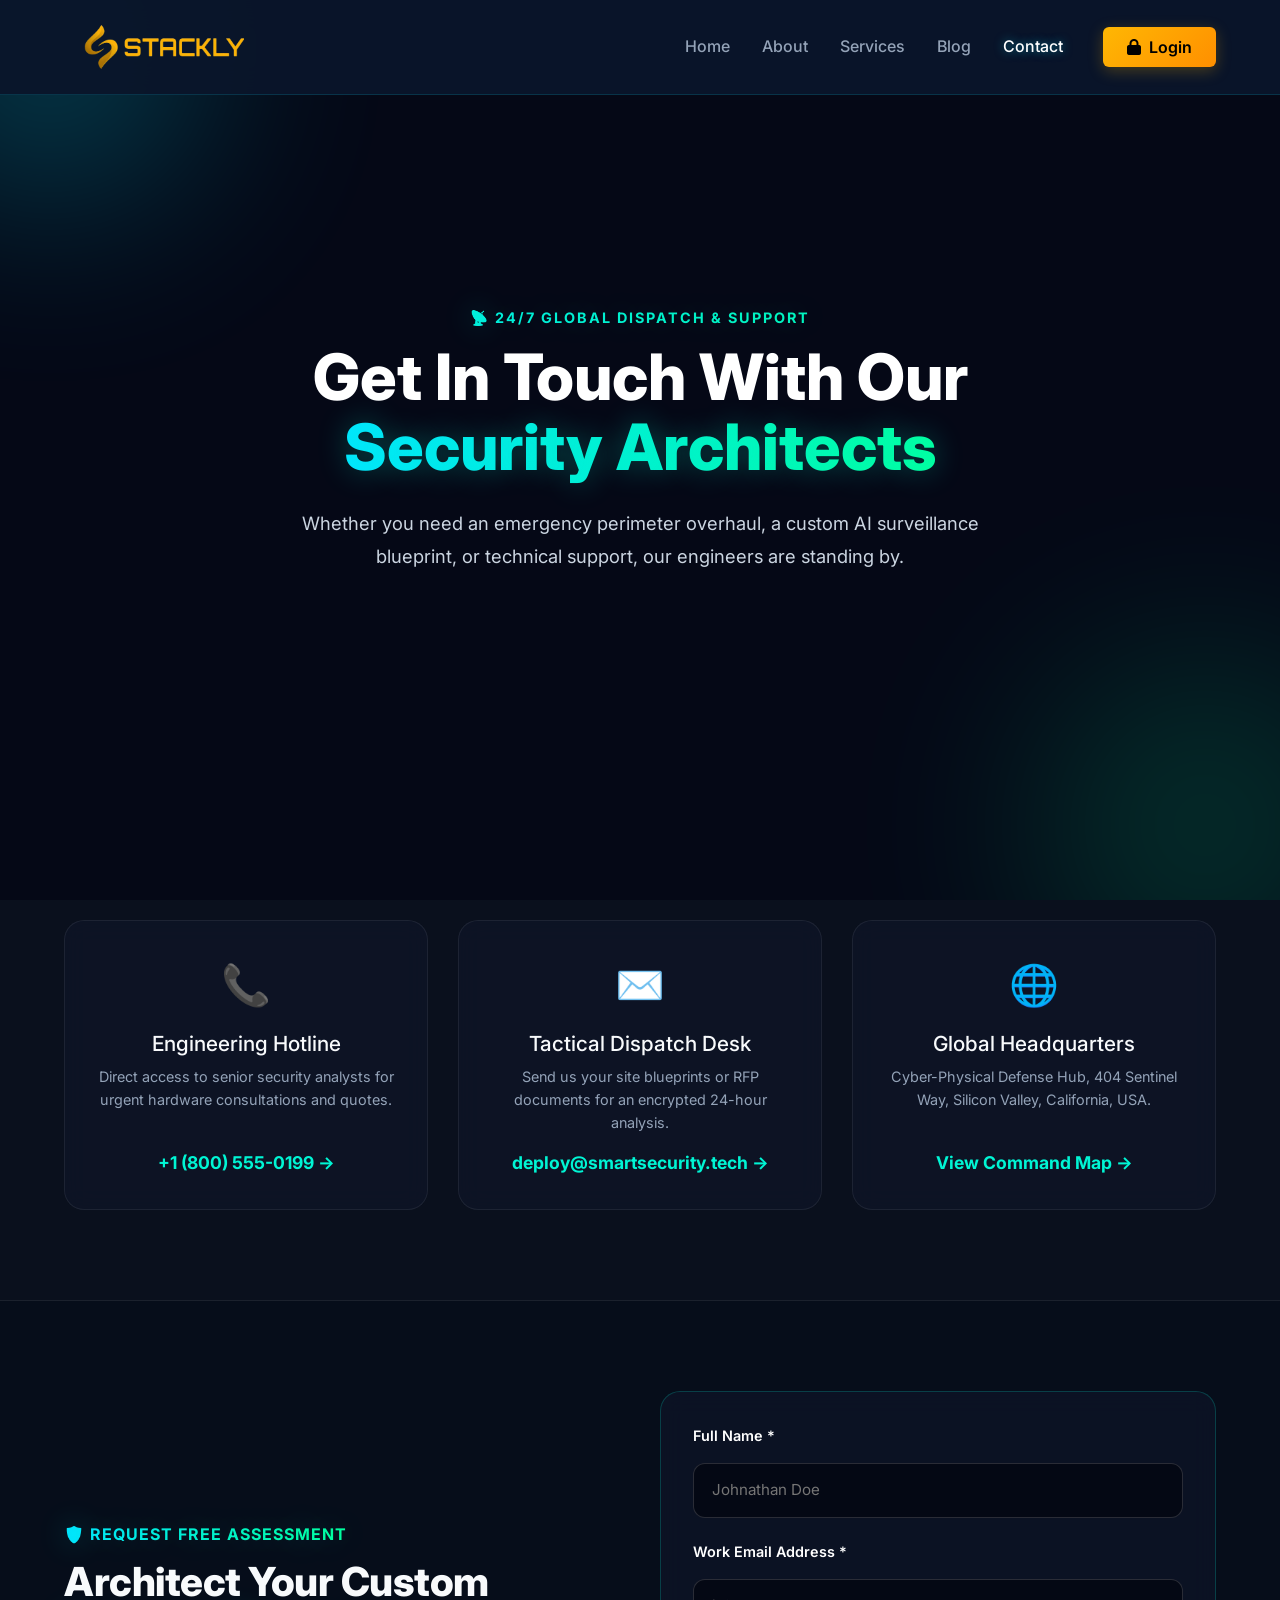
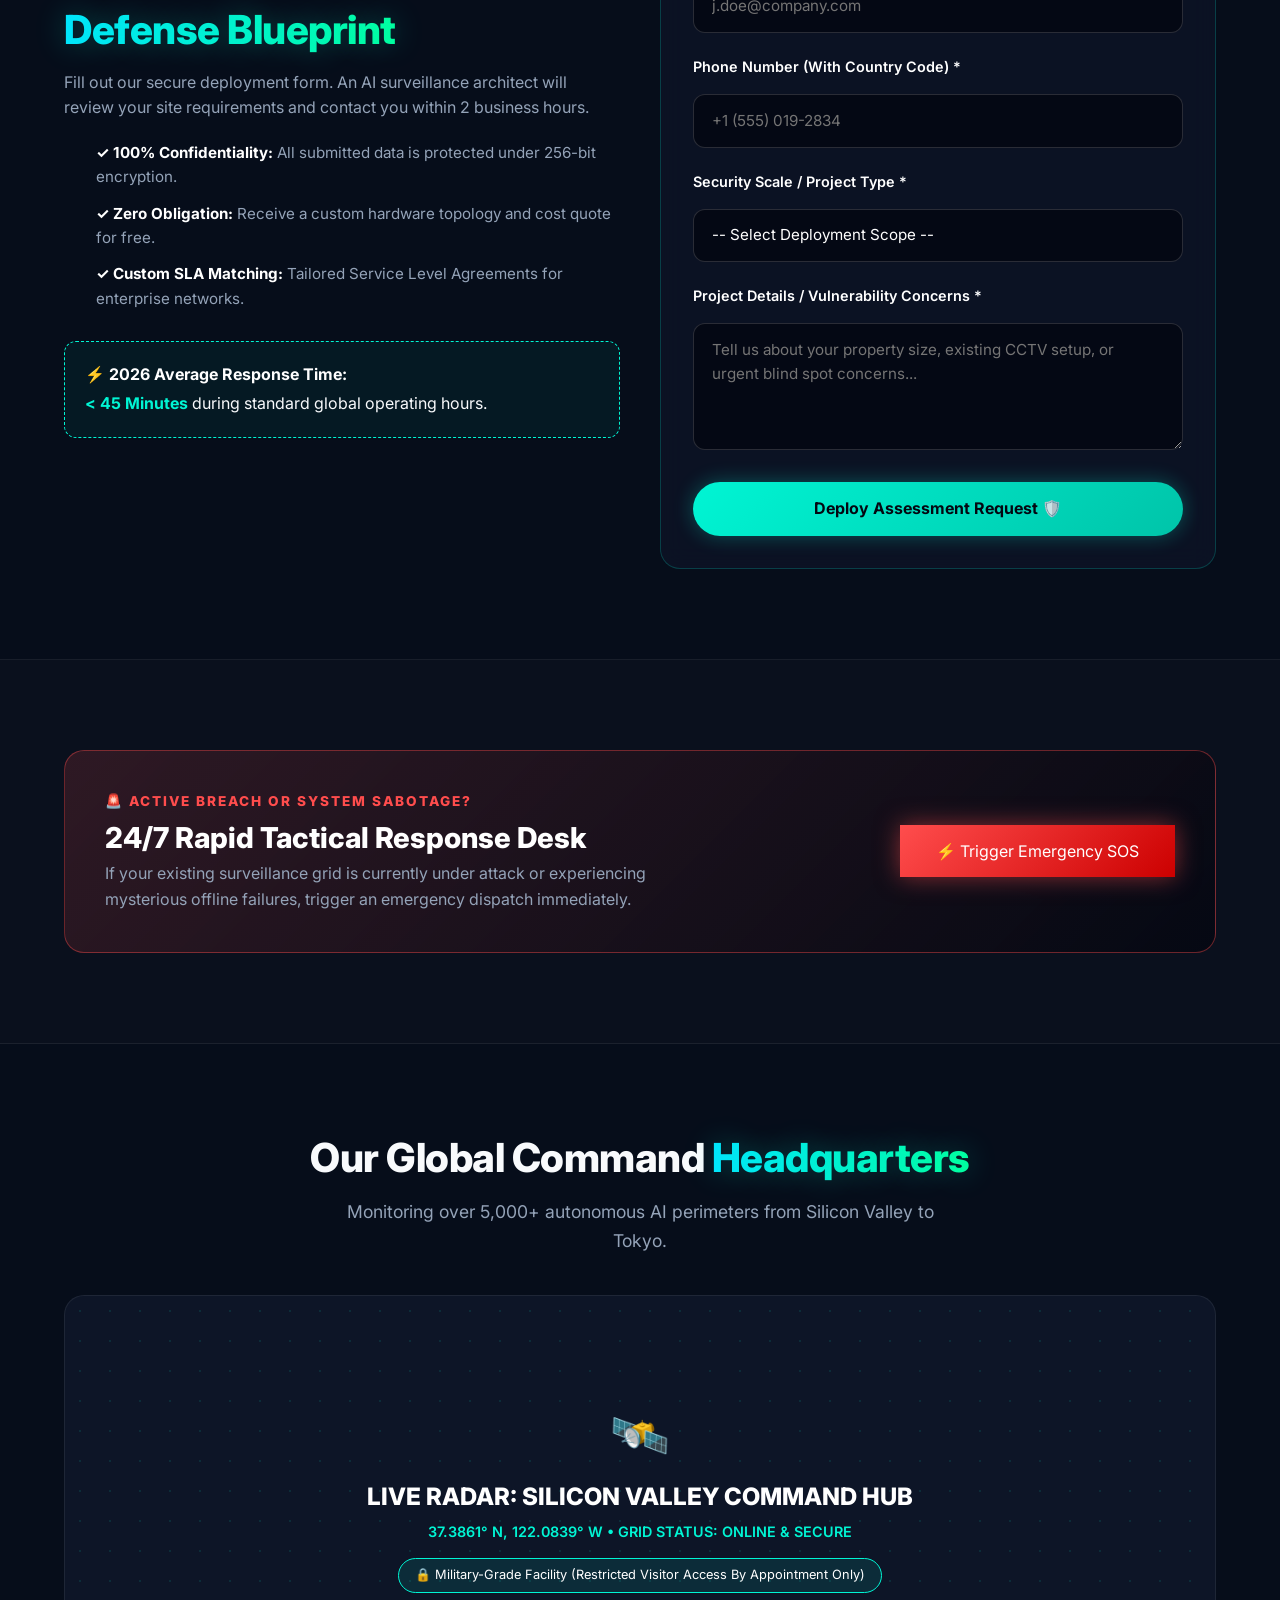
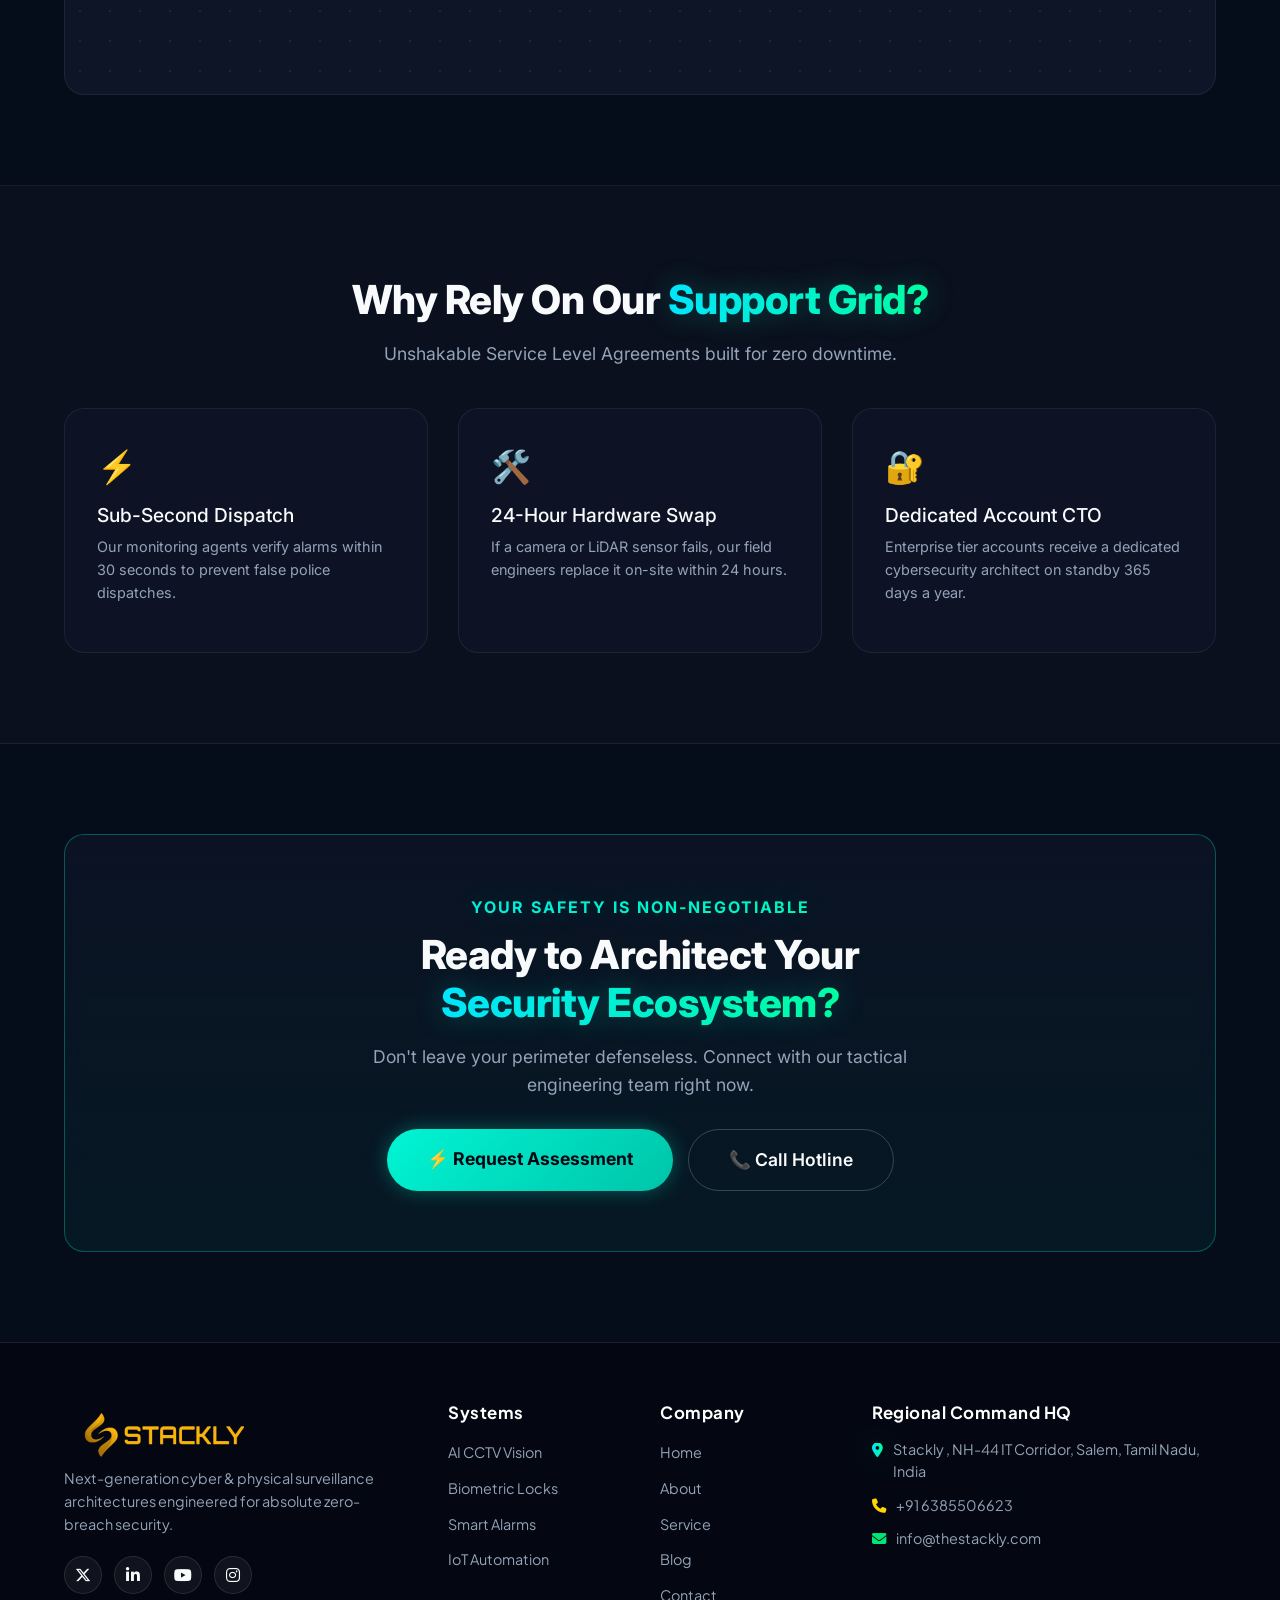
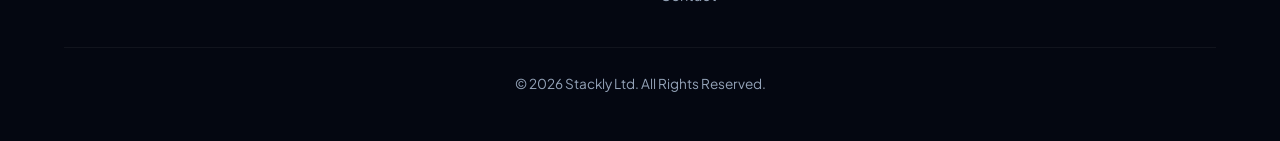
<file: contact.html>
<!DOCTYPE html>
<html lang="en">

<head>
    <meta charset="UTF-8">
    <meta name="viewport" content="width=device-width, initial-scale=1.0">
    <title>Contact</title>


    <link rel="preconnect" href="https://fonts.googleapis.com">
    <link rel="preconnect" href="https://fonts.gstatic.com" crossorigin>
    <link href="https://fonts.googleapis.com/css2?family=Plus+Jakarta+Sans:wght@300;400;600;700;800&display=swap"
        rel="stylesheet">


    <link rel="stylesheet" href="https://unpkg.com/aos@next/dist/aos.css" />
    <link href="https://fonts.googleapis.com/css2?family=Inter:wght@400;500;600;700&display=swap" rel="stylesheet">

    <link href="https://cdn.jsdelivr.net/npm/bootstrap@5.3.2/dist/css/bootstrap.min.css" rel="stylesheet">

    <link rel="stylesheet" href="https://cdnjs.cloudflare.com/ajax/libs/font-awesome/6.4.2/css/all.min.css">


    <link rel="stylesheet" href="contact.css">
    <link rel="stylesheet" href="smart.css">
</head>

<body>

    <nav class="navbar navbar-expand-lg fixed-top custom-navbar">
        <div class="container">

            <a href="index.html" class="logo-container">
                <img src="./asset/yellow_logo (2).webp" alt="Company Logo" class="logo-img">
            </a>


            <button class="navbar-toggler custom-toggler shadow-none" type="button" data-bs-toggle="collapse"
                data-bs-target="#navbarNav" aria-controls="navbarNav" aria-expanded="false"
                aria-label="Toggle navigation">
                <i class="fa-solid fa-bars text-info fs-4"></i>
            </button>


            <div class="collapse navbar-collapse" id="navbarNav">
                <ul class="navbar-nav ms-auto align-items-lg-center">
                    <li class="nav-item">
                        <a class="nav-link px-3" href="index.html">Home</a>
                    </li>
                    <li class="nav-item">
                        <a class="nav-link px-3" href="about.html">About</a>
                    </li>
                    <li class="nav-item">
                        <a class="nav-link px-3" href="services.html">Services</a>
                    </li>
                    <li class="nav-item">
                        <a class="nav-link px-3" href="blog.html">Blog</a>
                    </li>
                    <li class="nav-item">
                        <a class="nav-link active px-3" href="contact.html">Contact</a>
                    </li>

                    <li class="nav-item ms-lg-4 mt-3 mt-lg-0">
                        <a href="login.html" class="btn btn-login px-4 py-2 text-center d-block">
                            <i class="fa-solid fa-lock me-2"></i>Login
                        </a>
                    </li>
                </ul>
            </div>
        </div>
    </nav>



    <section class="hero-section">
        <div class="glow-orb orb-1"></div>
        <div class="glow-orb orb-2"></div>

        <div class="container" style="position: relative; z-index: 1;" data-aos="zoom-out" data-aos-duration="1000">
            <span class="text-accent"
                style="font-weight: 700; letter-spacing: 2px; font-size: 0.9rem; text-transform: uppercase; display: block; margin-bottom: 12px;">
                📡 24/7 Global Dispatch & Support
            </span>
            <h1 class="hero-title">
                Get In Touch With Our <br>
                <span class="text-accent">Security Architects</span>
            </h1>
            <p class="hero-lead">
                Whether you need an emergency perimeter overhaul, a custom AI surveillance blueprint, or technical
                support, our engineers are standing by.
            </p>
        </div>
    </section>


    <section class="section-padding bg-alternate" style="padding-top: 20px;">
        <div class="container">
            <div class="grid-3">

                <div class="glass-card text-center" data-aos="fade-up" data-aos-delay="100">
                    <span class="contact-icon">📞</span>
                    <h3 style="font-size: 1.3rem; margin-bottom: 8px;">Engineering Hotline</h3>
                    <p style="color: var(--text-muted); font-size: 0.9rem; margin-bottom: 15px;">
                        Direct access to senior security analysts for urgent hardware consultations and quotes.
                    </p>
                    <a href="404.html" class="contact-link">+1 (800) 555-0199 →</a>
                </div>


                <div class="glass-card text-center" data-aos="fade-up" data-aos-delay="200">
                    <span class="contact-icon">✉️</span>
                    <h3 style="font-size: 1.3rem; margin-bottom: 8px;">Tactical Dispatch Desk</h3>
                    <p style="color: var(--text-muted); font-size: 0.9rem; margin-bottom: 15px;">
                        Send us your site blueprints or RFP documents for an encrypted 24-hour analysis.
                    </p>
                    <a href="404.html" class="contact-link">deploy@smartsecurity.tech →</a>
                </div>


                <div class="glass-card text-center" data-aos="fade-up" data-aos-delay="300">
                    <span class="contact-icon">🌐</span>
                    <h3 style="font-size: 1.3rem; margin-bottom: 8px;">Global Headquarters</h3>
                    <p style="color: var(--text-muted); font-size: 0.9rem; margin-bottom: 15px;">
                        Cyber-Physical Defense Hub, 404 Sentinel Way, Silicon Valley, California, USA.
                    </p>
                    <a href="404.html" class="contact-link">View Command Map →</a>
                </div>
            </div>
        </div>
    </section>


    <section class="section-padding">
        <div class="container">
            <div class="grid-2">


                <div data-aos="fade-up">
                    <span class="text-accent"
                        style="font-weight: 700; letter-spacing: 1px; text-transform: uppercase;">🛡️ Request Free
                        Assessment</span>
                    <h2 class="section-heading" style="margin-top: 10px;">Architect Your Custom <br><span
                            class="text-accent">Defense Blueprint</span></h2>
                    <p style="color: var(--text-muted); margin-bottom: 20px;">
                        Fill out our secure deployment form. An AI surveillance architect will review your site
                        requirements and contact you within 2 business hours.
                    </p>
                    <ul
                        style="color: var(--text-muted); font-size: 0.95rem; display: flex; flex-direction: column; gap: 12px; margin-bottom: 30px;">
                        <li><strong style="color: #fff;">✓ 100% Confidentiality:</strong> All submitted data is
                            protected under 256-bit encryption.</li>
                        <li><strong style="color: #fff;">✓ Zero Obligation:</strong> Receive a custom hardware topology
                            and cost quote for free.</li>
                        <li><strong style="color: #fff;">✓ Custom SLA Matching:</strong> Tailored Service Level
                            Agreements for enterprise networks.</li>
                    </ul>
                    <div
                        style="padding: 20px; background: rgba(0, 245, 212, 0.05); border-radius: 12px; border: 1px dashed var(--accent-teal);">
                        <strong style="color: #fff; display: block; margin-bottom: 4px;">⚡ 2026 Average Response
                            Time:</strong>
                        <span style="color: var(--accent-teal); font-weight: 700;">&lt; 45 Minutes</span> during
                        standard global operating hours.
                    </div>
                </div>


                <div data-aos="fade-up">
                    <div class="glass-card" style="border-color: var(--border-glow);">

                        <form id="contactForm" novalidate>

                            <div class="form-group">
                                <label class="form-label">Full Name *</label>
                                <input type="text" id="fullName" class="form-input" placeholder="Johnathan Doe">
                                <span class="error-msg" id="nameError">Please enter your full name.</span>
                            </div>


                            <div class="form-group">
                                <label class="form-label">Work Email Address *</label>
                                <input type="email" id="email" class="form-input" placeholder="j.doe@company.com">
                                <span class="error-msg" id="emailError">Please enter a valid work email address.</span>
                            </div>


                            <div class="form-group">
                                <label class="form-label">Phone Number (With Country Code) *</label>
                                <input type="tel" id="phone" class="form-input" placeholder="+1 (555) 019-2834">
                                <span class="error-msg" id="phoneError">Please enter a valid 10-digit phone
                                    number.</span>
                            </div>


                            <div class="form-group">
                                <label class="form-label">Security Scale / Project Type *</label>
                                <select id="projectType" class="form-select">
                                    <option value="">-- Select Deployment Scope --</option>
                                    <option value="commercial">Commercial / Retail Perimeter</option>
                                    <option value="industrial">Industrial Logistics & Warehouse</option>
                                    <option value="enterprise">Enterprise Cloud & Server Vault</option>
                                    <option value="residential">Luxury Residential Grid</option>
                                    <option value="other">Other Tactical Requirement</option>
                                </select>
                                <span class="error-msg" id="projectError">Please select a project deployment
                                    scope.</span>
                            </div>


                            <div class="form-group">
                                <label class="form-label">Project Details / Vulnerability Concerns *</label>
                                <textarea id="message" class="form-textarea" rows="4"
                                    placeholder="Tell us about your property size, existing CCTV setup, or urgent blind spot concerns..."></textarea>
                                <span class="error-msg" id="messageError">Please provide at least 20 characters
                                    describing your project.</span>
                            </div>


                            <button type="submit" class="btn-cyber" style="width: 100%; margin-top: 10px;">
                                Deploy Assessment Request 🛡️
                            </button>
                        </form>


                        <div id="form-success">
                            <span style="font-size: 3rem; display: block; margin-bottom: 10px;">✅</span>
                            <h3 style="color: #00E676; margin-bottom: 8px;">Transmission Successful!</h3>
                            <p style="color: var(--text-muted); font-size: 0.95rem;">
                                Your tactical requirements have been encrypted and routed to our senior security
                                architects. Expect a dispatch call shortly.
                            </p>
                        </div>

                    </div>
                </div>

            </div>
        </div>
    </section>


    <section class="section-padding bg-alternate">
        <div class="container" data-aos="zoom-in">
            <div class="emergency-banner">
                <div>
                    <span
                        style="color: #FF4D4D; font-weight: 800; letter-spacing: 2px; font-size: 0.85rem; text-transform: uppercase; display: block; margin-bottom: 8px;">
                        🚨 ACTIVE BREACH OR SYSTEM SABOTAGE?
                    </span>
                    <h3 style="font-size: 1.8rem; font-weight: 800; color: #fff; margin-bottom: 6px;">
                        24/7 Rapid Tactical Response Desk
                    </h3>
                    <p style="color: var(--text-muted); margin-bottom: 0; max-width: 600px;">
                        If your existing surveillance grid is currently under attack or experiencing mysterious offline
                        failures, trigger an emergency dispatch immediately.
                    </p>
                </div>
                <div>
                    <a href="404.html"
                        style="background: linear-gradient(135deg, #FF4D4D, #CC0000); box-shadow: 0 0 25px rgba(255, 77, 77, 0.5); padding: 16px 36px; color: #fff;">
                        ⚡ Trigger Emergency SOS
                    </a>
                </div>
            </div>
        </div>
    </section>


    <section id="map" class="section-padding">
        <div class="container text-center">
            <h2 class="section-heading" data-aos="fade-up">Our Global Command <span
                    class="text-accent">Headquarters</span></h2>
            <p class="section-subtext" data-aos="fade-up" data-aos-delay="100">Monitoring over 5,000+ autonomous AI
                perimeters from Silicon Valley to Tokyo.</p>

            <div class="map-container" data-aos="zoom-in" data-aos-duration="1000">

                <div style="z-index: 2; text-align: center; padding: 20px;">
                    <span
                        style="font-size: 3rem; display: block; margin-bottom: 10px; animation: float 3s infinite ease-in-out;">🛰️</span>
                    <h3 style="font-size: 1.5rem; font-weight: 800; color: #fff; margin-bottom: 8px;">
                        LIVE RADAR: SILICON VALLEY COMMAND HUB
                    </h3>
                    <p style="color: var(--accent-teal); font-weight: 600; font-size: 0.9rem; margin-bottom: 15px;">
                        37.3861° N, 122.0839° W • GRID STATUS: ONLINE & SECURE
                    </p>
                    <span
                        style="display: inline-block; padding: 6px 16px; background: rgba(0, 245, 212, 0.1); border: 1px solid var(--accent-teal); border-radius: 20px; font-size: 0.8rem; color: #fff;">
                        🔒 Military-Grade Facility (Restricted Visitor Access By Appointment Only)
                    </span>
                </div>

                <div
                    style="position: absolute; top:0; left:0; width:100%; height:100%; background-image: radial-gradient(rgba(0, 245, 212, 0.15) 1px, transparent 1px); background-size: 30px 30px; opacity: 0.7;">
                </div>
            </div>
        </div>
    </section>


    <section class="section-padding bg-alternate">
        <div class="container text-center">
            <h2 class="section-heading" data-aos="fade-up">Why Rely On Our <span class="text-accent">Support
                    Grid?</span></h2>
            <p class="section-subtext" data-aos="fade-up" data-aos-delay="100">Unshakable Service Level Agreements built
                for zero downtime.</p>

            <div class="grid-3" style="text-align: left;">
                <div class="glass-card" data-aos="fade-up" data-aos-delay="100">
                    <span style="font-size: 2rem; margin-bottom: 12px; display: block;">⚡</span>
                    <h4 style="font-size: 1.2rem; margin-bottom: 8px;">Sub-Second Dispatch</h4>
                    <p style="color: var(--text-muted); font-size: 0.9rem;">Our monitoring agents verify alarms within
                        30 seconds to prevent false police dispatches.</p>
                </div>
                <div class="glass-card" data-aos="fade-up" data-aos-delay="200">
                    <span style="font-size: 2rem; margin-bottom: 12px; display: block;">🛠️</span>
                    <h4 style="font-size: 1.2rem; margin-bottom: 8px;">24-Hour Hardware Swap</h4>
                    <p style="color: var(--text-muted); font-size: 0.9rem;">If a camera or LiDAR sensor fails, our field
                        engineers replace it on-site within 24 hours.</p>
                </div>
                <div class="glass-card" data-aos="fade-up" data-aos-delay="300">
                    <span style="font-size: 2rem; margin-bottom: 12px; display: block;">🔐</span>
                    <h4 style="font-size: 1.2rem; margin-bottom: 8px;">Dedicated Account CTO</h4>
                    <p style="color: var(--text-muted); font-size: 0.9rem;">Enterprise tier accounts receive a dedicated
                        cybersecurity architect on standby 365 days a year.</p>
                </div>
            </div>
        </div>
    </section>


    <section class="section-padding text-center" style="border-bottom: none;">
        <div class="container" data-aos="zoom-in-up" data-aos-duration="1000">
            <div class="glass-card"
                style="padding: 60px 20px; border-color: rgba(0, 245, 212, 0.3); background: linear-gradient(180deg, var(--bg-card), rgba(0, 245, 212, 0.05));">
                <span class="text-accent"
                    style="font-weight: 700; letter-spacing: 2px; text-transform: uppercase; display: block; margin-bottom: 10px;">Your
                    Safety Is Non-Negotiable</span>
                <h2 class="section-heading">Ready to Architect Your <br><span class="text-accent">Security
                        Ecosystem?</span></h2>
                <p style="color: var(--text-muted); max-width: 600px; margin: 0 auto 30px auto; font-size: 1.1rem;">
                    Don't leave your perimeter defenseless. Connect with our tactical engineering team right now.
                </p>
                <div style="display: flex; gap: 15px; justify-content: center; flex-wrap: wrap;">
                    <a href="404.html" class="btn-cyber" style="padding: 16px 40px; font-size: 1.1rem;">⚡ Request
                        Assessment</a>
                    <a href="404.html" class="btn-ghost" style="padding: 16px 40px; font-size: 1.1rem;">📞 Call
                        Hotline</a>
                </div>
            </div>
        </div>
    </section>

   
            <footer class="custom-footer" data-aos="fade-up" data-aos-duration="800" data-aos-delay="400">
                <div class="container">

                    <div class="footer-grid">


                        <div class="footer-col">
                            <a href="index.html" class="logo-container">
                                <img src="./asset/yellow_logo (2).webp" alt="Company Logo" class="logo-img">
                            </a>
                            <p class="footer-desc">
                                Next-generation cyber & physical surveillance architectures engineered for absolute
                                zero-breach security.
                            </p>
                            <div class="social-icons-group">
                                <a href="404.html" class="social-icon" aria-label="Twitter"><i
                                        class="fa-brands fa-x-twitter"></i></a>
                                <a href="404.html" class="social-icon" aria-label="LinkedIn"><i
                                        class="fa-brands fa-linkedin-in"></i></a>
                                <a href="404.html" class="social-icon" aria-label="YouTube"><i
                                        class="fa-brands fa-youtube"></i></a>
                                <a href="404.html" class="social-icon" aria-label="Instagram"><i
                                        class="fa-brands fa-instagram"></i></a>
                            </div>
                        </div>


                        <div class="footer-col">
                            <h6 class="footer-heading">Systems</h6>
                            <ul class="footer-links-list">
                                <li><a href="404.html" class="footer-link">AI CCTV Vision</a></li>
                                <li><a href="404.html" class="footer-link">Biometric Locks</a></li>
                                <li><a href="404.html" class="footer-link">Smart Alarms</a></li>
                                <li><a href="404.html" class="footer-link">IoT Automation</a></li>
                            </ul>
                        </div>


                        <div class="footer-col">
                            <h6 class="footer-heading">Company</h6>
                            <ul class="footer-links-list">
                                <li><a href="index.html" class="footer-link">Home</a></li>
                                <li><a href="about.html" class="footer-link">About</a></li>
                                <li><a href="services.html" class="footer-link">Service</a></li>
                                <li><a href="blog.html" class="footer-link">Blog</a></li>
                                <li><a href="contact.html" class="footer-link">Contact</a></li>
                            </ul>
                        </div>


                        <div class="footer-col">
                            <h6 class="footer-heading">Regional Command HQ</h6>
                            <ul class="footer-contact-list">
                                <li class="footer-contact-item">
                                    <i class="fa-solid fa-location-dot text-accent"></i>
                                    <span>Stackly , NH-44 IT Corridor, Salem, Tamil Nadu, India</span>
                                </li>
                                <li class="footer-contact-item">
                                    <i class="fa-solid fa-phone" style="color: #FFD700;"></i>
                                    <span>+91 6385506623</span>
                                </li>
                                <li class="footer-contact-item">
                                    <i class="fa-solid fa-envelope" style="color: #00E676;"></i>
                                    <span> info@thestackly.com</span>
                                </li>
                            </ul>
                        </div>

                    </div>


                    <div class="footer-bottom">
                        <p>&copy; 2026 Stackly Ltd. All Rights Reserved.  
                        </p>
                    </div>

                </div>
            </footer>

    <script src="https://cdn.jsdelivr.net/npm/bootstrap@5.3.2/dist/js/bootstrap.bundle.min.js"></script>

    <script src="https://unpkg.com/aos@next/dist/aos.js"></script>
    <script>

        AOS.init({
            once: true,      // Animations trigger only once while scrolling down
            offset: 80,      // Trigger animation 80px before element enters viewport
            duration: 800,   // Animation duration
            easing: 'ease-out-cubic'
        });


        const form = document.getElementById('contactForm');
        const successBox = document.getElementById('form-success');

        form.addEventListener('submit', function (e) {
            e.preventDefault(); // Prevent standard page refresh

            let isValid = true;


            const nameInput = document.getElementById('fullName');
            const nameError = document.getElementById('nameError');
            if (nameInput.value.trim().length < 3) {
                nameInput.classList.add('input-error');
                nameError.style.display = 'block';
                isValid = false;
            } else {
                nameInput.classList.remove('input-error');
                nameError.style.display = 'none';
            }


            const emailInput = document.getElementById('email');
            const emailError = document.getElementById('emailError');
            const emailPattern = /^[^\s@]+@[^\s@]+\.[^\s@]+$/;
            if (!emailPattern.test(emailInput.value.trim())) {
                emailInput.classList.add('input-error');
                emailError.style.display = 'block';
                isValid = false;
            } else {
                emailInput.classList.remove('input-error');
                emailError.style.display = 'none';
            }


            const phoneInput = document.getElementById('phone');
            const phoneError = document.getElementById('phoneError');
            if (phoneInput.value.trim().length < 10) {
                phoneInput.classList.add('input-error');
                phoneError.style.display = 'block';
                isValid = false;
            } else {
                phoneInput.classList.remove('input-error');
                phoneError.style.display = 'none';
            }


            const projectInput = document.getElementById('projectType');
            const projectError = document.getElementById('projectError');
            if (projectInput.value === "") {
                projectInput.classList.add('input-error');
                projectError.style.display = 'block';
                isValid = false;
            } else {
                projectInput.classList.remove('input-error');
                projectError.style.display = 'none';
            }


            const msgInput = document.getElementById('message');
            const msgError = document.getElementById('messageError');
            if (msgInput.value.trim().length < 20) {
                msgInput.classList.add('input-error');
                msgError.style.display = 'block';
                isValid = false;
            } else {
                msgInput.classList.remove('input-error');
                msgError.style.display = 'none';
            }


            if (isValid) {
                form.style.display = 'none';
                successBox.style.display = 'block';
                form.reset();
                window.location.href = '404.html'
            }
        });


        const inputs = document.querySelectorAll('.form-input, .form-select, .form-textarea');
        inputs.forEach(input => {
            input.addEventListener('input', () => {
                input.classList.remove('input-error');
                const errorSpan = input.parentElement.querySelector('.error-msg');
                if (errorSpan) errorSpan.style.display = 'none';
            });
        });
    </script>
    <script src="main.js"></script>
</body>

</html>
</file>
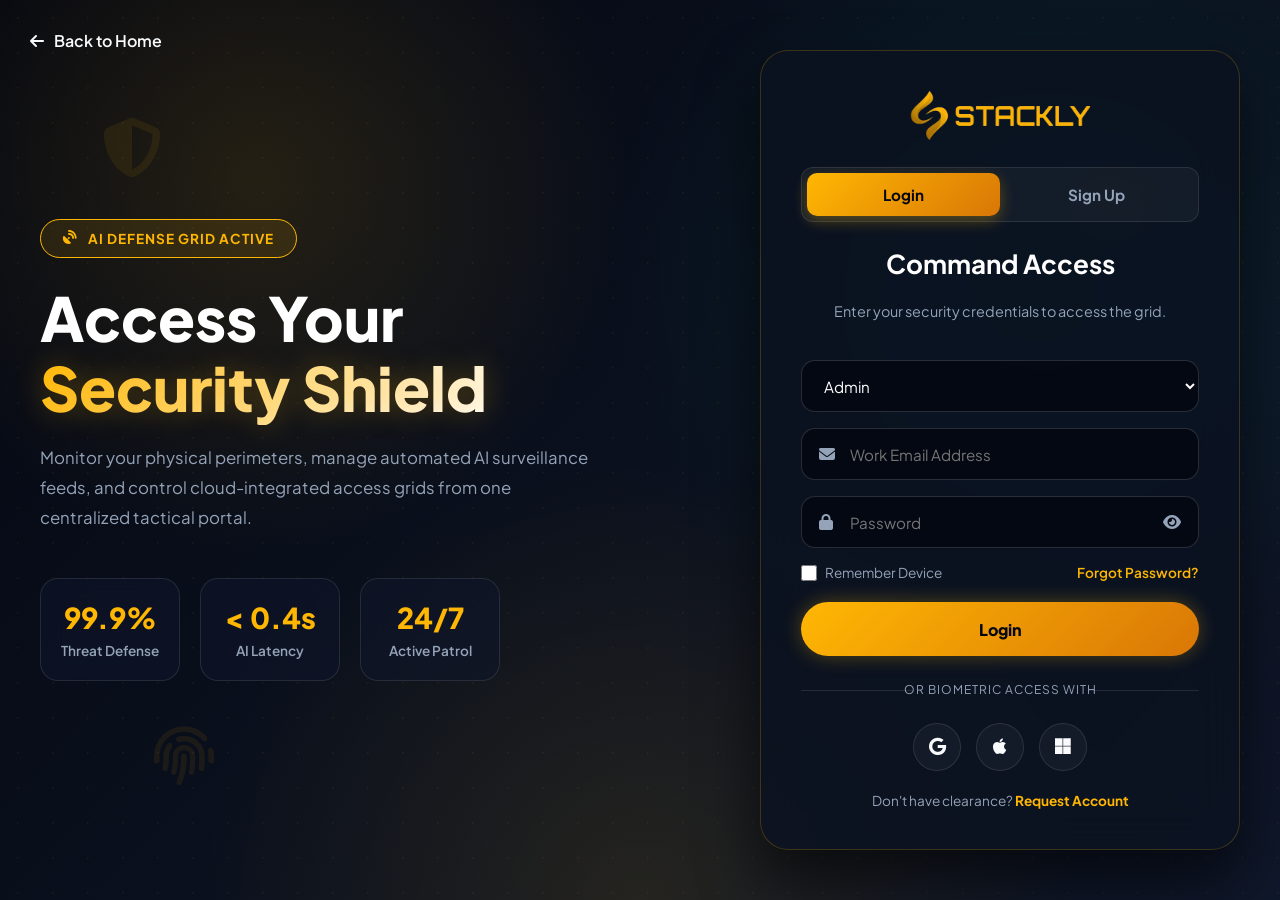
<file: login.html>
<!DOCTYPE html>
<html lang="en">

<head>
    <meta charset="UTF-8">
    <meta name="viewport" content="width=device-width, initial-scale=1.0">
    <title>SmartSec Command Grid | Login</title>

    <link rel="stylesheet" href="login.css">
    <link rel="stylesheet" href="https://cdnjs.cloudflare.com/ajax/libs/font-awesome/6.5.1/css/all.min.css">
</head>

<body>

    <div class="bg-overlay"></div>
    <div class="cyber-grid"></div>

    <div class="floating floating-1"><i class="fa-solid fa-shield-halved"></i></div>
    <div class="floating floating-2"><i class="fa-solid fa-video"></i></div>
    <div class="floating floating-3"><i class="fa-solid fa-fingerprint"></i></div>

    <a href="index.html" class="back-home">
        <i class="fa-solid fa-arrow-left"></i>
        <span>Back to Home</span>
    </a>

    <div class="auth-wrapper">

        <div class="auth-left">
            <span class="security-badge">
                <i class="fa-solid fa-satellite-dish"></i>
                AI DEFENSE GRID ACTIVE
            </span>
            <h1>
                Access Your <br>
                <span>Security Shield</span>
            </h1>
            <p>
                Monitor your physical perimeters, manage automated AI surveillance feeds, and control cloud-integrated
                access grids from one centralized tactical portal.
            </p>

            <div class="news-stats">
                <div class="stat">
                    <h2>99.9%</h2>
                    <span>Threat Defense</span>
                </div>
                <div class="stat">
                    <h2>&lt; 0.4s</h2>
                    <span>AI Latency</span>
                </div>
                <div class="stat">
                    <h2>24/7</h2>
                    <span>Active Patrol</span>
                </div>
            </div>
        </div>

        <div class="auth-card">

            <div class="logo">
                <img src="./asset/yellow_logo (2).webp" alt="Company Logo" class="logo-img">
            </div>

            <div class="tab-buttons">
                <button class="active" id="loginBtn">Login</button>
                <button id="signupBtn">Sign Up</button>
            </div>

            <form id="loginForm">
                <h2>Command Access</h2>
                <p class="subtitle">Enter your security credentials to access the grid.</p>

                <select id="loginRole">

                    <option value="admin"> Admin</option>

                    <option value="user"> Client</option>
                </select>

                <div class="input-box">
                    <i class="fa-solid fa-envelope"></i>
                    <input type="email" id="loginEmail" placeholder="Work Email Address">
                </div>
                <span class="error-msg" id="loginEmailError"></span>

                <div class="password-box">
                    <i class="fa-solid fa-lock lock-icon"></i>
                    <input type="password" id="loginPassword" placeholder="Password">
                    <i class="fa-solid fa-eye toggle-password"></i>
                </div>
                <span class="error-msg" id="loginPasswordError"></span>

                <div class="options">
                    <label class="remember-me">
                        <input type="checkbox"> Remember Device
                    </label>
                    <a href="404.html">Forgot Password?</a>
                </div>

                <button class="main-btn" type="submit">Login </button>

                <div class="divider">OR BIOMETRIC ACCESS WITH</div>

                <div class="social-icons">
                    <a href="#google" title="Google Workspace"><i class="fab fa-google"></i></a>
                    <a href="#apple" title="Apple ID"><i class="fab fa-apple"></i></a>
                    <a href="#microsoft" title="Microsoft Azure AD"><i class="fab fa-microsoft"></i></a>
                </div>

                <p class="bottom-text">
                    Don't have clearance? <span id="showSignup">Request Account</span>
                </p>
            </form>

            <form id="signupForm" class="hidden">
                <h2>Request Clearance</h2>
                <p class="subtitle">Deploy your automated defense account today.</p>

                <select id="signupRole">

                    <option value="admin"> Admin</option>

                    <option value="user"> Client</option>
                </select>

                <div class="input-box">
                    <i class="fa-solid fa-user"></i>
                    <input type="text" id="signupName" placeholder="Full Name">
                </div>
                <span class="error-msg" id="signupNameError"></span>

                <div class="input-box">
                    <i class="fa-solid fa-envelope"></i>
                    <input type="email" id="signupEmail" placeholder="Work Email Address">
                </div>
                <span class="error-msg" id="signupEmailError"></span>

                <div class="password-box">
                    <i class="fa-solid fa-lock lock-icon"></i>
                    <input type="password" id="signupPassword" class="password" placeholder="Password">
                    <i class="fa-solid fa-eye toggle-password"></i>
                </div>
                <span class="error-msg" id="signupPasswordError"></span>

                <div class="password-box">
                    <i class="fa-solid fa-lock lock-icon"></i>
                    <input type="password" id="signupConfirmPassword" class="password" placeholder="Confirm Password">
                    <i class="fa-solid fa-eye toggle-password"></i>
                </div>
                <span class="error-msg" id="signupConfirmError"></span>

                <button type="submit" class="main-btn">Signup </button>

                <div class="divider">OR BIOMETRIC ACCESS WITH</div>

                <div class="social-icons">
                    <a href="404.html" title="Google Workspace"><i class="fab fa-google"></i></a>
                    <a href="404.html" title="Apple ID"><i class="fab fa-apple"></i></a>
                    <a href="404.html" title="Microsoft Azure AD"><i class="fab fa-microsoft"></i></a>
                </div>

                <p class="bottom-text">
                    Already authenticated? <span id="showLogin">Login Here</span>
                </p>
            </form>

        </div>
    </div>

    <script src="login.js"></script>
</body>

</html>
</file>
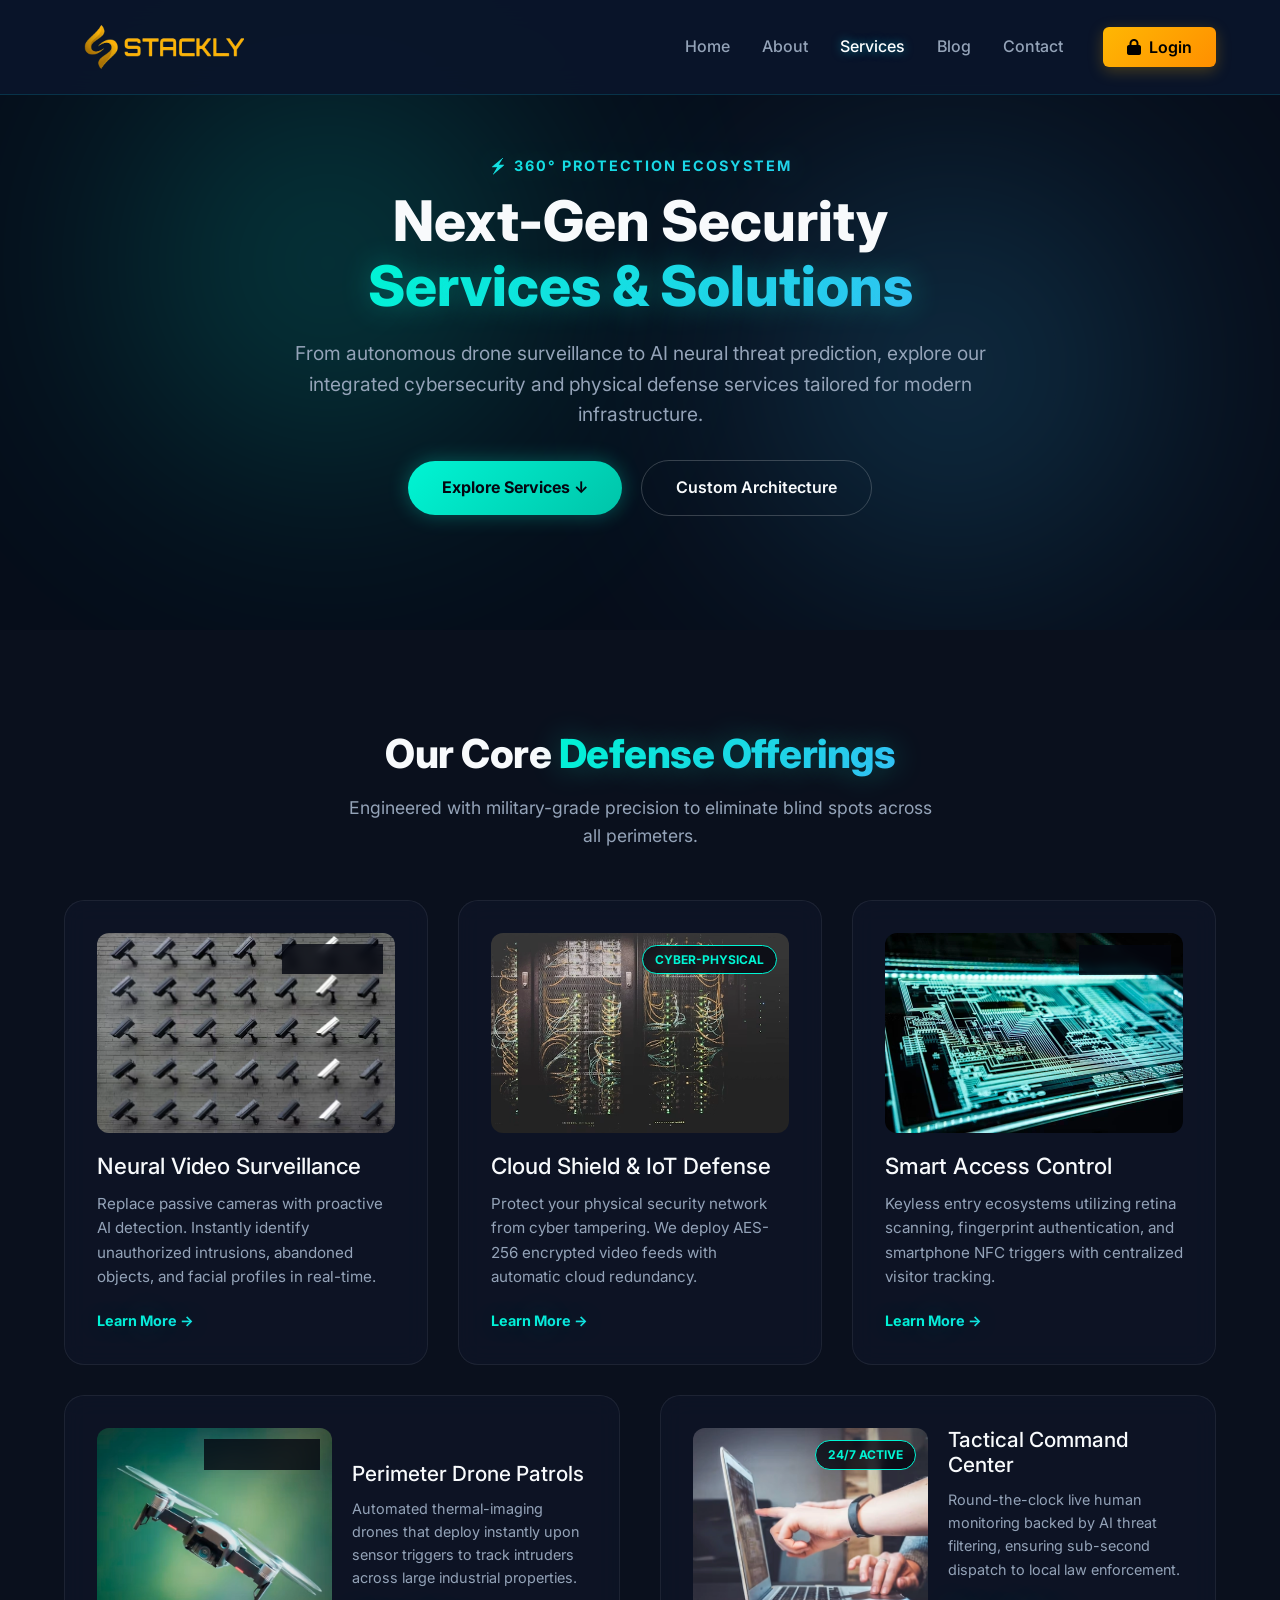
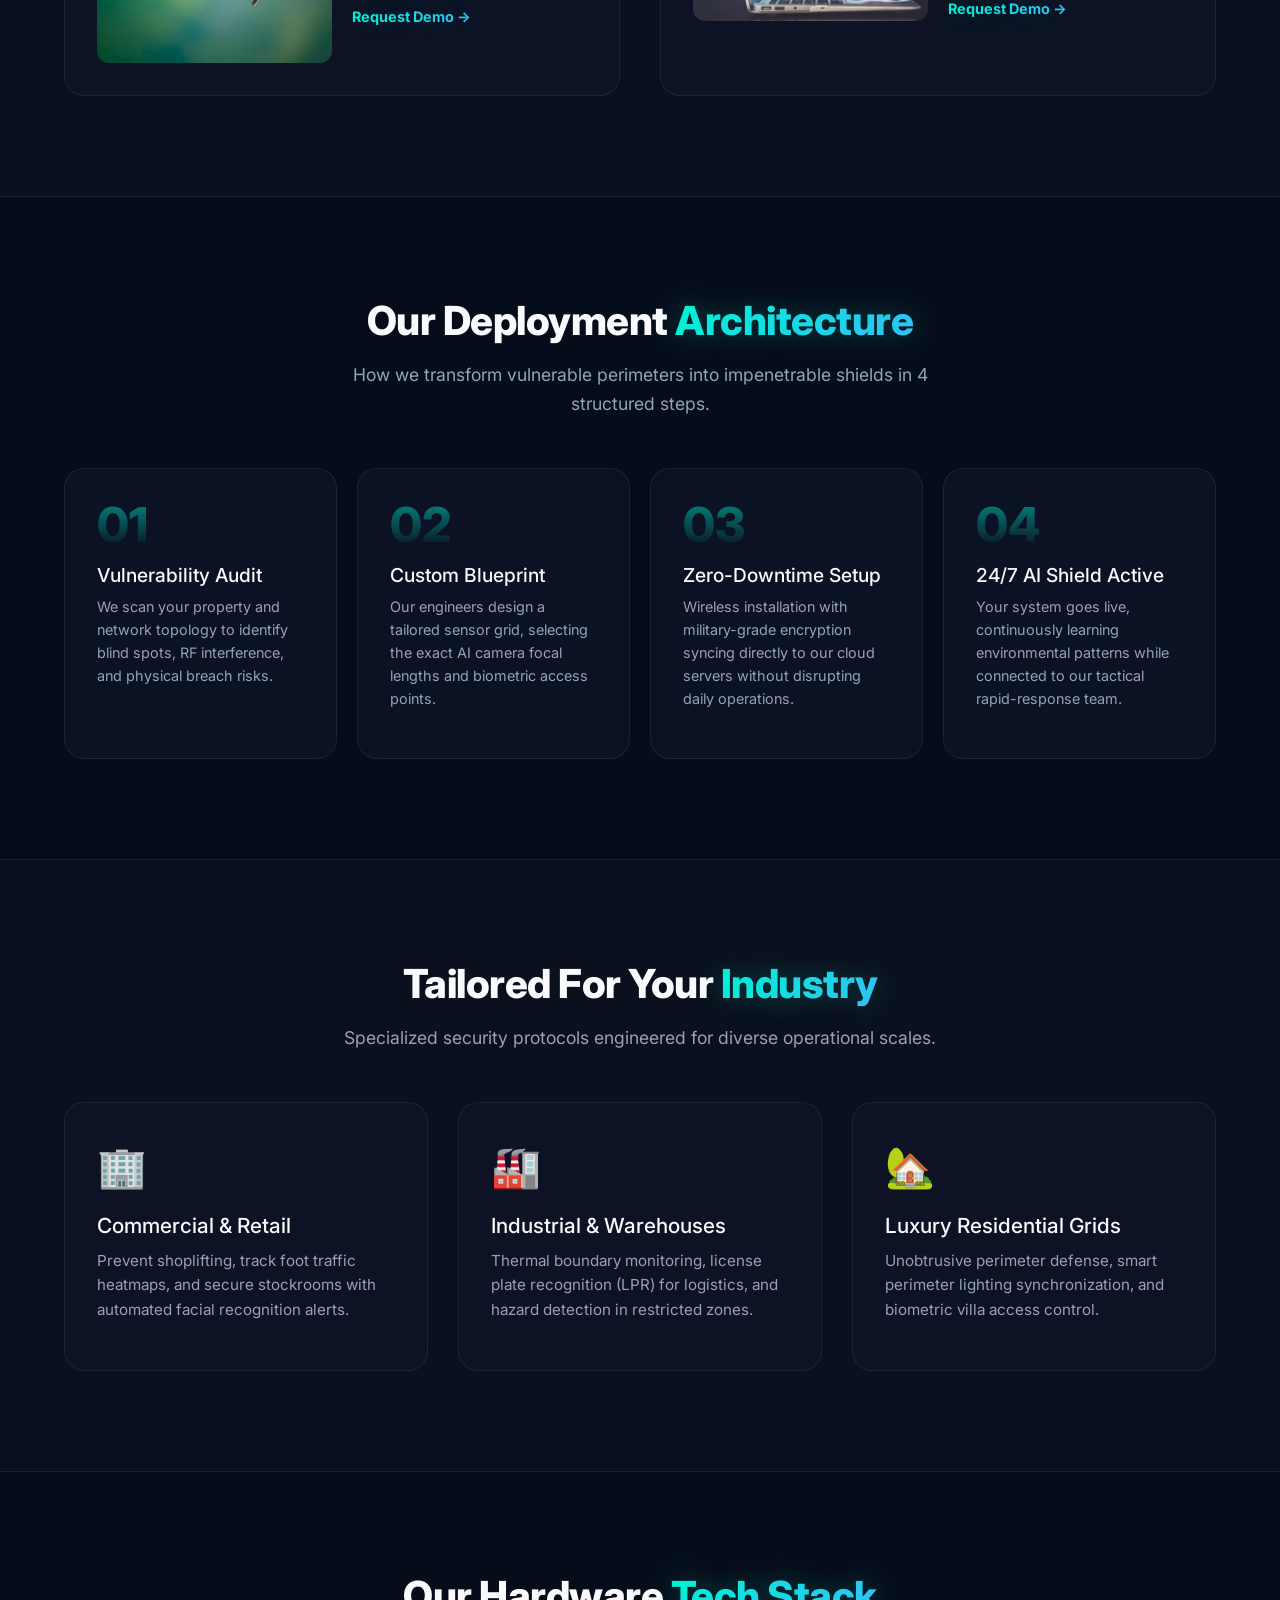
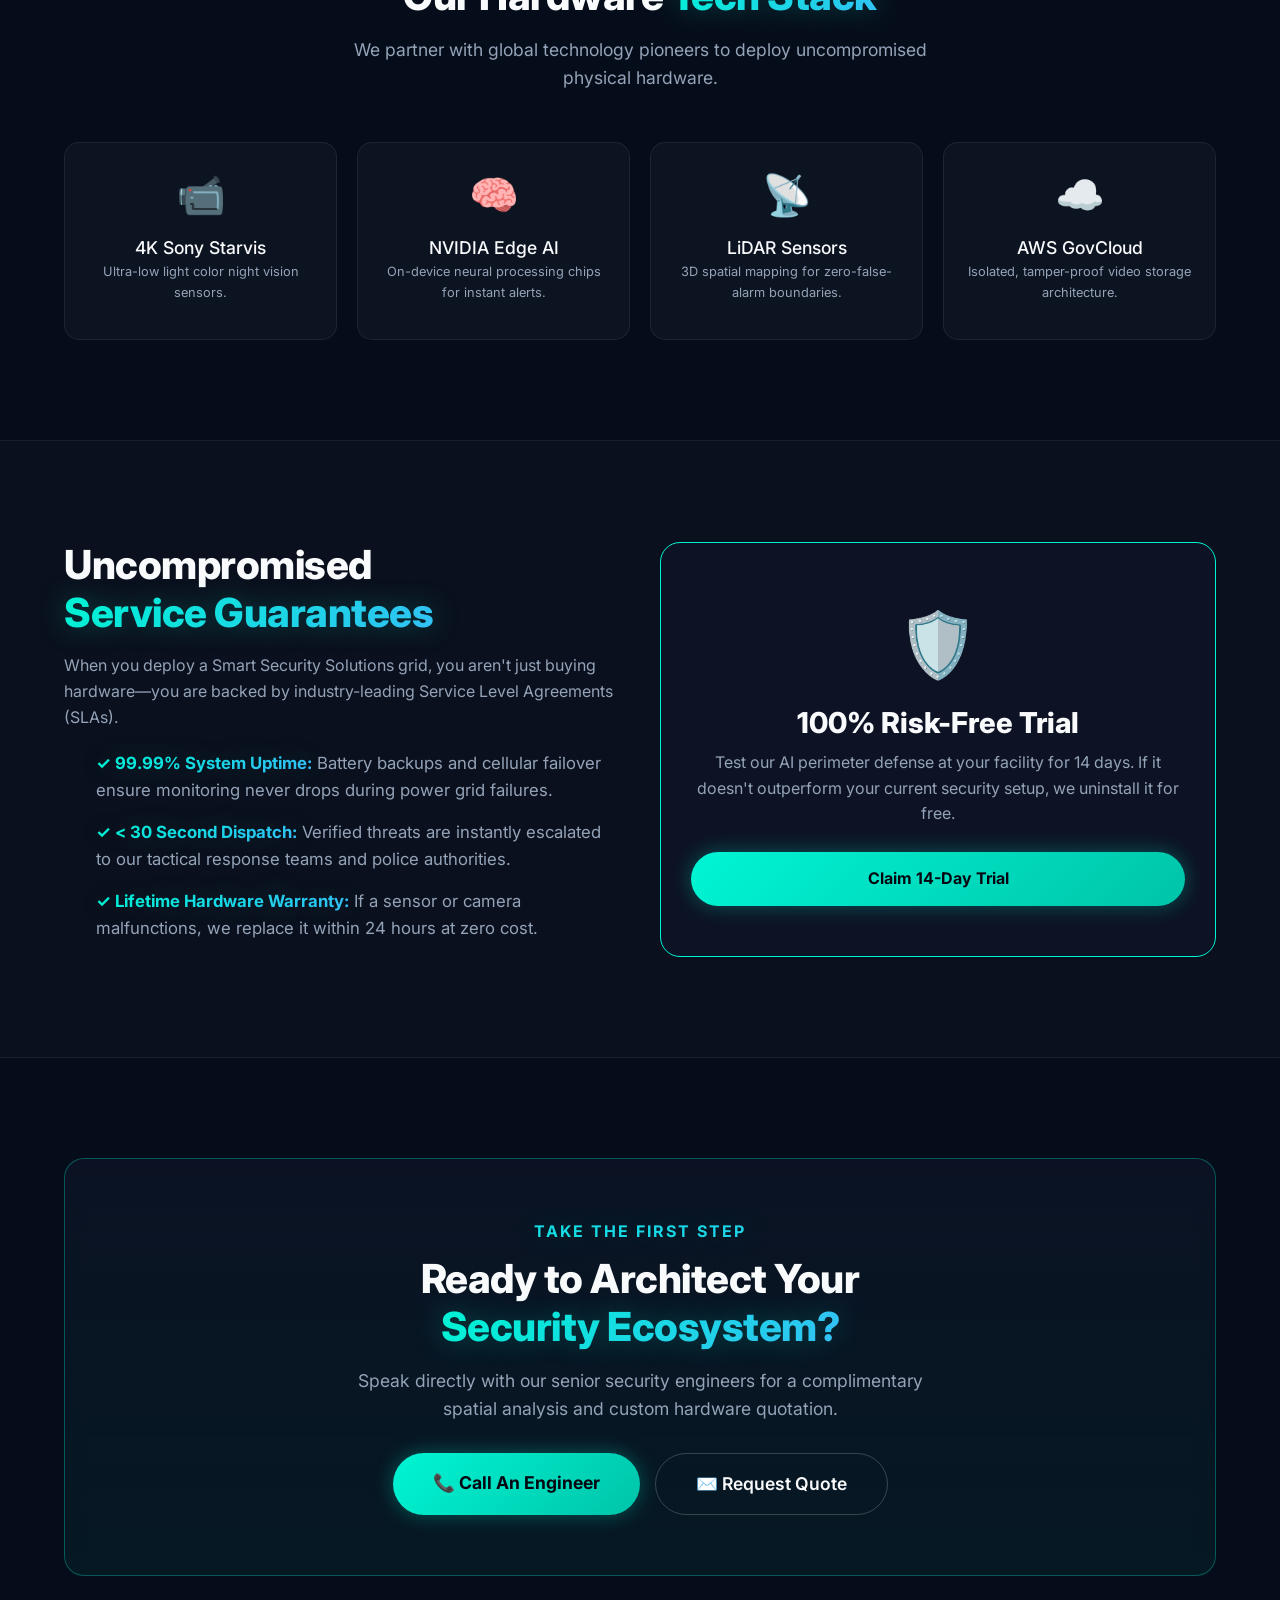
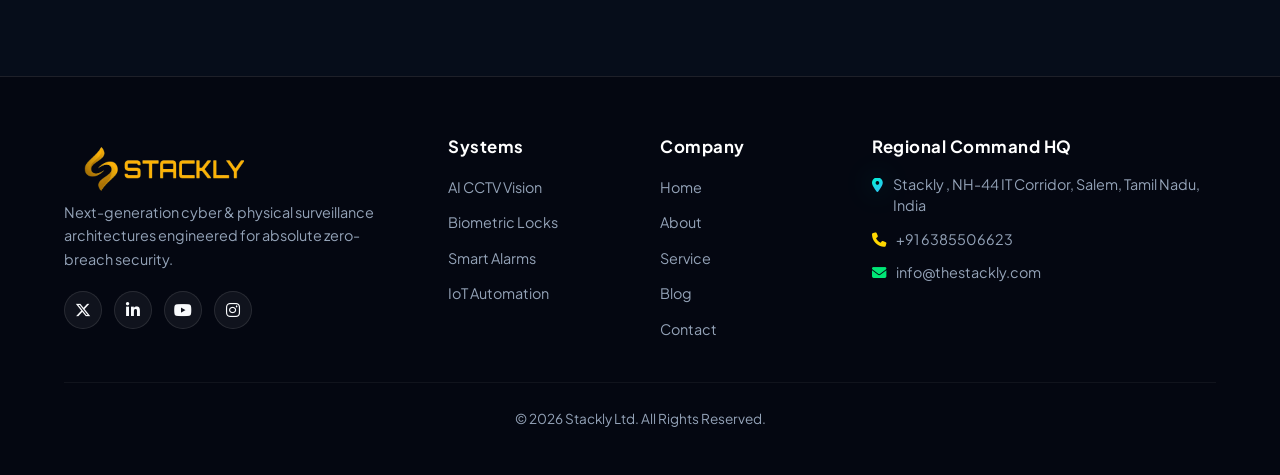
<file: services.html>
<!DOCTYPE html>
<html lang="en">

<head>
    <meta charset="UTF-8">
    <meta name="viewport" content="width=device-width, initial-scale=1.0">
    <title>Services</title>


    <link rel="preconnect" href="https://fonts.googleapis.com">
    <link rel="preconnect" href="https://fonts.gstatic.com" crossorigin>
    <link href="https://fonts.googleapis.com/css2?family=Plus+Jakarta+Sans:wght@300;400;600;700;800&display=swap"
        rel="stylesheet">


    <link rel="stylesheet" href="https://unpkg.com/aos@next/dist/aos.css" />

    <link href="https://fonts.googleapis.com/css2?family=Inter:wght@400;500;600;700&display=swap" rel="stylesheet">

    <link href="https://cdn.jsdelivr.net/npm/bootstrap@5.3.2/dist/css/bootstrap.min.css" rel="stylesheet">

    <link rel="stylesheet" href="https://cdnjs.cloudflare.com/ajax/libs/font-awesome/6.4.2/css/all.min.css">


    <link rel="stylesheet" href="services.css">
    <link rel="stylesheet" href="smart.css">
</head>

<body>

    <nav class="navbar navbar-expand-lg fixed-top custom-navbar">
        <div class="container">

            <a href="index.html" class="logo-container">
                <img src="./asset/yellow_logo (2).webp" alt="Company Logo" class="logo-img">
            </a>


            <button class="navbar-toggler custom-toggler shadow-none" type="button" data-bs-toggle="collapse"
                data-bs-target="#navbarNav" aria-controls="navbarNav" aria-expanded="false"
                aria-label="Toggle navigation">
                <i class="fa-solid fa-bars text-info fs-4"></i>
            </button>


            <div class="collapse navbar-collapse" id="navbarNav">
                <ul class="navbar-nav ms-auto align-items-lg-center">
                    <li class="nav-item">
                        <a class="nav-link px-3" href="index.html">Home</a>
                    </li>
                    <li class="nav-item">
                        <a class="nav-link px-3" href="about.html">About</a>
                    </li>
                    <li class="nav-item">
                        <a class="nav-link active px-3" href="services.html">Services</a>
                    </li>
                    <li class="nav-item">
                        <a class="nav-link px-3" href="blog.html">Blog</a>
                    </li>
                    <li class="nav-item">
                        <a class="nav-link px-3" href="contact.html">Contact</a>
                    </li>

                    <li class="nav-item ms-lg-4 mt-3 mt-lg-0">
                        <a href="login.html" class="btn btn-login px-4 py-2 text-center d-block">
                            <i class="fa-solid fa-lock me-2"></i>Login
                        </a>
                    </li>
                </ul>
            </div>
        </div>
    </nav>


    <section class="hero-section">
        <div class="glow-orb orb-1"></div>
        <div class="glow-orb orb-2"></div>

        <div class="container" style="position: relative; z-index: 1;" data-aos="zoom-out" data-aos-duration="1000">
            <span class="text-accent"
                style="font-weight: 700; letter-spacing: 2px; font-size: 0.9rem; text-transform: uppercase; display: block; margin-bottom: 12px;">
                ⚡ 360° Protection Ecosystem
            </span>
            <h1 class="hero-title">
                Next-Gen Security <br>
                <span class="text-accent">Services & Solutions</span>
            </h1>
            <p class="hero-lead">
                From autonomous drone surveillance to AI neural threat prediction, explore our integrated cybersecurity
                and physical defense services tailored for modern infrastructure.
            </p>
            <div data-aos="fade-up" data-aos-delay="200">
                <a href="404.html" class="btn-cyber" style="margin-right: 15px;">Explore Services ↓</a>
                <a href="404.html" class="btn-ghost">Custom Architecture</a>
            </div>
        </div>
    </section>


    <section id="offerings" class="section-padding bg-alternate">
        <div class="container">
            <div class="text-center">
                <h2 class="section-heading" data-aos="fade-up">Our Core <span class="text-accent">Defense
                        Offerings</span></h2>
                <p class="section-subtext" data-aos="fade-up" data-aos-delay="100">Engineered with military-grade
                    precision to eliminate blind spots across all perimeters.</p>
            </div>

            <div class="grid-3">

                <div class="glass-card" data-aos="fade-up" data-aos-delay="100">
                    <div class="service-img-wrapper">
                        <span class="service-tag">AI POWERED</span>
                        <img src="asset/sr1.webp" alt="CCTV Surveillance" class="service-img">
                    </div>
                    <h3 style="font-size: 1.4rem; margin-bottom: 12px;">Neural Video Surveillance</h3>
                    <p style="color: var(--text-muted); font-size: 0.95rem; margin-bottom: 20px; flex-grow: 1;">
                        Replace passive cameras with proactive AI detection. Instantly identify unauthorized intrusions,
                        abandoned objects, and facial profiles in real-time.
                    </p>
                    <a href="404.html" class="text-accent" style="font-weight: 700; font-size: 0.9rem;">Learn More →</a>
                </div>


                <div class="glass-card" data-aos="fade-up" data-aos-delay="200">
                    <div class="service-img-wrapper">
                        <span class="service-tag">CYBER-PHYSICAL</span>
                        <img src="asset/sr2.webp" alt="Server Room Security" class="service-img">
                    </div>
                    <h3 style="font-size: 1.4rem; margin-bottom: 12px;">Cloud Shield & IoT Defense</h3>
                    <p style="color: var(--text-muted); font-size: 0.95rem; margin-bottom: 20px; flex-grow: 1;">
                        Protect your physical security network from cyber tampering. We deploy AES-256 encrypted video
                        feeds with automatic cloud redundancy.
                    </p>
                    <a href="404.html" class="text-accent" style="font-weight: 700; font-size: 0.9rem;">Learn More →</a>
                </div>


                <div class="glass-card" data-aos="fade-up" data-aos-delay="300">
                    <div class="service-img-wrapper">
                        <span class="service-tag">BIOMETRIC</span>
                        <img src="asset/sr3.webp" alt="Cybersecurity Lock" class="service-img">
                    </div>
                    <h3 style="font-size: 1.4rem; margin-bottom: 12px;">Smart Access Control</h3>
                    <p style="color: var(--text-muted); font-size: 0.95rem; margin-bottom: 20px; flex-grow: 1;">
                        Keyless entry ecosystems utilizing retina scanning, fingerprint authentication, and smartphone
                        NFC triggers with centralized visitor tracking.
                    </p>
                    <a href="404.html" class="text-accent" style="font-weight: 700; font-size: 0.9rem;">Learn More →</a>
                </div>
            </div>


            <div class="grid-2" style="margin-top: 30px;">

                <div class="glass-card" data-aos="fade-up" data-aos-delay="200">
                    <div class="grid-2" style="gap: 20px;">
                        <div class="service-img-wrapper" style="margin-bottom: 0; height: 100%; min-height: 180px;">
                            <span class="service-tag">AUTONOMOUS</span>
                            <img src="asset/sr4.webp" alt="Drone Security" class="service-img">
                        </div>
                        <div>
                            <h3 style="font-size: 1.3rem; margin-bottom: 10px;">Perimeter Drone Patrols</h3>
                            <p style="color: var(--text-muted); font-size: 0.9rem; margin-bottom: 15px;">
                                Automated thermal-imaging drones that deploy instantly upon sensor triggers to track
                                intruders across large industrial properties.
                            </p>
                            <a href="404.html" class="text-accent" style="font-weight: 700; font-size: 0.9rem;">Request
                                Demo →</a>
                        </div>
                    </div>
                </div>


                <div class="glass-card" data-aos="fade-up" data-aos-delay="200">
                    <div class="grid-2" style="gap: 20px;">
                        <div class="service-img-wrapper" style="margin-bottom: 0; height: 100%; min-height: 180px;">
                            <span class="service-tag">24/7 ACTIVE</span>
                            <img src="asset/sr5.webp" alt="Monitoring Command Center" class="service-img">
                        </div>
                        <div>
                            <h3 style="font-size: 1.3rem; margin-bottom: 10px;">Tactical Command Center</h3>
                            <p style="color: var(--text-muted); font-size: 0.9rem; margin-bottom: 15px;">
                                Round-the-clock live human monitoring backed by AI threat filtering, ensuring sub-second
                                dispatch to local law enforcement.
                            </p>
                            <a href="404.html" class="text-accent" style="font-weight: 700; font-size: 0.9rem;">Request
                                Demo →</a>
                        </div>
                    </div>
                </div>
            </div>
        </div>
    </section>


    <section class="section-padding">
        <div class="container">
            <div class="text-center">
                <h2 class="section-heading" data-aos="fade-up">Our Deployment <span
                        class="text-accent">Architecture</span></h2>
                <p class="section-subtext" data-aos="fade-up" data-aos-delay="100">How we transform vulnerable
                    perimeters into impenetrable shields in 4 structured steps.</p>
            </div>

            <div class="grid-4">
                <div class="glass-card" data-aos="flip-left" data-aos-delay="100">
                    <div class="step-number">01</div>
                    <h4 style="font-size: 1.2rem; margin-bottom: 8px;">Vulnerability Audit</h4>
                    <p style="color: var(--text-muted); font-size: 0.9rem;">We scan your property and network topology
                        to identify blind spots, RF interference, and physical breach risks.</p>
                </div>
                <div class="glass-card" data-aos="flip-left" data-aos-delay="200">
                    <div class="step-number">02</div>
                    <h4 style="font-size: 1.2rem; margin-bottom: 8px;">Custom Blueprint</h4>
                    <p style="color: var(--text-muted); font-size: 0.9rem;">Our engineers design a tailored sensor grid,
                        selecting the exact AI camera focal lengths and biometric access points.</p>
                </div>
                <div class="glass-card" data-aos="flip-left" data-aos-delay="300">
                    <div class="step-number">03</div>
                    <h4 style="font-size: 1.2rem; margin-bottom: 8px;">Zero-Downtime Setup</h4>
                    <p style="color: var(--text-muted); font-size: 0.9rem;">Wireless installation with military-grade
                        encryption syncing directly to our cloud servers without disrupting daily operations.</p>
                </div>
                <div class="glass-card" data-aos="flip-left" data-aos-delay="400">
                    <div class="step-number">04</div>
                    <h4 style="font-size: 1.2rem; margin-bottom: 8px;">24/7 AI Shield Active</h4>
                    <p style="color: var(--text-muted); font-size: 0.9rem;">Your system goes live, continuously learning
                        environmental patterns while connected to our tactical rapid-response team.</p>
                </div>
            </div>
        </div>
    </section>


    <section class="section-padding bg-alternate">
        <div class="container">
            <div class="text-center">
                <h2 class="section-heading" data-aos="fade-up">Tailored For Your <span
                        class="text-accent">Industry</span></h2>
                <p class="section-subtext" data-aos="fade-up" data-aos-delay="100">Specialized security protocols
                    engineered for diverse operational scales.</p>
            </div>

            <div class="grid-3">
                <div class="glass-card" data-aos="zoom-in" data-aos-delay="100">
                    <span style="font-size: 2.5rem; margin-bottom: 15px; display: block;">🏢</span>
                    <h3 style="font-size: 1.3rem; margin-bottom: 10px;">Commercial & Retail</h3>
                    <p style="color: var(--text-muted); font-size: 0.95rem;">Prevent shoplifting, track foot traffic
                        heatmaps, and secure stockrooms with automated facial recognition alerts.</p>
                </div>
                <div class="glass-card" data-aos="zoom-in" data-aos-delay="200">
                    <span style="font-size: 2.5rem; margin-bottom: 15px; display: block;">🏭</span>
                    <h3 style="font-size: 1.3rem; margin-bottom: 10px;">Industrial & Warehouses</h3>
                    <p style="color: var(--text-muted); font-size: 0.95rem;">Thermal boundary monitoring, license plate
                        recognition (LPR) for logistics, and hazard detection in restricted zones.</p>
                </div>
                <div class="glass-card" data-aos="zoom-in" data-aos-delay="300">
                    <span style="font-size: 2.5rem; margin-bottom: 15px; display: block;">🏡</span>
                    <h3 style="font-size: 1.3rem; margin-bottom: 10px;">Luxury Residential Grids</h3>
                    <p style="color: var(--text-muted); font-size: 0.95rem;">Unobtrusive perimeter defense, smart
                        perimeter lighting synchronization, and biometric villa access control.</p>
                </div>
            </div>
        </div>
    </section>


    <section class="section-padding">
        <div class="container text-center">
            <h2 class="section-heading" data-aos="fade-up">Our Hardware <span class="text-accent">Tech Stack</span></h2>
            <p class="section-subtext" data-aos="fade-up" data-aos-delay="100">We partner with global technology
                pioneers to deploy uncompromised physical hardware.</p>

            <div class="grid-4" style="gap: 20px;">
                <div class="tech-item" data-aos="fade-up" data-aos-delay="100">
                    <span class="tech-icon">📹</span>
                    <h4 style="font-size: 1.1rem; margin-bottom: 4px;">4K Sony Starvis</h4>
                    <p style="color: var(--text-muted); font-size: 0.8rem;">Ultra-low light color night vision sensors.
                    </p>
                </div>
                <div class="tech-item" data-aos="fade-up" data-aos-delay="200">
                    <span class="tech-icon">🧠</span>
                    <h4 style="font-size: 1.1rem; margin-bottom: 4px;">NVIDIA Edge AI</h4>
                    <p style="color: var(--text-muted); font-size: 0.8rem;">On-device neural processing chips for
                        instant alerts.</p>
                </div>
                <div class="tech-item" data-aos="fade-up" data-aos-delay="300">
                    <span class="tech-icon">📡</span>
                    <h4 style="font-size: 1.1rem; margin-bottom: 4px;">LiDAR Sensors</h4>
                    <p style="color: var(--text-muted); font-size: 0.8rem;">3D spatial mapping for zero-false-alarm
                        boundaries.</p>
                </div>
                <div class="tech-item" data-aos="fade-up" data-aos-delay="400">
                    <span class="tech-icon">☁️</span>
                    <h4 style="font-size: 1.1rem; margin-bottom: 4px;">AWS GovCloud</h4>
                    <p style="color: var(--text-muted); font-size: 0.8rem;">Isolated, tamper-proof video storage
                        architecture.</p>
                </div>
            </div>
        </div>
    </section>


    <section class="section-padding bg-alternate">
        <div class="container">
            <div class="grid-2">
                <div data-aos="fade-up">
                    <h2 class="section-heading">Uncompromised <br><span class="text-accent">Service Guarantees</span>
                    </h2>
                    <p style="color: var(--text-muted); margin-bottom: 20px;">
                        When you deploy a Smart Security Solutions grid, you aren't just buying hardware—you are backed
                        by industry-leading Service Level Agreements (SLAs).
                    </p>
                    <ul
                        style="color: var(--text-muted); font-size: 1.05rem; display: flex; flex-direction: column; gap: 15px;">
                        <li><strong class="text-accent">✓ 99.99% System Uptime:</strong> Battery backups and cellular
                            failover ensure monitoring never drops during power grid failures.</li>
                        <li><strong class="text-accent">✓ &lt; 30 Second Dispatch:</strong> Verified threats are
                            instantly escalated to our tactical response teams and police authorities.</li>
                        <li><strong class="text-accent">✓ Lifetime Hardware Warranty:</strong> If a sensor or camera
                            malfunctions, we replace it within 24 hours at zero cost.</li>
                    </ul>
                </div>
                <div data-aos="zoom-in" data-aos-delay="200">
                    <div class="glass-card text-center" style="border-color: var(--accent-teal); padding: 50px 30px;">
                        <span style="font-size: 4rem; display: block; margin-bottom: 10px;">🛡️</span>
                        <h3 style="font-size: 1.8rem; font-weight: 800; margin-bottom: 10px;">100% Risk-Free Trial</h3>
                        <p style="color: var(--text-muted); margin-bottom: 25px;">
                            Test our AI perimeter defense at your facility for 14 days. If it doesn't outperform your
                            current security setup, we uninstall it for free.
                        </p>
                        <a href="404.html" class="btn-cyber" style="width: 100%;">Claim 14-Day Trial</a>
                    </div>
                </div>
            </div>
        </div>
    </section>


    <section id="contact" class="section-padding text-center" style="border-bottom: none;">
        <div class="container" data-aos="zoom-in-up" data-aos-duration="1000">
            <div class="glass-card"
                style="padding: 60px 20px; border-color: rgba(0, 245, 212, 0.3); background: linear-gradient(180deg, var(--bg-card), rgba(0, 245, 212, 0.05));">
                <span class="text-accent"
                    style="font-weight: 700; letter-spacing: 2px; text-transform: uppercase; display: block; margin-bottom: 10px;">Take
                    The First Step</span>
                <h2 class="section-heading">Ready to Architect Your <br><span class="text-accent">Security
                        Ecosystem?</span></h2>
                <p style="color: var(--text-muted); max-width: 600px; margin: 0 auto 30px auto; font-size: 1.1rem;">
                    Speak directly with our senior security engineers for a complimentary spatial analysis and custom
                    hardware quotation.
                </p>
                <div style="display: flex; gap: 15px; justify-content: center; flex-wrap: wrap;">
                    <a href="404.html" class="btn-cyber" style="padding: 16px 40px; font-size: 1.1rem;">📞 Call An
                        Engineer</a>
                    <a href="404.html" class="btn-ghost" style="padding: 16px 40px; font-size: 1.1rem;">✉️ Request
                        Quote</a>
                </div>
            </div>
        </div>
    </section>

   
            <footer class="custom-footer" data-aos="fade-up" data-aos-duration="800" data-aos-delay="400">
                <div class="container">

                    <div class="footer-grid">


                        <div class="footer-col">
                            <a href="index.html" class="logo-container">
                                <img src="./asset/yellow_logo (2).webp" alt="Company Logo" class="logo-img">
                            </a>
                            <p class="footer-desc">
                                Next-generation cyber & physical surveillance architectures engineered for absolute
                                zero-breach security.
                            </p>
                            <div class="social-icons-group">
                                <a href="404.html" class="social-icon" aria-label="Twitter"><i
                                        class="fa-brands fa-x-twitter"></i></a>
                                <a href="404.html" class="social-icon" aria-label="LinkedIn"><i
                                        class="fa-brands fa-linkedin-in"></i></a>
                                <a href="404.html" class="social-icon" aria-label="YouTube"><i
                                        class="fa-brands fa-youtube"></i></a>
                                <a href="404.html" class="social-icon" aria-label="Instagram"><i
                                        class="fa-brands fa-instagram"></i></a>
                            </div>
                        </div>


                        <div class="footer-col">
                            <h6 class="footer-heading">Systems</h6>
                            <ul class="footer-links-list">
                                <li><a href="404.html" class="footer-link">AI CCTV Vision</a></li>
                                <li><a href="404.html" class="footer-link">Biometric Locks</a></li>
                                <li><a href="404.html" class="footer-link">Smart Alarms</a></li>
                                <li><a href="404.html" class="footer-link">IoT Automation</a></li>
                            </ul>
                        </div>


                        <div class="footer-col">
                            <h6 class="footer-heading">Company</h6>
                            <ul class="footer-links-list">
                                <li><a href="index.html" class="footer-link">Home</a></li>
                                <li><a href="about.html" class="footer-link">About</a></li>
                                <li><a href="services.html" class="footer-link">Service</a></li>
                                <li><a href="blog.html" class="footer-link">Blog</a></li>
                                <li><a href="contact.html" class="footer-link">Contact</a></li>
                            </ul>
                        </div>


                        <div class="footer-col">
                            <h6 class="footer-heading">Regional Command HQ</h6>
                            <ul class="footer-contact-list">
                                <li class="footer-contact-item">
                                    <i class="fa-solid fa-location-dot text-accent"></i>
                                    <span>Stackly , NH-44 IT Corridor, Salem, Tamil Nadu, India</span>
                                </li>
                                <li class="footer-contact-item">
                                    <i class="fa-solid fa-phone" style="color: #FFD700;"></i>
                                    <span>+91 6385506623</span>
                                </li>
                                <li class="footer-contact-item">
                                    <i class="fa-solid fa-envelope" style="color: #00E676;"></i>
                                    <span> info@thestackly.com</span>
                                </li>
                            </ul>
                        </div>

                    </div>


                    <div class="footer-bottom">
                        <p>&copy; 2026 Stackly Ltd. All Rights Reserved.  
                        </p>
                    </div>

                </div>
            </footer>

    <script src="https://cdn.jsdelivr.net/npm/bootstrap@5.3.2/dist/js/bootstrap.bundle.min.js"></script>

    <script src="https://unpkg.com/aos@next/dist/aos.js"></script>
    <script>
        AOS.init({
            once: true,      // Animations trigger only once while scrolling down
            offset: 80,      // Trigger animation 80px before element enters viewport
            duration: 800,   // Animation duration
            easing: 'ease-out-cubic'
        });
    </script>
    <script src="main.js"></script>
</body>

</html>
</file>
<file: style.css>
.hero-section {
      padding: 120px 0 80px;
      background: radial-gradient(circle at 80% 20%, rgba(0, 229, 255, 0.08) 0%, rgba(6, 13, 26, 1) 70%);
  }


  .text-gradient {
      background: linear-gradient(135deg, #00E5FF 0%, #3B82F6 50%, #FFB703 100%);
      -webkit-background-clip: text;
      -webkit-text-fill-color: transparent;
  }


  .cyber-badge {
      background: rgba(0, 229, 255, 0.1);
      border: 1px solid rgba(0, 229, 255, 0.3);
      color: var(--neon-blue);
      font-size: 0.85rem;
      letter-spacing: 1px;
  }

  .pulse-dot {
      width: 8px;
      height: 8px;
      background-color: #00E5FF;
      border-radius: 50%;
      display: inline-block;
      box-shadow: 0 0 8px #00E5FF;
      animation: blinkGlow 1.5s infinite;
  }


  .btn-outline-cyber {
      background: transparent;
      color: #FFF;
      border: 1.5px solid rgba(0, 229, 255, 0.5);
      transition: all 0.3s ease;
      text-decoration: none;
  }

  .btn-outline-cyber:hover {
      background: rgba(0, 229, 255, 0.1);
      color: var(--neon-blue);
      border-color: var(--neon-blue);
      box-shadow: 0 0 15px rgba(0, 229, 255, 0.3);
      transform: translateY(-2px);
  }


  .shadow-cyber {
      box-shadow: 0 0 40px rgba(0, 229, 255, 0.15), 0 20px 40px rgba(0, 0, 0, 0.6);
  }




  .floating-img {
      animation: floatImage 6s ease-in-out infinite;
  }

  @keyframes floatImage {

      0%,
      100% {
          transform: translateY(0px) rotate(0deg);
      }

      50% {
          transform: translateY(-12px) rotate(0.5deg);
      }
  }


  .pulse-button {
      animation: pulseGold 3s infinite;
  }

  @keyframes pulseGold {
      0% {
          box-shadow: 0 4px 15px rgba(255, 183, 3, 0.25);
      }

      50% {
          box-shadow: 0 4px 25px rgba(255, 183, 3, 0.6), 0 0 10px rgba(255, 183, 3, 0.4);
      }

      100% {
          box-shadow: 0 4px 15px rgba(255, 183, 3, 0.25);
      }
  }


  @keyframes blinkGlow {

      0%,
      100% {
          opacity: 1;
          transform: scale(1);
      }

      50% {
          opacity: 0.4;
          transform: scale(1.2);
      }
  }


  .hero-image-wrapper {
      position: relative;
      display: inline-block;
  }

  .floating-card {
      position: absolute;
      background: rgba(11, 23, 41, 0.9);
      backdrop-filter: blur(10px);
      border: 1px solid rgba(0, 229, 255, 0.3);
      z-index: 5;
      transition: all 0.3s ease;
  }

  .floating-card:hover {
      transform: scale(1.05);
      border-color: var(--neon-blue);
  }


  .card-1 {
      top: 10%;
      left: -20px;
      animation: floatCard1 5s ease-in-out infinite;
  }

  .card-2 {
      bottom: 10%;
      right: -20px;
      animation: floatCard2 7s ease-in-out infinite;
  }

  .icon-circle {
      width: 40px;
      height: 40px;
      border-radius: 50%;
      display: flex;
      align-items: center;
      justify-content: center;
      font-size: 1.1rem;
  }

  .btn-cyber-login {
      background: linear-gradient(135deg, #FFB703 0%, #FF8F00 100%) !important;
      color: #000000 !important;
      font-weight: 700 !important;
      font-size: 1.05rem !important;
      border: none !important;
      padding: 14px 32px !important;
      border-radius: 8px !important;
      box-shadow: 0 4px 20px rgba(255, 183, 3, 0.4) !important;
      transition: all 0.3s ease !important;
      display: inline-flex !important;
      align-items: center !important;
      justify-content: center !important;
      text-decoration: none !important;
  }

  .btn-cyber-login:hover {
      background: linear-gradient(135deg, #FFC933 0%, #FFA000 100%) !important;
      color: #000000 !important;
      transform: translateY(-3px) !important;
      box-shadow: 0 6px 28px rgba(255, 183, 3, 0.7) !important;
  }

  @keyframes floatCard1 {

      0%,
      100% {
          transform: translateY(0px);
      }

      50% {
          transform: translateY(-8px);
      }
  }

  @keyframes floatCard2 {

      0%,
      100% {
          transform: translateY(0px);
      }

      50% {
          transform: translateY(8px);
      }
  }


  @media (max-width: 991px) {
      .card-1 {
          left: 0px;
          top: 5%;
      }

      .card-2 {
          right: 0px;
          bottom: 5%;
      }

      .hero-section {
          padding: 100px 0 60px;
      }
  }



  .about-section {
      background: linear-gradient(180deg, var(--bg-main) 0%, #081120 50%, var(--bg-main) 100%);
  }


  .feature-icon-box {
      width: 32px;
      height: 32px;
      background: rgba(0, 229, 255, 0.1);
      border: 1px solid rgba(0, 229, 255, 0.3);
      border-radius: 50%;
      display: flex;
      align-items: center;
      justify-content: center;
      flex-shrink: 0;
      transition: all 0.3s ease;
  }

  .about-feature-list div:hover .feature-icon-box {
      background: var(--neon-blue);
      transform: scale(1.1) rotate(360deg);
  }

  .about-feature-list div:hover .feature-icon-box i {
      color: #000 !important;
  }


  .about-img-wrapper {
      position: relative;
  }

  .main-about-img {
      transition: transform 0.5s ease;
  }

  .about-img-wrapper:hover .main-about-img {
      transform: scale(1.02);
  }

  .exp-badge {
      position: absolute;
      bottom: -20px;
      right: -20px;
      background: rgba(11, 23, 41, 0.95);
      backdrop-filter: blur(12px);
      border: 1px solid #FFB703 !important;
      box-shadow: 0 10px 30px rgba(0, 0, 0, 0.8), 0 0 20px rgba(255, 183, 3, 0.2);
      z-index: 5;
      animation: floatExpBadge 5s ease-in-out infinite;
  }

  @keyframes floatExpBadge {

      0%,
      100% {
          transform: translateY(0px);
      }

      50% {
          transform: translateY(-10px);
      }
  }


  .about-val-card {
      background: #0B1729;
      border: 1px solid rgba(255, 255, 255, 0.05);
      transition: all 0.4s cubic-bezier(0.175, 0.885, 0.32, 1.275);
  }

  .about-val-card:hover {
      transform: translateY(-10px);
      background: rgba(11, 23, 41, 0.8);
      border-color: var(--neon-blue);
      box-shadow: 0 15px 35px rgba(0, 229, 255, 0.15);
  }

  .val-icon {
      width: 60px;
      height: 60px;
      background: rgba(0, 229, 255, 0.08);
      border-radius: 12px;
      display: flex;
      align-items: center;
      justify-content: center;
      font-size: 1.8rem;
      color: var(--neon-blue);
      transition: all 0.4s ease;
  }

  .about-val-card:hover .val-icon {
      background: linear-gradient(135deg, #00E5FF 0%, #0088FF 100%);
      color: #000;
      transform: scale(1.1) rotate(-5deg);
      box-shadow: 0 0 20px rgba(0, 229, 255, 0.5);
  }


  @media (max-width: 768px) {
      .exp-badge {
          right: 10px;
          bottom: 10px;
          padding: 15px !important;
      }
  }



  .solutions-section {
      background-color: #081120;
      overflow: hidden;
  }


  .solutions-bg-glow {
      position: absolute;
      top: 50%;
      left: 50%;
      width: 600px;
      height: 600px;
      background: radial-gradient(circle, rgba(0, 229, 255, 0.06) 0%, rgba(0, 0, 0, 0) 70%);
      transform: translate(-50%, -50%);
      pointer-events: none;
      z-index: 1;
  }


  .solution-card {
      background: #0B1729;
      border: 1px solid rgba(255, 255, 255, 0.05);
      transition: all 0.4s cubic-bezier(0.165, 0.84, 0.44, 1);
      position: relative;
      overflow: hidden;
      z-index: 2;
  }


  .solution-card:hover {
      transform: translateY(-10px);
      background: linear-gradient(180deg, #0D1D35 0%, #0B1729 100%);
      border-color: var(--neon-blue);
      box-shadow: 0 15px 35px rgba(0, 229, 255, 0.15), 0 5px 15px rgba(0, 0, 0, 0.5);
  }


  .solution-card::after {
      content: '';
      position: absolute;
      top: 0;
      left: -100%;
      width: 100%;
      height: 3px;
      background: linear-gradient(90deg, transparent, var(--neon-blue), transparent);
      transition: all 0.6s ease;
  }

  .solution-card:hover::after {
      left: 100%;
  }


  .sol-icon-box {
      width: 65px;
      height: 65px;
      background: rgba(0, 229, 255, 0.08);
      border: 1px solid rgba(0, 229, 255, 0.2);
      border-radius: 14px;
      display: flex;
      align-items: center;
      justify-content: center;
      font-size: 1.8rem;
      color: var(--neon-blue);
      transition: all 0.5s cubic-bezier(0.68, -0.55, 0.265, 1.55);
  }


  .solution-card:hover .sol-icon-box {
      background: linear-gradient(135deg, #00E5FF 0%, #0088FF 100%);
      color: #000000;
      transform: scale(1.1) rotate(360deg);
      box-shadow: 0 0 20px rgba(0, 229, 255, 0.6);
      border-color: transparent;
  }


  .sol-link {
      color: #94A3B8;
      transition: all 0.3s ease;
  }

  .solution-card:hover .sol-link {
      color: var(--neon-blue);
  }

  .transition-icon {
      transition: transform 0.3s ease;
  }

  .solution-card:hover .transition-icon {
      transform: translateX(6px);
  }



  .why-us-section {
      background: linear-gradient(180deg, #081120 0%, var(--bg-main) 50%, #081120 100%);
  }


  .why-bg-glow {
      position: absolute;
      bottom: 10%;
      right: -10%;
      width: 500px;
      height: 500px;
      background: radial-gradient(circle, rgba(0, 229, 255, 0.05) 0%, rgba(0, 0, 0, 0) 70%);
      pointer-events: none;
      z-index: 1;
  }


  .main-why-img {
      transition: transform 0.5s ease, box-shadow 0.5s ease;
  }

  .why-img-wrapper:hover .main-why-img {
      transform: scale(1.02);
      box-shadow: 0 0 50px rgba(0, 229, 255, 0.2), 0 20px 40px rgba(0, 0, 0, 0.7);
  }


  .live-status-widget {
      position: absolute;
      bottom: 25px;
      left: 25px;
      background: rgba(11, 23, 41, 0.95);
      backdrop-filter: blur(16px);
      z-index: 5;
      animation: floatWidget 5s ease-in-out infinite;
  }

  @keyframes floatWidget {

      0%,
      100% {
          transform: translateY(0px);
      }

      50% {
          transform: translateY(-10px);
      }
  }

  .status-pulse-circle {
      width: 50px;
      height: 50px;
      background: rgba(0, 229, 255, 0.1);
      border-radius: 12px;
      border: 1px solid rgba(0, 229, 255, 0.3);
  }

  .status-dot {
      width: 10px;
      height: 10px;
      background-color: #00E5FF;
      border-radius: 50%;
      display: inline-block;
      box-shadow: 0 0 10px #00E5FF;
      animation: blinkGlow 1.5s infinite;
  }


  .why-feature-card {
      background: rgba(11, 23, 41, 0.6);
      border: 1px solid rgba(255, 255, 255, 0.05);
      transition: all 0.4s cubic-bezier(0.165, 0.84, 0.44, 1);
  }

  .why-feature-card:hover {
      background: #0B1729;
      transform: translateX(10px);
      border-color: var(--neon-blue);
      box-shadow: 0 10px 30px rgba(0, 229, 255, 0.12);
  }


  .why-icon-box {
      width: 55px;
      height: 55px;
      background: rgba(0, 229, 255, 0.08);
      border: 1px solid rgba(0, 229, 255, 0.2);
      border-radius: 12px;
      display: flex;
      align-items: center;
      justify-content: center;
      font-size: 1.5rem;
      color: var(--neon-blue);
      transition: all 0.5s cubic-bezier(0.68, -0.55, 0.265, 1.55);
  }


  .why-feature-card:hover .why-icon-box {
      background: linear-gradient(135deg, #00E5FF 0%, #0088FF 100%);
      color: #000000;
      transform: scale(1.1) rotate(360deg);
      box-shadow: 0 0 20px rgba(0, 229, 255, 0.5);
      border-color: transparent;
  }


  @media (max-width: 768px) {
      .live-status-widget {
          left: 10px;
          bottom: 10px;
          padding: 12px !important;
      }

      .why-feature-card:hover {
          transform: translateY(-5px);
      }
  }



  .automation-section {
      background-color: var(--bg-main);
      overflow: hidden;
  }


  .auto-bg-glow {
      position: absolute;
      top: 40%;
      right: 5%;
      width: 500px;
      height: 500px;
      background: radial-gradient(circle, rgba(0, 229, 255, 0.05) 0%, rgba(0, 0, 0, 0) 70%);
      pointer-events: none;
      z-index: 1;
  }


  .smart-hub-banner {
      background: linear-gradient(135deg, #0B1729 0%, #081120 100%);
      box-shadow: 0 0 30px rgba(0, 229, 255, 0.15);
      transition: all 0.4s ease;
  }

  .smart-hub-banner:hover {
      box-shadow: 0 0 40px rgba(0, 229, 255, 0.3);
      border-color: var(--neon-blue) !important;
  }

  .hub-radar-circle {
      width: 60px;
      height: 60px;
      background: rgba(0, 229, 255, 0.1);
      border-radius: 50%;
      border: 1px solid rgba(0, 229, 255, 0.4);
      animation: radarPulse 3s infinite;
  }

  @keyframes radarPulse {
      0% {
          box-shadow: 0 0 0 0 rgba(0, 229, 255, 0.4);
      }

      70% {
          box-shadow: 0 0 0 15px rgba(0, 229, 255, 0);
      }

      100% {
          box-shadow: 0 0 0 0 rgba(0, 229, 255, 0);
      }
  }


  .auto-card {
      background: #0B1729;
      border: 1px solid rgba(255, 255, 255, 0.05);
      transition: all 0.4s cubic-bezier(0.165, 0.84, 0.44, 1);
  }

  .auto-card:hover {
      transform: translateY(-10px);
      background: linear-gradient(180deg, #0D1D35 0%, #0B1729 100%);
      border-color: var(--neon-blue);
      box-shadow: 0 15px 35px rgba(0, 229, 255, 0.15);
  }


  .auto-icon-box {
      width: 55px;
      height: 55px;
      background: rgba(0, 229, 255, 0.08);
      border: 1px solid rgba(0, 229, 255, 0.2);
      border-radius: 14px;
      display: flex;
      align-items: center;
      justify-content: center;
      font-size: 1.5rem;
      color: var(--neon-blue);
      transition: all 0.5s cubic-bezier(0.68, -0.55, 0.265, 1.55);
  }

  .auto-card:hover .auto-icon-box {
      background: linear-gradient(135deg, #00E5FF 0%, #0088FF 100%);
      color: #000000;
      transform: scale(1.1) rotate(360deg);
      box-shadow: 0 0 20px rgba(0, 229, 255, 0.5);
      border-color: transparent;
  }


  .smart-toggle {
      display: flex;
      align-items: center;
  }

  .toggle-track {
      width: 40px;
      height: 22px;
      background: rgba(255, 255, 255, 0.1);
      border-radius: 20px;
      padding: 2px;
      transition: all 0.4s ease;
      position: relative;
      border: 1px solid rgba(255, 255, 255, 0.2);
  }

  .toggle-thumb {
      width: 16px;
      height: 16px;
      background: #94A3B8;
      border-radius: 50%;
      transition: all 0.4s cubic-bezier(0.68, -0.55, 0.265, 1.55);
  }


  .auto-card:hover .toggle-track {
      background: rgba(0, 229, 255, 0.2);
      border-color: var(--neon-blue);
      box-shadow: 0 0 10px rgba(0, 229, 255, 0.4);
  }

  .auto-card:hover .toggle-thumb {
      transform: translateX(18px);
      background: var(--neon-blue);
      box-shadow: 0 0 8px var(--neon-blue);
  }

  .auto-card:hover .toggle-label {
      color: var(--neon-blue) !important;
      font-weight: 700;
  }



  .commercial-section {
      background: linear-gradient(180deg, var(--bg-main) 0%, #081120 50%, var(--bg-main) 100%);
      overflow: hidden;
  }


  .comm-bg-glow {
      position: absolute;
      bottom: 20%;
      left: 5%;
      width: 500px;
      height: 500px;
      background: radial-gradient(circle, rgba(255, 183, 3, 0.05) 0%, rgba(0, 0, 0, 0) 70%);
      pointer-events: none;
      z-index: 1;
  }


  .comm-highlight-banner {
      background: linear-gradient(135deg, #0B1729 0%, #0F203C 100%);
      box-shadow: 0 0 30px rgba(255, 183, 3, 0.1);
      transition: all 0.4s ease;
  }

  .comm-highlight-banner:hover {
      box-shadow: 0 0 40px rgba(255, 183, 3, 0.25);
      border-color: #FFB703 !important;
  }

  .comm-shield-circle {
      width: 60px;
      height: 60px;
      background: rgba(255, 183, 3, 0.1);
      border-radius: 14px;
      border: 1px solid rgba(255, 183, 3, 0.4);
      animation: shieldPulse 3s infinite;
  }

  @keyframes shieldPulse {
      0% {
          box-shadow: 0 0 0 0 rgba(255, 183, 3, 0.4);
      }

      70% {
          box-shadow: 0 0 0 15px rgba(255, 183, 3, 0);
      }

      100% {
          box-shadow: 0 0 0 0 rgba(255, 183, 3, 0);
      }
  }

  .pulse-dot-warning {
      width: 8px;
      height: 8px;
      background-color: #FFB703;
      border-radius: 50%;
      display: inline-block;
      box-shadow: 0 0 8px #FFB703;
      animation: blinkGlow 1.5s infinite;
  }


  .comm-card {
      background: #0B1729;
      border: 1px solid rgba(255, 255, 255, 0.05);
      transition: all 0.4s cubic-bezier(0.165, 0.84, 0.44, 1);
      position: relative;
      overflow: hidden;
      z-index: 2;
  }

  .comm-card:hover {
      transform: translateY(-10px);
      background: linear-gradient(180deg, #0D1D35 0%, #0B1729 100%);
      border-color: var(--neon-blue);
      box-shadow: 0 15px 35px rgba(0, 229, 255, 0.15), 0 5px 15px rgba(0, 0, 0, 0.5);
  }


  .comm-card::after {
      content: '';
      position: absolute;
      top: 0;
      left: -100%;
      width: 100%;
      height: 3px;
      background: linear-gradient(90deg, transparent, var(--neon-blue), transparent);
      transition: all 0.6s ease;
  }

  .comm-card:hover::after {
      left: 100%;
  }


  .comm-icon-box {
      width: 60px;
      height: 60px;
      background: rgba(0, 229, 255, 0.08);
      border: 1px solid rgba(0, 229, 255, 0.2);
      border-radius: 14px;
      display: flex;
      align-items: center;
      justify-content: center;
      font-size: 1.6rem;
      color: var(--neon-blue);
      transition: all 0.5s cubic-bezier(0.68, -0.55, 0.265, 1.55);
  }

  .comm-card:hover .comm-icon-box {
      background: linear-gradient(135deg, #00E5FF 0%, #0088FF 100%);
      color: #000000;
      transform: scale(1.1) rotate(360deg);
      box-shadow: 0 0 20px rgba(0, 229, 255, 0.5);
      border-color: transparent;
  }


  .comm-link {
      color: #94A3B8;
      transition: all 0.3s ease;
  }

  .comm-card:hover .comm-link {
      color: var(--neon-blue);
  }



  .process-section {
      background-color: #081120;
      overflow: hidden;
  }


  .process-bg-glow {
      position: absolute;
      top: 50%;
      left: 50%;
      width: 600px;
      height: 600px;
      background: radial-gradient(circle, rgba(0, 229, 255, 0.06) 0%, rgba(0, 0, 0, 0) 70%);
      transform: translate(-50%, -50%);
      pointer-events: none;
      z-index: 1;
  }


  .step-card {
      background: #0B1729;
      border: 1px solid rgba(255, 255, 255, 0.05);
      transition: all 0.4s cubic-bezier(0.165, 0.84, 0.44, 1);
      z-index: 2;
  }


  .step-card:hover {
      transform: translateY(-10px);
      background: linear-gradient(180deg, #0D1D35 0%, #0B1729 100%);
      border-color: var(--neon-blue);
      box-shadow: 0 15px 35px rgba(0, 229, 255, 0.15), 0 5px 15px rgba(0, 0, 0, 0.5);
  }


  .step-circle {
      width: 75px;
      height: 75px;
      background: rgba(11, 23, 41, 0.9);
      border: 2px solid #FFB703;
      border-radius: 50%;
      display: flex;
      align-items: center;
      justify-content: center;
      font-size: 1.6rem;
      font-weight: 700;
      color: #FFB703;
      box-shadow: 0 0 15px rgba(255, 183, 3, 0.2);
      transition: all 0.6s cubic-bezier(0.68, -0.55, 0.265, 1.55);
      position: relative;
      z-index: 5;
  }


  .step-card:hover .step-circle {
      background: linear-gradient(135deg, #00E5FF 0%, #0088FF 100%);
      color: #000000;
      border-color: transparent;
      transform: scale(1.15) rotate(360deg);
      box-shadow: 0 0 25px rgba(0, 229, 255, 0.6);
  }


  .step-line-connector {
      position: absolute;
      top: 60px;
      right: -50%;
      width: 100%;
      height: 2px;
      background: linear-gradient(90deg, rgba(0, 229, 255, 0.5) 0%, rgba(255, 183, 3, 0.5) 100%);
      z-index: 1;
      pointer-events: none;
      border-top: 1px dashed rgba(0, 229, 255, 0.6);
  }


  @media (max-width: 991px) {
      .step-line-connector {
          display: none !important;
      }
  }



  .showcase-section {
      background: linear-gradient(180deg, var(--bg-main) 0%, #081120 50%, var(--bg-main) 100%);
  }


  .showcase-bg-glow {
      position: absolute;
      top: 30%;
      left: 50%;
      width: 600px;
      height: 600px;
      background: radial-gradient(circle, rgba(0, 229, 255, 0.05) 0%, rgba(0, 0, 0, 0) 70%);
      transform: translate(-50%, -50%);
      pointer-events: none;
      z-index: 1;
  }


  .product-card {
      background: #0B1729;
      border: 1px solid rgba(255, 255, 255, 0.05);
      transition: all 0.4s cubic-bezier(0.165, 0.84, 0.44, 1);
      position: relative;
      z-index: 2;
  }

  .product-card:hover {
      transform: translateY(-10px);
      background: linear-gradient(180deg, #0D1D35 0%, #0B1729 100%);
      border-color: var(--neon-blue);
      box-shadow: 0 15px 35px rgba(0, 229, 255, 0.18), 0 5px 15px rgba(0, 0, 0, 0.6);
  }


  .product-main-img {
      height: 240px;
      object-fit: cover;
      transition: transform 0.6s cubic-bezier(0.165, 0.84, 0.44, 1);
  }

  .product-card:hover .product-main-img {
      transform: scale(1.1);
  }


  .laser-scanner {
      position: absolute;
      top: -100%;
      left: 0;
      width: 100%;
      height: 4px;
      background: linear-gradient(90deg, transparent, #00E5FF, #FFB703, #00E5FF, transparent);
      box-shadow: 0 0 15px #00E5FF, 0 0 30px #00E5FF;
      z-index: 4;
      transition: none;
      opacity: 0;
  }


  .product-card:hover .laser-scanner {
      opacity: 1;
      animation: laserScan 1.8s linear infinite;
  }

  @keyframes laserScan {
      0% {
          top: 0%;
          opacity: 1;
      }

      50% {
          top: 100%;
          opacity: 0.8;
      }

      50.01% {
          top: 0%;
          opacity: 0;
      }

      100% {
          top: 0%;
          opacity: 1;
      }
  }


  .product-hover-actions {
      position: absolute;
      bottom: 0;
      left: 0;
      background: linear-gradient(0deg, rgba(6, 13, 26, 0.95) 0%, rgba(6, 13, 26, 0) 100%);
      z-index: 5;
      transform: translateY(100%);
      opacity: 0;
      transition: all 0.4s cubic-bezier(0.68, -0.55, 0.265, 1.55);
  }


  .product-card:hover .product-hover-actions {
      transform: translateY(0%);
      opacity: 1;
  }


  .pulse-badge {
      animation: badgePulse 2s infinite;
  }

  @keyframes badgePulse {
      0% {
          box-shadow: 0 0 0 0 rgba(0, 229, 255, 0.4);
      }

      70% {
          box-shadow: 0 0 0 10px rgba(0, 229, 255, 0);
      }

      100% {
          box-shadow: 0 0 0 0 rgba(0, 229, 255, 0);
      }
  }



  .testimonials-section {
      background: linear-gradient(180deg, #081120 0%, var(--bg-main) 50%, #081120 100%);
      overflow: hidden;
  }


  .testi-bg-glow {
      position: absolute;
      top: 50%;
      left: 50%;
      width: 600px;
      height: 600px;
      background: radial-gradient(circle, rgba(0, 229, 255, 0.05) 0%, rgba(0, 0, 0, 0) 70%);
      transform: translate(-50%, -50%);
      pointer-events: none;
      z-index: 1;
  }


  .testi-card {
      background: rgba(11, 23, 41, 0.8);
      border: 1px solid rgba(255, 255, 255, 0.05);
      transition: all 0.4s cubic-bezier(0.165, 0.84, 0.44, 1);
      position: relative;
  }


  .testi-card:hover {
      transform: translateY(-10px);
      background: #0B1729;
      border-color: var(--neon-blue);
      box-shadow: 0 15px 35px rgba(0, 229, 255, 0.15), 0 5px 15px rgba(0, 0, 0, 0.5);
  }


  .quote-watermark {
      font-size: 4rem;
      color: rgba(255, 255, 255, 0.03);
      transition: all 0.6s cubic-bezier(0.68, -0.55, 0.265, 1.55);
      z-index: 1;
      line-height: 1;
  }

  .testi-card:hover .quote-watermark {
      color: rgba(0, 229, 255, 0.15);
      transform: scale(1.2) rotate(360deg);
  }


  .star-rating i {
      transition: all 0.3s ease;
  }

  .testi-card:hover .star-rating {
      text-shadow: 0 0 10px rgba(255, 183, 3, 0.8);
  }

  .testi-card:hover .star-rating i {
      transform: scale(1.15);
  }


  .client-avatar {
      width: 48px;
      height: 48px;
      font-size: 1.1rem;
      flex-shrink: 0;
      transition: all 0.4s ease;
  }

  .testi-card:hover .client-avatar {
      transform: scale(1.1);
      box-shadow: 0 0 15px rgba(0, 229, 255, 0.4);
  }



  .stat-box {
      background: rgba(11, 23, 41, 0.7);
      backdrop-filter: blur(12px);
      -webkit-backdrop-filter: blur(12px);
      border: 1px solid rgba(0, 229, 255, 0.15);
      box-shadow: 0 8px 32px rgba(0, 0, 0, 0.3);
      transition: all 0.4s cubic-bezier(0.165, 0.84, 0.44, 1);
      cursor: default;
  }


  .stat-box:hover {
      transform: translateY(-8px);
      background: linear-gradient(180deg, rgba(13, 29, 53, 0.9) 0%, rgba(11, 23, 41, 0.9) 100%);
      border-color: #00E5FF;
      box-shadow: 0 15px 35px rgba(0, 229, 255, 0.2), 0 0 15px rgba(0, 229, 255, 0.1);
  }


  .stat-number {
      font-size: 2.2rem;
      background: linear-gradient(135deg, #FFFFFF 0%, #00E5FF 100%);
      -webkit-background-clip: text;
      -webkit-text-fill-color: transparent;
      transition: all 0.3s ease;
  }

  .stat-box:hover .stat-number {
      background: linear-gradient(135deg, #FFFFFF 0%, #FFB703 100%);
      -webkit-background-clip: text;
      -webkit-text-fill-color: transparent;
      transform: scale(1.05);
  }


  .stat-icon {
      transition: all 0.5s cubic-bezier(0.68, -0.55, 0.265, 1.55);
  }

  .stat-box:hover .stat-icon {
      transform: scale(1.3) rotate(360deg);
  }


  .stat-icon-bg {
      position: absolute;
      right: -10px;
      bottom: -15px;
      font-size: 4.5rem;
      color: rgba(255, 255, 255, 0.02);
      transition: all 0.6s ease;
      z-index: 1;
      line-height: 1;
      pointer-events: none;
  }

  .stat-box:hover .stat-icon-bg {
      color: rgba(0, 229, 255, 0.08);
      transform: scale(1.2) rotate(-15deg);
  }



  .partners-section {
      background-color: var(--bg-main);
      overflow: hidden;
  }


  .partners-bg-glow {
      position: absolute;
      bottom: 10%;
      right: 15%;
      width: 500px;
      height: 500px;
      background: radial-gradient(circle, rgba(0, 229, 255, 0.05) 0%, rgba(0, 0, 0, 0) 70%);
      pointer-events: none;
      z-index: 1;
  }


  .cert-card {
      background: #0B1729;
      border: 1px solid rgba(255, 255, 255, 0.05);
      transition: all 0.4s cubic-bezier(0.165, 0.84, 0.44, 1);
  }

  .cert-card:hover {
      transform: translateY(-10px);
      background: linear-gradient(180deg, #0D1D35 0%, #0B1729 100%);
      border-color: var(--neon-blue);
      box-shadow: 0 15px 35px rgba(0, 229, 255, 0.15), 0 5px 15px rgba(0, 0, 0, 0.5);
  }


  .floating-cert-1 {
      animation: floatCert1 6s ease-in-out infinite;
  }

  .floating-cert-2 {
      animation: floatCert2 7s ease-in-out infinite;
  }

  @keyframes floatCert1 {

      0%,
      100% {
          transform: translateY(0px);
      }

      50% {
          transform: translateY(-6px);
      }
  }

  @keyframes floatCert2 {

      0%,
      100% {
          transform: translateY(0px);
      }

      50% {
          transform: translateY(6px);
      }
  }


  .cert-card:hover {
      animation-play-state: paused;
  }


  .cert-icon-box {
      width: 60px;
      height: 60px;
      background: rgba(255, 255, 255, 0.03);
      border: 1px solid;
      border-radius: 50%;
      display: flex;
      align-items: center;
      justify-content: center;
      font-size: 1.8rem;
      transition: all 0.6s cubic-bezier(0.68, -0.55, 0.265, 1.55);
  }

  .cert-card:hover .cert-icon-box {
      background: linear-gradient(135deg, #00E5FF 0%, #0088FF 100%);
      color: #000000 !important;
      border-color: transparent !important;
      transform: scale(1.15) rotate(360deg);
      box-shadow: 0 0 20px rgba(0, 229, 255, 0.6);
  }


  .partner-brand-card {
      background: rgba(11, 23, 41, 0.5);
      border: 1px solid rgba(255, 255, 255, 0.05);
      height: 70px;
      filter: grayscale(100%);
      opacity: 0.6;
      transition: all 0.4s cubic-bezier(0.165, 0.84, 0.44, 1);

  }


  .partner-brand-card:hover {
      filter: grayscale(0%);
      opacity: 1;
      transform: translateY(-5px) scale(1.05);
      background: #0B1729;
      border-color: var(--neon-blue);
      box-shadow: 0 10px 25px rgba(0, 229, 255, 0.2);
  }


  .partner-icon {
      transition: transform 0.5s ease;
  }

  .partner-brand-card:hover .partner-icon {
      transform: scale(1.2) rotate(-10deg);
  }
</file>
<file: smart.css>
:root {
    --bg-main: #060D1A;
    --bg-nav: rgba(10, 22, 43, 0.95);
    --neon-blue: #00E5FF;
    --alert-gold: #FFB703;
}

body {
    background-color: var(--bg-main);
    font-family: 'Inter', sans-serif;
    margin: 0;
    padding: 0;
}

.logo-container {
    display: flex;
    align-items: center;
    justify-content: flex-start;
    padding: 10px 20px;
}


.logo-img {
    width: 160px;
    transition: transform 0.3s ease;
}


.logo-img:hover {
    transform: scale(1.05);
    cursor: pointer;
}

.custom-navbar {
    background: var(--bg-nav);
    backdrop-filter: blur(15px);
    border-bottom: 1px solid rgba(0, 229, 255, 0.15);
    padding: 15px 0;
    transition: all 0.3s ease;
}

.navbar-brand {
    font-size: 1.5rem;
    letter-spacing: 0.5px;
    text-decoration: none;
}


.navbar-nav {
    list-style: none !important;
    margin: 0;
    padding: 0;
}

.navbar-nav .nav-link {
    color: #94A3B8 !important;
    font-weight: 500;
    font-size: 1rem;
    transition: all 0.3s ease;
    text-decoration: none;
}

.navbar-nav .nav-link:hover,
.navbar-nav .nav-link.active {
    color: #FFFFFF !important;
    text-shadow: 0 0 10px rgba(0, 229, 255, 0.5);
}


.btn-login {
    background: linear-gradient(135deg, #FFB703 0%, #FF8F00 100%);
    color: #000000 !important;
    font-weight: 600;
    border-radius: 6px;
    border: none;
    transition: all 0.3s ease;
    text-decoration: none;
    box-shadow: 0 4px 15px rgba(255, 183, 3, 0.25);
}

.btn-login:hover {
    transform: translateY(-2px);
    box-shadow: 0 6px 20px rgba(255, 183, 3, 0.45);
    background: linear-gradient(135deg, #FFC933 0%, #FFA000 100%);
}


.custom-toggler {
    border: 1px solid rgba(0, 229, 255, 0.4);
    padding: 6px 10px;
    border-radius: 6px;
    background: rgba(0, 229, 255, 0.05);
}


@media (max-width: 991px) {
    .navbar-collapse {
        background: #0B1729;
        margin-top: 15px;
        padding: 20px;
        border-radius: 10px;
        border: 1px solid rgba(0, 229, 255, 0.2);
    }

    .navbar-nav .nav-link {
        padding: 12px 0 !important;
        border-bottom: 1px solid rgba(255, 255, 255, 0.05);
    }
}



.contact-section {
    background: linear-gradient(180deg, var(--bg-main) 0%, #040913 100%);
    overflow: hidden;
}


.contact-bg-glow {
    position: absolute;
    top: 20%;
    right: 5%;
    width: 600px;
    height: 600px;
    background: radial-gradient(circle, rgba(0, 229, 255, 0.08) 0%, rgba(0, 0, 0, 0) 70%);
    pointer-events: none;
    z-index: 1;
}


.contact-audit-card {
    background: linear-gradient(135deg, #0B1729 0%, #060D1A 100%);
    box-shadow: 0 0 40px rgba(0, 229, 255, 0.15), 0 20px 40px rgba(0, 0, 0, 0.7);
}

.audit-accent-glow {
    position: absolute;
    top: -50%;
    left: -20%;
    width: 300px;
    height: 300px;
    background: radial-gradient(circle, rgba(255, 183, 3, 0.15) 0%, rgba(0, 0, 0, 0) 70%);
    pointer-events: none;
}


.custom-input {
    background-color: rgba(6, 13, 26, 0.8) !important;
    border: 1px solid rgba(255, 255, 255, 0.15) !important;
    color: #FFF !important;
    padding: 12px 15px;
    font-size: 0.95rem;
    transition: all 0.3s ease;
}


.custom-input:focus {
    background-color: rgba(6, 13, 26, 0.95) !important;
    border-color: var(--neon-blue) !important;
    box-shadow: 0 0 15px rgba(0, 229, 255, 0.4) !important;
}


.custom-input.is-invalid {
    border-color: #FF4D4D !important;
    box-shadow: 0 0 10px rgba(255, 77, 77, 0.4) !important;
}

.invalid-feedback {
    color: #FF6666 !important;
    display: none;
}

.custom-input.is-invalid~.invalid-feedback,
.custom-input.is-invalid+.invalid-feedback {
    display: block !important;
}


.success-overlay {
    position: absolute;
    top: 0;
    left: 0;
    width: 100%;
    height: 100%;
    background: rgba(11, 23, 41, 0.98);
    backdrop-filter: blur(16px);
    z-index: 10;
    animation: fadeInOverlay 0.5s ease forwards;
}

@keyframes fadeInOverlay {
    0% {
        opacity: 0;
        transform: scale(0.9);
    }

    100% {
        opacity: 1;
        transform: scale(1);
    }
}

.success-icon-circle {
    width: 80px;
    height: 80px;
    background: rgba(0, 255, 136, 0.1);
    border-radius: 50%;
    display: flex;
    align-items: center;
    justify-content: center;
    animation: successPulse 2s infinite;
}

@keyframes successPulse {
    0% {
        box-shadow: 0 0 0 0 rgba(0, 255, 136, 0.4);
    }

    70% {
        box-shadow: 0 0 0 15px rgba(0, 255, 136, 0);
    }

    100% {
        box-shadow: 0 0 0 0 rgba(0, 255, 136, 0);
    }
}


.social-icon {
    width: 38px;
    height: 38px;
    background: rgba(255, 255, 255, 0.05);
    border: 1px solid rgba(255, 255, 255, 0.1);
    border-radius: 8px;
    display: flex;
    align-items: center;
    justify-content: center;
    color: var(--text-main);
    text-decoration: none;
    transition: all 0.3s ease;
}

.social-icon:hover {
    background: var(--neon-blue);
    color: #000 !important;
    transform: translateY(-3px);
    box-shadow: 0 0 15px rgba(0, 229, 255, 0.5);
    border-color: transparent;
}

.footer-link {
    color: #94A3B8;
    text-decoration: none;
    transition: all 0.3s ease;
}

.footer-link:hover {
    color: var(--neon-blue);
    padding-left: 6px;
}


.custom-footer {
    padding-top: 60px;
    padding-bottom: 30px;
    border-top: 1px solid rgba(255, 255, 255, 0.1);
    background-color: var(--bg-deep, #040711);
    color: var(--text-main, #F8FAFC);
    font-family: 'Plus Jakarta Sans', sans-serif;
}


.footer-grid {
    display: grid;
    grid-template-columns: 2fr 1fr 1fr 2fr;
    gap: 40px;
    margin-bottom: 40px;
}


.footer-brand {
    display: inline-flex;
    align-items: center;
    gap: 10px;
    text-decoration: none;
    margin-bottom: 12px;
}

.footer-brand-text {
    font-size: 1.5rem;
    font-weight: 800;
    color: #ffffff;
}

.footer-desc {
    color: var(--text-muted, #94A3B8);
    font-size: 0.9rem;
    line-height: 1.6;
    margin-bottom: 20px;
}


.social-icons-group {
    display: flex;
    gap: 12px;
}

.social-icon {
    display: inline-flex;
    align-items: center;
    justify-content: center;
    width: 38px;
    height: 38px;
    border-radius: 50%;
    background: rgba(255, 255, 255, 0.05);
    border: 1px solid rgba(255, 255, 255, 0.1);
    color: var(--text-main, #F8FAFC);
    text-decoration: none;
    transition: all 0.3s ease;
}

.social-icon:hover {
    background: rgba(0, 245, 212, 0.15);
    border-color: var(--accent-teal, #00F5D4);
    color: var(--accent-teal, #FFB703) !important;
    transform: translateY(-3px);
    box-shadow: 0 5px 15px rgba(0, 245, 212, 0.2);
}


.footer-heading {
    font-size: 1.05rem;
    font-weight: 700;
    color: #ffffff;
    margin-bottom: 16px;
    letter-spacing: 0.5px;
}

.footer-links-list {
    list-style: none;
    display: flex;
    flex-direction: column;
    gap: 10px;
    padding: 0;
    margin: 0;
}

.footer-link {
    color: var(--text-muted, #94A3B8);
    font-size: 0.9rem;
    text-decoration: none;
    transition: all 0.2s ease;
}

.footer-link:hover {
    color: var(--accent-teal, #00F5D4);
    padding-left: 5px;
}


.footer-contact-list {
    list-style: none;
    display: flex;
    flex-direction: column;
    gap: 12px;
    padding: 0;
    margin: 0;
}

.footer-contact-item {
    display: flex;
    align-items: flex-start;
    gap: 10px;
    color: var(--text-muted, #94A3B8);
    font-size: 0.9rem;
    line-height: 1.5;
}

.footer-contact-item i {
    margin-top: 4px;
}


.footer-bottom {
    padding-top: 25px;
    border-top: 1px solid rgba(255, 255, 255, 0.05);
    text-align: center;
    color: var(--text-muted, #94A3B8);
    font-size: 0.85rem;
}


@media (max-width: 900px) {
    .footer-grid {
        grid-template-columns: 1fr 1fr;
        gap: 30px;
    }
}

@media (max-width: 600px) {
    .footer-grid {
        grid-template-columns: 1fr;
        text-align: center;
        gap: 35px;
    }

    .social-icons-group {
        justify-content: center;
    }

    .footer-contact-item {
        justify-content: center;
    }
}
</file>
<file: about.css>
:root {
      --bg-deep: #040711;
      --bg-surface: #0A101D;
      --bg-card: rgba(15, 23, 42, 0.6);
      --accent-teal: #00F5D4;
      --accent-blue: #38BDF8;
      --text-main: #F8FAFC;
      --text-muted: #94A3B8;
      --border-glow: rgba(0, 245, 212, 0.15);
      --border-subtle: rgba(255, 255, 255, 0.06);
  }


  * {
      margin: 0;
      padding: 0;
      box-sizing: border-box;
  }

  body {
      background-color: var(--bg-deep);
      color: var(--text-main);
      font-family: 'Plus Jakarta Sans', sans-serif;
      overflow-x: hidden;
      line-height: 1.6;
      selection-background-color: var(--accent-teal);
      selection-color: var(--bg-deep);
      padding: 100px;
  }

  a {
      text-decoration: none;
  }


  .container {
      max-width: 1200px;
      margin: 0 auto;
      padding: 0 24px;
  }

  .section-padding {
      padding: 100px 0;
      border-bottom: 1px solid var(--border-subtle);
  }

  .bg-alternate {
      background-color: var(--bg-surface);
  }

  .text-center {
      text-align: center;
  }

  .text-accent {
      background: linear-gradient(135deg, var(--accent-teal), var(--accent-blue));
      -webkit-background-clip: text;
      -webkit-text-fill-color: transparent;
      text-shadow: 0 0 30px rgba(0, 245, 212, 0.3);
  }

  .section-heading {
      font-size: 2.5rem;
      font-weight: 800;
      margin-bottom: 16px;
      letter-spacing: -0.5px;
  }

  .section-subtext {
      color: var(--text-muted);
      max-width: 600px;
      margin: 0 auto 50px auto;
      font-size: 1.1rem;
  }


  .glass-card {
      background: var(--bg-card);
      border: 1px solid var(--border-subtle);
      border-radius: 20px;
      padding: 36px;
      backdrop-filter: blur(12px);
      -webkit-backdrop-filter: blur(12px);
      transition: all 0.4s cubic-bezier(0.16, 1, 0.3, 1);
      height: 100%;
  }

  .glass-card:hover {
      transform: translateY(-8px);
      border-color: var(--accent-teal);
      box-shadow: 0 15px 35px rgba(0, 245, 212, 0.15);
      background: rgba(20, 30, 55, 0.8);
  }

  .btn-cyber {
      background: linear-gradient(135deg, var(--accent-teal), #00C4A9);
      color: #040711;
      font-weight: 700;
      padding: 14px 34px;
      border-radius: 50px;
      display: inline-block;
      transition: all 0.3s ease;
      box-shadow: 0 0 20px rgba(0, 245, 212, 0.3);
  }

  .btn-cyber:hover {
      transform: translateY(-3px) scale(1.02);
      box-shadow: 0 0 30px rgba(0, 245, 212, 0.6);
      background: linear-gradient(135deg, #20ffdf, var(--accent-teal));
  }

  .btn-ghost {
      background: transparent;
      color: var(--text-main);
      font-weight: 600;
      padding: 14px 34px;
      border-radius: 50px;
      border: 1px solid rgba(255, 255, 255, 0.2);
      display: inline-block;
      transition: all 0.3s ease;
  }

  .btn-ghost:hover {
      border-color: var(--accent-teal);
      color: var(--accent-teal);
      background: rgba(0, 245, 212, 0.05);
      transform: translateY(-3px);
  }


  .grid-2 {
      display: grid;
      grid-template-columns: 1fr 1fr;
      gap: 40px;
      align-items: center;
  }

  .grid-3 {
      display: grid;
      grid-template-columns: repeat(3, 1fr);
      gap: 30px;
  }

  .grid-4 {
      display: grid;
      grid-template-columns: repeat(4, 1fr);
      gap: 20px;
  }


  .hero-section {
      position: relative;
      min-height: 90vh;
      display: flex;
      align-items: center;
      justify-content: center;
      text-align: center;
      overflow: hidden;
      padding: 80px 20px;
      padding-top: 100px;
  }

  .hero-title {
      font-size: 3.8rem;
      font-weight: 800;
      line-height: 1.15;
      margin-bottom: 24px;
  }

  .hero-lead {
      font-size: 1.2rem;
      color: var(--text-muted);
      max-width: 700px;
      margin: 0 auto 40px;
  }

  .pulse-badge {
      background: rgba(0, 245, 212, 0.08);
      border: 1px solid rgba(0, 245, 212, 0.3);
      padding: 8px 20px;
      border-radius: 50px;
      display: inline-flex;
      align-items: center;
      gap: 10px;
      font-size: 0.85rem;
      font-weight: 600;
      color: var(--accent-teal);
      margin-bottom: 24px;
  }

  .pulse-dot {
      width: 8px;
      height: 8px;
      background: var(--accent-teal);
      border-radius: 50%;
      animation: pulse 1.5s infinite;
  }

  @keyframes pulse {
      0% {
          box-shadow: 0 0 0 0 rgba(0, 245, 212, 0.7);
      }

      70% {
          box-shadow: 0 0 0 10px rgba(0, 245, 212, 0);
      }

      100% {
          box-shadow: 0 0 0 0 rgba(0, 245, 212, 0);
      }
  }

  .glow-orb {
      position: absolute;
      width: 400px;
      height: 400px;
      border-radius: 50%;
      filter: blur(120px);
      opacity: 0.2;
      pointer-events: none;
      z-index: 0;
  }

  .orb-1 {
      background: var(--accent-teal);
      top: 10%;
      left: 10%;
      animation: float 10s infinite alternate;
  }

  .orb-2 {
      background: var(--accent-blue);
      bottom: 10%;
      right: 10%;
      animation: float 14s infinite alternate;
  }

  @keyframes float {
      0% {
          transform: translate(0, 0);
      }

      100% {
          transform: translate(50px, -50px);
      }
  }

  .feature-list {
      list-style: none;
      margin-top: 24px;
  }

  .feature-list li {
      margin-bottom: 16px;
      display: flex;
      align-items: center;
      gap: 12px;
      color: var(--text-muted);
      font-size: 1.05rem;
  }

  .check-icon {
      color: var(--accent-teal);
      font-weight: bold;
      font-size: 1.2rem;
  }

  .team-img {
      width: 100px;
      height: 100px;
      border-radius: 50%;
      border: 2px solid var(--accent-teal);
      margin-bottom: 16px;
      background: #1e293b;
      object-fit: cover;
  }


  .cert-icon {
      font-size: 2.2rem;
      margin-bottom: 15px;
      color: var(--accent-blue);
  }

  .testimonial-quote {
      font-style: italic;
      color: var(--text-muted);
      margin-bottom: 20px;
  }

  .author-role {
      font-size: 0.85rem;
      color: var(--accent-teal);
      font-weight: 600;
  }


  @media (max-width: 900px) {

      .grid-2,
      .grid-3,
      .grid-4 {
          grid-template-columns: 1fr;
      }

      .hero-title {
          font-size: 2.5rem;
      }

      .section-heading {
          font-size: 2rem;
      }

      .section-padding {
          padding: 60px 0;
      }

      .btn-cyber,
      .btn-ghost {
          width: 100%;
          text-align: center;
          margin-bottom: 10px;
      }

      .hero-section {
          min-height: 100vh;
          padding-top: 120px;
      }
  }
</file>
<file: blog.css>
:root {
      --bg-deep: #040711;
      --bg-surface: #0A101D;
      --bg-card: rgba(15, 23, 42, 0.6);
      --accent-teal: #00F5D4;
      --accent-blue: #38BDF8;
      --text-main: #F8FAFC;
      --text-muted: #94A3B8;
      --border-glow: rgba(0, 245, 212, 0.2);
      --border-subtle: rgba(255, 255, 255, 0.07);
  }


  * {
      margin: 0;
      padding: 0;
      box-sizing: border-box;
  }

  body {
      background-color: var(--bg-deep);
      color: var(--text-main);
      font-family: 'Plus Jakarta Sans', sans-serif;
      overflow-x: hidden;
      line-height: 1.6;
      selection-background-color: var(--accent-teal);
      selection-color: var(--bg-deep);
  }

  a {
      text-decoration: none;
  }

  ul {
      list-style: none;
  }


  .container {
      max-width: 1200px;
      margin: 0 auto;
      padding: 0 24px;
  }

  .section-padding {
      padding: 90px 0;
      border-bottom: 1px solid var(--border-subtle);
  }

  .bg-alternate {
      background-color: var(--bg-surface);
  }

  .text-center {
      text-align: center;
  }

  .text-accent {
      background: linear-gradient(135deg, var(--accent-teal), var(--accent-blue));
      -webkit-background-clip: text;
      -webkit-text-fill-color: transparent;
      text-shadow: 0 0 30px rgba(0, 245, 212, 0.3);
  }

  .section-heading {
      font-size: 2.5rem;
      font-weight: 800;
      margin-bottom: 16px;
      letter-spacing: -0.5px;
  }

  .section-subtext {
      color: var(--text-muted);
      max-width: 600px;
      margin: 0 auto 40px auto;
      font-size: 1.1rem;
  }


  .glass-card {
      background: var(--bg-card);
      border: 1px solid var(--border-subtle);
      border-radius: 20px;
      padding: 28px;
      backdrop-filter: blur(12px);
      -webkit-backdrop-filter: blur(12px);
      transition: all 0.4s cubic-bezier(0.16, 1, 0.3, 1);
      height: 100%;
      display: flex;
      flex-direction: column;
  }

  .glass-card:hover {
      transform: translateY(-8px);
      border-color: var(--accent-teal);
      box-shadow: 0 15px 35px rgba(0, 245, 212, 0.15);
      background: rgba(20, 30, 55, 0.8);
  }

  .btn-cyber {
      background: linear-gradient(135deg, var(--accent-teal), #00C4A9);
      color: #040711;
      font-weight: 700;
      padding: 12px 30px;
      border-radius: 50px;
      display: inline-block;
      transition: all 0.3s ease;
      box-shadow: 0 0 20px rgba(0, 245, 212, 0.3);
  }

  .btn-cyber:hover {
      transform: translateY(-3px) scale(1.02);
      box-shadow: 0 0 30px rgba(0, 245, 212, 0.6);
      background: linear-gradient(135deg, #20ffdf, var(--accent-teal));
  }

  .btn-ghost {
      background: transparent;
      color: var(--text-main);
      font-weight: 600;
      padding: 12px 30px;
      border-radius: 50px;
      border: 1px solid rgba(255, 255, 255, 0.2);
      display: inline-block;
      transition: all 0.3s ease;
  }

  .btn-ghost:hover {
      border-color: var(--accent-teal);
      color: var(--accent-teal);
      background: rgba(0, 245, 212, 0.05);
      transform: translateY(-3px);
  }


  .grid-2 {
      display: grid;
      grid-template-columns: 1fr 1fr;
      gap: 40px;
      align-items: center;
  }

  .grid-3 {
      display: grid;
      grid-template-columns: repeat(3, 1fr);
      gap: 30px;
  }

  .grid-4 {
      display: grid;
      grid-template-columns: repeat(4, 1fr);
      gap: 20px;
  }


  .hero-section {
      position: relative;
      min-height: 55vh;
      display: flex;
      align-items: center;
      justify-content: center;
      text-align: center;
      overflow: hidden;
      padding: 100px 20px 40px;
  }

  .hero-title {
      font-size: 3.5rem;
      font-weight: 800;
      line-height: 1.15;
      margin-bottom: 20px;
  }

  .hero-lead {
      font-size: 1.2rem;
      color: var(--text-muted);
      max-width: 700px;
      margin: 0 auto 20px;
  }


  .filter-bar {
      display: flex;
      justify-content: center;
      gap: 12px;
      flex-wrap: wrap;
      margin-bottom: 50px;
  }

  .filter-btn {
      background: rgba(255, 255, 255, 0.03);
      border: 1px solid var(--border-subtle);
      color: var(--text-muted);
      padding: 10px 24px;
      border-radius: 30px;
      font-size: 0.9rem;
      font-weight: 600;
      cursor: pointer;
      transition: all 0.3s ease;
  }

  .filter-btn:hover,
  .filter-btn.active {
      background: rgba(0, 245, 212, 0.1);
      border-color: var(--accent-teal);
      color: var(--accent-teal);
      box-shadow: 0 0 15px rgba(0, 245, 212, 0.2);
  }


  .blog-img-wrapper {
      width: 100%;
      height: 220px;
      border-radius: 12px;
      overflow: hidden;
      margin-bottom: 20px;
      position: relative;
  }

  .blog-img {
      width: 100%;
      height: 100%;
      object-fit: cover;
      transition: transform 0.5s ease;
  }

  .glass-card:hover .blog-img {
      transform: scale(1.08);
  }

  .blog-tag {
      position: absolute;
      top: 12px;
      left: 12px;
      background: rgba(4, 7, 17, 0.85);
      border: 1px solid var(--accent-teal);
      color: var(--accent-teal);
      font-size: 0.75rem;
      font-weight: 700;
      padding: 4px 12px;
      border-radius: 20px;
      backdrop-filter: blur(4px);
  }

  .read-time {
      position: absolute;
      bottom: 12px;
      right: 12px;
      background: rgba(4, 7, 17, 0.85);
      color: #fff;
      font-size: 0.75rem;
      padding: 4px 10px;
      border-radius: 10px;
  }


  .author-box {
      display: flex;
      align-items: center;
      gap: 12px;
      margin-top: auto;
      padding-top: 20px;
      border-top: 1px solid var(--border-subtle);
  }

  .author-img {
      width: 40px;
      height: 40px;
      border-radius: 50%;
      border: 1px solid var(--accent-teal);
      object-fit: cover;
  }

  .author-info h5 {
      font-size: 0.9rem;
      margin-bottom: 2px;
  }

  .author-info span {
      font-size: 0.75rem;
      color: var(--text-muted);
  }


  .newsletter-form {
      display: flex;
      max-width: 500px;
      margin: 30px auto 0;
      gap: 10px;
  }

  .newsletter-input {
      flex-grow: 1;
      padding: 14px 24px;
      border-radius: 50px;
      border: 1px solid rgba(255, 255, 255, 0.2);
      background: rgba(4, 7, 17, 0.8);
      color: #fff;
      font-family: inherit;
      outline: none;
  }

  .newsletter-input:focus {
      border-color: var(--accent-teal);
      box-shadow: 0 0 15px rgba(0, 245, 212, 0.2);
  }


  .trending-item {
      display: flex;
      align-items: flex-start;
      gap: 20px;
      padding: 20px;
      border-radius: 15px;
      background: rgba(255, 255, 255, 0.02);
      border: 1px solid var(--border-subtle);
      margin-bottom: 15px;
      transition: all 0.3s ease;
  }

  .trending-item:hover {
      border-color: var(--accent-blue);
      transform: translateX(10px);
      background: rgba(56, 189, 248, 0.05);
  }

  .trending-num {
      font-size: 1.8rem;
      font-weight: 800;
      color: var(--accent-blue);
      line-height: 1;
  }


  .glow-orb {
      position: absolute;
      width: 400px;
      height: 400px;
      border-radius: 50%;
      filter: blur(130px);
      opacity: 0.2;
      pointer-events: none;
      z-index: 0;
  }

  .orb-1 {
      background: var(--accent-teal);
      top: 10%;
      left: 10%;
      animation: float 10s infinite alternate;
  }

  .orb-2 {
      background: var(--accent-blue);
      bottom: 10%;
      right: 10%;
      animation: float 14s infinite alternate;
  }

  @keyframes float {
      0% {
          transform: translate(0, 0);
      }

      100% {
          transform: translate(50px, -50px);
      }
  }


  @media (max-width: 900px) {

      .grid-2,
      .grid-3,
      .grid-4 {
          grid-template-columns: 1fr;
      }

      .hero-title {
          font-size: 2.5rem;
      }

      .section-heading {
          font-size: 2rem;
      }

      .section-padding {
          padding: 60px 0;
      }

      .btn-cyber,
      .btn-ghost {
          width: 100%;
          text-align: center;
          margin-bottom: 10px;
      }

      .newsletter-form {
          flex-direction: column;
      }
  }


  .quiz-options {
      display: flex;
      flex-direction: column;
      gap: 10px;
  }

  .quiz-option {
      background: rgba(255, 255, 255, 0.02);
      border: 1px solid var(--border-subtle);
      padding: 12px 18px;
      border-radius: 10px;
      font-size: 0.9rem;
      color: var(--text-muted);
      cursor: pointer;
      transition: all 0.3s ease;
      display: flex;
      align-items: center;
      gap: 12px;
  }

  .quiz-option:hover {
      border-color: var(--accent-blue);
      background: rgba(56, 189, 248, 0.05);
      color: #fff;
  }

  .quiz-option input[type="radio"] {
      accent-color: var(--accent-teal);
      width: 18px;
      height: 18px;
      cursor: pointer;
  }

  .security-form {
      width: 100%;
      max-width: 520px;
      margin: 24px auto 16px auto;
      font-family: 'Inter', -apple-system, BlinkMacSystemFont, sans-serif;
  }


  .input-wrapper {
      display: flex;
      align-items: center;
      background-color: #0b111e;
      border: 1px solid #1e293b;
      border-radius: 12px;
      padding: 6px;
      transition: all 0.3s ease;
      box-shadow: 0 4px 20px rgba(0, 0, 0, 0.4);
  }


  .input-wrapper:focus-within {
      border-color: #00f2fe;
      box-shadow: 0 0 15px rgba(0, 242, 254, 0.15);
  }


  .input-wrapper.has-error {
      border-color: #ff4d4f !important;
      box-shadow: 0 0 15px rgba(255, 77, 79, 0.2) !important;
  }


  .form-input {
      flex: 1;
      background: transparent;
      border: none;
      padding: 12px 16px;
      color: #ffffff;
      font-size: 0.95rem;
      outline: none;
      width: 100%;
  }

  .form-input::placeholder {
      color: #475569;
  }


  .form-btn {
      background: linear-gradient(135deg, #00f2fe 0%, #4facfe 100%);
      border: none;
      border-radius: 8px;
      padding: 12px 24px;
      color: #050d1a;
      font-weight: 700;
      font-size: 0.9rem;
      cursor: pointer;
      white-space: nowrap;
      transition: all 0.2s ease;
      box-shadow: 0 0 15px rgba(0, 242, 254, 0.4);
  }

  .form-btn:hover {
      transform: translateY(-1px);
      box-shadow: 0 0 22px rgba(0, 242, 254, 0.7);
      filter: brightness(1.05);
  }

  .form-btn:active {
      transform: translateY(1px);
  }


  .message-text {
      display: none;
      font-size: 0.85rem;
      font-weight: 500;
      margin-top: 10px;
      text-align: left;
      padding-left: 6px;
  }

  .error-text {
      color: #ff4d4f;
  }

  .success-text {
      color: #00f2fe;
  }


  @media (max-width: 480px) {
      .input-wrapper {
          flex-direction: column;
          padding: 8px;
      }

      .form-input {
          padding: 12px 8px;
          margin-bottom: 8px;
      }

      .form-btn {
          width: 100%;
          padding: 14px;
      }
  }


  .quiz-option {
      display: block;
      padding: 12px 16px;
      margin-bottom: 8px;
      background: rgba(255, 255, 255, 0.03);
      border: 1px solid #1e293b;
      border-radius: 8px;
      color: #cbd5e1;
      cursor: pointer;
      transition: all 0.2s ease;
  }

  .quiz-option:hover {
      background: rgba(255, 255, 255, 0.06);
      border-color: #475569;
  }


  .quiz-option.selected {
      background: rgba(255, 183, 3, 0.1);
      border-color: #FFB703;
      color: #fff;
      box-shadow: 0 0 12px rgba(255, 183, 3, 0.15);
  }


  .quiz-question.error {
      border-left: 3px solid #ff4d4f;
      padding-left: 12px;
      margin-left: -15px;
      transition: all 0.3s ease;
  }

  .quiz-question.error h4 {
      color: #ff4d4f !important;
  }


  #quiz-result {
      display: none;
      margin-top: 25px;
      padding: 20px;
      border-radius: 10px;
      text-align: center;
      font-weight: 600;
      animation: fadeIn 0.4s ease;
  }

  .result-low {
      background: rgba(255, 77, 79, 0.15);
      border: 1px solid #ff4d4f;
      color: #ff4d4f;
  }

  .result-mid {
      background: rgba(255, 183, 3, 0.15);
      border: 1px solid #FFB703;
      color: #FFB703;
  }

  .result-high {
      background: rgba(0, 242, 254, 0.15);
      border: 1px solid #00f2fe;
      color: #00f2fe;
  }
</file>
<file: contact.css>
:root {
      --bg-deep: #040711;
      --bg-surface: #0A101D;
      --bg-card: rgba(15, 23, 42, 0.6);
      --accent-teal: #00F5D4;
      --accent-blue: #38BDF8;
      --text-main: #F8FAFC;
      --text-muted: #94A3B8;
      --border-glow: rgba(0, 245, 212, 0.2);
      --border-subtle: rgba(255, 255, 255, 0.07);
      --error-red: #FF4D4D;
      --success-green: #00E676;
  }


  * {
      margin: 0;
      padding: 0;
      box-sizing: border-box;
  }

  body {
      background-color: var(--bg-deep);
      color: var(--text-main);
      font-family: 'Plus Jakarta Sans', sans-serif;
      overflow-x: hidden;
      line-height: 1.6;
      selection-background-color: var(--accent-teal);
      selection-color: var(--bg-deep);
  }

  a {
      text-decoration: none;
  }

  ul {
      list-style: none;
  }


  .container {
      max-width: 1200px;
      margin: 0 auto;
      padding: 0 24px;
  }

  .section-padding {
      padding: 90px 0;
      border-bottom: 1px solid var(--border-subtle);
  }

  .bg-alternate {
      background-color: var(--bg-surface);
  }

  .text-center {
      text-align: center;
  }

  .text-accent {
      background: linear-gradient(135deg, var(--accent-teal), var(--accent-blue));
      -webkit-background-clip: text;
      -webkit-text-fill-color: transparent;
      text-shadow: 0 0 30px rgba(0, 245, 212, 0.3);
  }

  .section-heading {
      font-size: 2.5rem;
      font-weight: 800;
      margin-bottom: 16px;
      letter-spacing: -0.5px;
  }

  .section-subtext {
      color: var(--text-muted);
      max-width: 600px;
      margin: 0 auto 40px auto;
      font-size: 1.1rem;
  }


  .glass-card {
      background: var(--bg-card);
      border: 1px solid var(--border-subtle);
      border-radius: 20px;
      padding: 32px;
      backdrop-filter: blur(12px);
      -webkit-backdrop-filter: blur(12px);
      transition: all 0.4s cubic-bezier(0.16, 1, 0.3, 1);
      height: 100%;
      display: flex;
      flex-direction: column;
  }

  .glass-card:hover {
      transform: translateY(-8px);
      border-color: var(--accent-teal);
      box-shadow: 0 15px 35px rgba(0, 245, 212, 0.15);
      background: rgba(20, 30, 55, 0.8);
  }

  .btn-cyber {
      background: linear-gradient(135deg, var(--accent-teal), #00C4A9);
      color: #040711;
      font-weight: 700;
      padding: 14px 34px;
      border-radius: 50px;
      display: inline-block;
      transition: all 0.3s ease;
      box-shadow: 0 0 20px rgba(0, 245, 212, 0.3);
      border: none;
      cursor: pointer;
      font-family: inherit;
      font-size: 1rem;
  }

  .btn-cyber:hover {
      transform: translateY(-3px) scale(1.02);
      box-shadow: 0 0 30px rgba(0, 245, 212, 0.6);
      background: linear-gradient(135deg, #20ffdf, var(--accent-teal));
  }

  .btn-ghost {
      background: transparent;
      color: var(--text-main);
      font-weight: 600;
      padding: 14px 34px;
      border-radius: 50px;
      border: 1px solid rgba(255, 255, 255, 0.2);
      display: inline-block;
      transition: all 0.3s ease;
  }

  .btn-ghost:hover {
      border-color: var(--accent-teal);
      color: var(--accent-teal);
      background: rgba(0, 245, 212, 0.05);
      transform: translateY(-3px);
  }


  .grid-2 {
      display: grid;
      grid-template-columns: 1fr 1fr;
      gap: 40px;
      align-items: center;
  }

  .grid-3 {
      display: grid;
      grid-template-columns: repeat(3, 1fr);
      gap: 30px;
  }

  .grid-4 {
      display: grid;
      grid-template-columns: repeat(4, 1fr);
      gap: 20px;
  }


  .hero-section {
      position: relative;
      min-height: 55vh;
      display: flex;
      align-items: center;
      justify-content: center;
      text-align: center;
      overflow: hidden;
      padding: 100px 20px 40px;
  }

  .hero-title {
      font-size: 3.5rem;
      font-weight: 800;
      line-height: 1.15;
      margin-bottom: 20px;
  }

  .hero-lead {
      font-size: 1.2rem;
      color: var(--text-muted);
      max-width: 700px;
      margin: 0 auto 20px;
  }


  .contact-icon {
      font-size: 2.5rem;
      margin-bottom: 15px;
      display: block;
  }

  .contact-link {
      color: var(--accent-teal);
      font-weight: 700;
      font-size: 1.1rem;
      margin-top: auto;
      display: inline-block;
  }


  .form-group {
      margin-bottom: 22px;
      display: flex;
      flex-direction: column;
      gap: 8px;
      text-align: left;
  }

  .form-label {
      font-size: 0.9rem;
      font-weight: 600;
      color: #fff;
  }

  .form-input,
  .form-select,
  .form-textarea {
      width: 100%;
      padding: 14px 18px;
      border-radius: 12px;
      border: 1px solid rgba(255, 255, 255, 0.15);
      background: rgba(4, 7, 17, 0.8);
      color: #fff;
      font-family: inherit;
      font-size: 0.95rem;
      outline: none;
      transition: all 0.3s ease;
  }

  .form-input:focus,
  .form-select:focus,
  .form-textarea:focus {
      border-color: var(--accent-teal);
      box-shadow: 0 0 15px rgba(0, 245, 212, 0.2);
      background: rgba(10, 16, 29, 0.9);
  }

  .form-select option {
      background: var(--bg-surface);
      color: #fff;
  }

  .error-msg {
      color: var(--error-red);
      font-size: 0.8rem;
      font-weight: 600;
      display: none;
  }

  .input-error {
      border-color: var(--error-red) !important;
      box-shadow: 0 0 10px rgba(255, 77, 77, 0.3) !important;
  }


  #form-success {
      display: none;
      padding: 30px;
      border-radius: 15px;
      background: rgba(0, 230, 118, 0.08);
      border: 1px dashed var(--success-green);
      text-align: center;
      margin-top: 20px;
  }


  .emergency-banner {
      background: linear-gradient(135deg, rgba(255, 77, 77, 0.15), rgba(4, 7, 17, 0.8));
      border: 1px solid rgba(255, 77, 77, 0.4);
      border-radius: 20px;
      padding: 40px;
      display: flex;
      align-items: center;
      justify-content: space-between;
      flex-wrap: wrap;
      gap: 20px;
  }


  .map-container {
      width: 100%;
      height: 400px;
      border-radius: 20px;
      overflow: hidden;
      border: 1px solid var(--border-subtle);
      position: relative;
      background: #0d1527;
      display: flex;
      align-items: center;
      justify-content: center;
  }


  .glow-orb {
      position: absolute;
      width: 400px;
      height: 400px;
      border-radius: 50%;
      filter: blur(130px);
      opacity: 0.2;
      pointer-events: none;
      z-index: 0;
  }

  .orb-1 {
      background: var(--accent-teal);
      top: 10%;
      left: 10%;
      animation: float 10s infinite alternate;
  }

  .orb-2 {
      background: var(--accent-blue);
      bottom: 10%;
      right: 10%;
      animation: float 14s infinite alternate;
  }

  @keyframes float {
      0% {
          transform: translate(0, 0);
      }

      100% {
          transform: translate(50px, -50px);
      }
  }


  @media (max-width: 900px) {

      .grid-2,
      .grid-3,
      .grid-4 {
          grid-template-columns: 1fr;
      }

      .hero-title {
          font-size: 2.5rem;
      }

      .section-heading {
          font-size: 2rem;
      }

      .section-padding {
          padding: 60px 0;
      }

      .btn-cyber,
      .btn-ghost {
          width: 100%;
          text-align: center;
          margin-bottom: 10px;
      }

      .emergency-banner {
          flex-direction: column;
          text-align: center;
      }

      .grid-3 {
          justify-content: center;
      }
  }

  .hero-section {
      position: relative;
      overflow: hidden;
      min-height: 100vh;
      display: flex;
      align-items: center;
      background: #050816;
      padding: 120px 0;
  }

  .hero-wrapper {
      display: grid;
      grid-template-columns: 1fr 1fr;
      gap: 60px;
      align-items: center;
  }

  .hero-badge {
      display: inline-block;
      padding: 10px 18px;
      border: 1px solid rgba(0, 255, 255, .3);
      background: rgba(0, 255, 255, .08);
      border-radius: 50px;
      color: #00e5ff;
      font-weight: 600;
      margin-bottom: 20px;
      animation: pulseGlow 2s infinite;
  }

  .hero-title {
      font-size: 4rem;
      line-height: 1.1;
      font-weight: 800;
      color: #fff;
      margin-bottom: 25px;
  }

  .text-accent {
      background: linear-gradient(90deg, #00e5ff, #00ff9d);
      -webkit-background-clip: text;
      color: transparent;
  }

  .hero-lead {
      color: #cbd5e1;
      font-size: 1.15rem;
      line-height: 1.8;
      margin-bottom: 20px;
  }

  .hero-subtext {
      color: #94a3b8;
      line-height: 1.8;
      margin-bottom: 35px;
  }

  .hero-buttons {
      display: flex;
      gap: 15px;
      flex-wrap: wrap;
  }

  .btn-primary {
      background: linear-gradient(135deg, #00e5ff, #00ff9d);
      color: #000;
      padding: 15px 30px;
      border-radius: 50px;
      text-decoration: none;
      font-weight: 700;
      transition: .4s;
  }

  .btn-primary:hover {
      transform: translateY(-5px);
  }

  .btn-secondary {
      border: 1px solid rgba(255, 255, 255, .2);
      color: #fff;
      padding: 15px 30px;
      border-radius: 50px;
      text-decoration: none;
      transition: .4s;
  }

  .btn-secondary:hover {
      background: #ffffff10;
  }

  .hero-stats {
      display: flex;
      gap: 20px;
      margin-top: 50px;
      flex-wrap: wrap;
  }

  .stat-card {
      padding: 20px;
      min-width: 140px;
      border-radius: 20px;
      background: rgba(255, 255, 255, .05);
      backdrop-filter: blur(10px);
      border: 1px solid rgba(255, 255, 255, .08);
      text-align: center;
  }

  .stat-card h3 {
      color: #00e5ff;
      font-size: 2rem;
  }

  .stat-card span {
      color: #94a3b8;
  }

  .hero-image {
      position: relative;
  }

  .hero-image img {
      width: 100%;
      border-radius: 30px;
      box-shadow: 0 0 50px rgba(0, 229, 255, .25);
      animation: floatImage 5s ease-in-out infinite;
  }

  .floating-card {
      position: absolute;
      padding: 15px 20px;
      background: rgba(255, 255, 255, .08);
      backdrop-filter: blur(10px);
      border: 1px solid rgba(255, 255, 255, .1);
      color: #fff;
      border-radius: 15px;
      font-weight: 600;
  }

  .card-1 {
      top: 10%;
      left: -30px;
      animation: floatCard 4s infinite;
  }

  .card-2 {
      bottom: 10%;
      right: -30px;
      animation: floatCard 5s infinite;
  }

  .glow-orb {
      position: absolute;
      border-radius: 50%;
      filter: blur(100px);
  }

  .orb-1 {
      width: 300px;
      height: 300px;
      background: #00e5ff;
      top: -100px;
      left: -100px;
      opacity: .25;
  }

  .orb-2 {
      width: 350px;
      height: 350px;
      background: #00ff9d;
      bottom: -100px;
      right: -100px;
      opacity: .15;
  }

  .grid-bg {
      position: absolute;
      inset: 0;
      background-image:
          linear-gradient(rgba(255, 255, 255, .03) 1px, transparent 1px),
          linear-gradient(90deg, rgba(255, 255, 255, .03) 1px, transparent 1px);
      background-size: 40px 40px;
  }

  @keyframes floatImage {

      0%,
      100% {
          transform: translateY(0);
      }

      50% {
          transform: translateY(-15px);
      }
  }

  @keyframes floatCard {

      0%,
      100% {
          transform: translateY(0);
      }

      50% {
          transform: translateY(-12px);
      }
  }

  @keyframes pulseGlow {

      0%,
      100% {
          box-shadow: 0 0 0 rgba(0, 229, 255, 0);
      }

      50% {
          box-shadow: 0 0 25px rgba(0, 229, 255, .4);
      }
  }

  @media(max-width:991px) {

      .hero-wrapper {
          grid-template-columns: 1fr;
      }

      .hero-title {
          font-size: 2.8rem;
      }

      .hero-image {
          order: -1;
      }

      .hero-section {
          text-align: center;
      }

      .hero-buttons,
      .hero-stats {
          justify-content: center;
      }

  }
</file>
<file: login.css>
@import url('https://fonts.googleapis.com/css2?family=Plus+Jakarta+Sans:wght@300;400;500;600;700;800&display=swap');


:root {
    --bg-deep: #040711;
    --bg-surface: #0A101D;
    --accent-gold: #FFB703;
    --accent-gold-dark: #D97706;
    --text-main: #F8FAFC;
    --text-muted: #94A3B8;
    --border-subtle: rgba(255, 255, 255, 0.1);
    --error-red: #FF4D4D;
}

* {
    margin: 0;
    padding: 0;
    box-sizing: border-box;
    font-family: 'Plus Jakarta Sans', sans-serif;
}

html {
    scroll-behavior: smooth;
}

body {
    min-height: 100vh;
    display: flex;
    justify-content: center;
    align-items: center;
    overflow-x: hidden;
    position: relative;
    padding: 40px;
    background: linear-gradient(135deg, #040711, #0A101D, #0F172A);
    color: var(--text-main);
    selection-background-color: var(--accent-gold);
    selection-color: var(--bg-deep);
}


.bg-overlay {
    position: absolute;
    inset: 0;
    background:
        radial-gradient(circle at 20% 20%, rgba(255, 183, 3, 0.12), transparent 30%),
        radial-gradient(circle at 80% 30%, rgba(0, 245, 212, 0.08), transparent 35%),
        radial-gradient(circle at 50% 100%, rgba(255, 183, 3, 0.10), transparent 40%);
    animation: bgMove 14s linear infinite alternate;
    overflow-x: hidden;
}

@keyframes bgMove {
    0% {
        transform: scale(1);
    }

    100% {
        transform: scale(1.08);
    }
}

.cyber-grid {
    position: absolute;
    inset: 0;
    background-image:
        radial-gradient(rgba(255, 183, 3, 0.15) 1px, transparent 1px);
    background-size: 35px 35px;
    opacity: 0.4;
}

.glow {
    position: absolute;
    border-radius: 50%;
    filter: blur(130px);
    animation: floatGlow 10s ease-in-out infinite;
}

.glow-1 {
    width: 350px;
    height: 350px;
    background: var(--accent-gold);
    left: -120px;
    top: -120px;
    opacity: 0.25;
}

.glow-2 {
    width: 320px;
    height: 320px;
    background: #0088FF;
    right: -120px;
    bottom: -120px;
    opacity: 0.20;
    animation-delay: 3s;
}

@keyframes floatGlow {
    50% {
        transform: translateY(-35px) translateX(30px);
    }
}

.floating {
    position: absolute;
    color: rgba(255, 183, 3, 0.08);
    font-size: 60px;
    animation: floatIcon 10s ease-in-out infinite;
    z-index: 1;
}

.floating-1 {
    left: 8%;
    top: 12%;
}

.floating-2 {
    right: 10%;
    top: 18%;
    animation-delay: 2s;
}

.floating-3 {
    bottom: 12%;
    left: 12%;
    animation-delay: 4s;
}

@keyframes floatIcon {
    50% {
        transform: translateY(-20px) rotate(8deg);
    }
}

.back-home {
    position: absolute;
    top: 30px;
    left: 30px;
    display: flex;
    align-items: center;
    gap: 10px;
    text-decoration: none;
    color: var(--text-main);
    font-weight: 600;
    transition: 0.35s;
    z-index: 100;
}

.back-home:hover {
    color: var(--accent-gold);
    transform: translateX(-6px);
}


.auth-wrapper {
    width: 100%;
    max-width: 1200px;
    display: grid;
    grid-template-columns: 1fr 480px;
    align-items: center;
    gap: 70px;
    position: relative;
    z-index: 5;
}

.auth-left {
    color: #fff;
}

.security-badge {
    display: inline-flex;
    align-items: center;
    gap: 10px;
    padding: 10px 22px;
    border-radius: 40px;
    background: rgba(255, 183, 3, 0.1);
    border: 1px solid var(--accent-gold);
    color: var(--accent-gold);
    margin-bottom: 25px;
    font-size: 0.85rem;
    font-weight: 700;
    letter-spacing: 1px;
}

.auth-left h1 {
    font-size: 3.8rem;
    line-height: 1.15;
    margin-bottom: 20px;
    font-weight: 800;
}

.auth-left h1 span {
    background: linear-gradient(135deg, var(--accent-gold), #FFF);
    -webkit-background-clip: text;
    -webkit-text-fill-color: transparent;
    text-shadow: 0 0 30px rgba(255, 183, 3, 0.3);
}

.auth-left p {
    max-width: 550px;
    line-height: 1.8;
    color: var(--text-muted);
    font-size: 1.05rem;
}

.news-stats {
    display: flex;
    gap: 20px;
    margin-top: 45px;
}

.stat {
    min-width: 140px;
    background: rgba(15, 23, 42, 0.6);
    backdrop-filter: blur(14px);
    border: 1px solid var(--border-subtle);
    border-radius: 18px;
    padding: 20px;
    text-align: center;
    transition: 0.35s;
}

.stat:hover {
    transform: translateY(-8px);
    border-color: var(--accent-gold);
    box-shadow: 0 15px 30px rgba(255, 183, 3, 0.15);
}

.stat h2 {
    color: var(--accent-gold);
    font-size: 1.8rem;
    font-weight: 800;
    margin-bottom: 4px;
}

.stat span {
    color: var(--text-muted);
    font-size: 0.85rem;
    font-weight: 600;
}


.auth-card {
    background: rgba(11, 18, 32, 0.85);
    backdrop-filter: blur(20px);
    border-radius: 28px;
    padding: 40px;
    box-shadow: 0 30px 60px rgba(0, 0, 0, 0.6);
    border: 1px solid rgba(255, 183, 3, 0.2);
    animation: cardFade 0.8s ease;
}

@keyframes cardFade {
    from {
        opacity: 0;
        transform: translateY(40px);
    }

    to {
        opacity: 1;
        transform: translateY(0);
    }
}

.logo {
    display: flex;
    align-items: center;
    justify-content: center;
    gap: 10px;
    margin-bottom: 25px;
}

.logo-icon {
    font-size: 32px;
    color: var(--accent-gold);
    filter: drop-shadow(0 0 10px rgba(255, 183, 3, 0.5));
}

.logo-text {
    font-size: 28px;
    font-weight: 800;
    color: #fff;
    letter-spacing: 1px;
}

.logo-text span {
    color: var(--accent-gold);
}


.tab-buttons {
    display: flex;
    background: rgba(255, 255, 255, 0.04);
    border: 1px solid var(--border-subtle);
    border-radius: 12px;
    padding: 5px;
    margin-bottom: 25px;
}

.tab-buttons button {
    flex: 1;
    border: none;
    background: none;
    padding: 12px;
    cursor: pointer;
    font-size: 0.95rem;
    font-weight: 700;
    border-radius: 10px;
    transition: 0.35s;
    color: var(--text-muted);
}

.tab-buttons button.active {
    background: linear-gradient(135deg, var(--accent-gold), var(--accent-gold-dark));
    color: var(--bg-deep);
    box-shadow: 0 5px 15px rgba(255, 183, 3, 0.3);
}

.auth-card h2 {
    text-align: center;
    color: #fff;
    font-size: 26px;
    font-weight: 700;
    margin-bottom: 6px;
}

.subtitle {
    text-align: center;
    color: var(--text-muted);
    margin-bottom: 24px;
    font-size: 0.9rem;
}


form {
    display: flex;
    flex-direction: column;
    gap: 16px;
}

.hidden {
    display: none;
}

.input-box,
.password-box {
    position: relative;
}

.input-box i,
.lock-icon {
    position: absolute;
    left: 18px;
    top: 50%;
    transform: translateY(-50%);
    color: var(--text-muted);
    font-size: 16px;
}

.toggle-password {
    position: absolute;
    right: 18px;
    top: 50%;
    transform: translateY(-50%);
    cursor: pointer;
    color: var(--text-muted);
    transition: 0.3s;
}

.toggle-password:hover {
    color: var(--accent-gold);
}

.input-box input,
.password-box input,
select {
    width: 100%;
    height: 52px;
    border: 1px solid rgba(255, 255, 255, 0.15);
    border-radius: 14px;
    background: rgba(4, 7, 17, 0.8);
    color: #fff;
    outline: none;
    font-size: 0.95rem;
    padding-left: 48px;
    padding-right: 48px;
    transition: 0.35s;
}

select {
    padding-left: 18px;
    cursor: pointer;
}

select option {
    background: var(--bg-surface);
    color: #fff;
}

.input-box input:focus,
.password-box input:focus,
select:focus {
    border-color: var(--accent-gold);
    box-shadow: 0 0 15px rgba(255, 183, 3, 0.2);
    background: rgba(10, 16, 29, 0.95);
}


.error-msg {
    color: var(--error-red);
    font-size: 0.8rem;
    display: none;
    margin-top: -8px;
    font-weight: 600;
}

.error-msg.show {
    display: block;
}

.options {
    display: flex;
    justify-content: space-between;
    align-items: center;
    font-size: 0.85rem;
}

.remember-me {
    display: flex;
    align-items: center;
    gap: 8px;
    color: var(--text-muted);
    cursor: pointer;
}

.remember-me input {
    accent-color: var(--accent-gold);
    width: 16px;
    height: 16px;
    cursor: pointer;
}

.options a {
    text-decoration: none;
    color: var(--accent-gold);
    font-weight: 600;
}

.options a:hover {
    text-decoration: underline;
}


.main-btn {
    border: none;
    height: 54px;
    border-radius: 50px;
    background: linear-gradient(135deg, var(--accent-gold), var(--accent-gold-dark));
    color: var(--bg-deep);
    font-size: 1rem;
    font-weight: 800;
    cursor: pointer;
    transition: 0.35s;
    box-shadow: 0 0 20px rgba(255, 183, 3, 0.3);
    margin-top: 5px;
}

.main-btn:hover {
    transform: translateY(-3px) scale(1.02);
    box-shadow: 0 0 35px rgba(255, 183, 3, 0.6);
    background: linear-gradient(135deg, #ffc933, var(--accent-gold));
}

.divider {
    text-align: center;
    color: var(--text-muted);
    font-size: 0.75rem;
    position: relative;
    margin: 10px 0;
    letter-spacing: 1px;
}

.divider::before,
.divider::after {
    content: "";
    position: absolute;
    top: 50%;
    width: 28%;
    height: 1px;
    background: var(--border-subtle);
}

.divider::before {
    left: 0;
}

.divider::after {
    right: 0;
}


.social-icons {
    display: flex;
    justify-content: center;
    gap: 15px;
}

.social-icons a {
    width: 48px;
    height: 48px;
    border-radius: 50%;
    text-decoration: none;
    display: flex;
    justify-content: center;
    align-items: center;
    background: rgba(255, 255, 255, 0.04);
    color: var(--text-main);
    border: 1px solid var(--border-subtle);
    transition: 0.35s;
    font-size: 18px;
}

.social-icons a:hover {
    background: var(--accent-gold);
    color: var(--bg-deep);
    transform: translateY(-5px);
    border-color: var(--accent-gold);
    box-shadow: 0 5px 15px rgba(255, 183, 3, 0.3);
}

.bottom-text {
    text-align: center;
    color: var(--text-muted);
    font-size: 0.85rem;
    margin-top: 5px;
}

.bottom-text span {
    color: var(--accent-gold);
    font-weight: 700;
    cursor: pointer;
}

.bottom-text span:hover {
    text-decoration: underline;
}


@keyframes shake {

    0%,
    100% {
        transform: translateX(0);
    }

    20%,
    60% {
        transform: translateX(-10px);
    }

    40%,
    80% {
        transform: translateX(10px);
    }
}


@media (max-width: 1100px) {
    .auth-wrapper {
        grid-template-columns: 1fr;
        gap: 40px;
    }

    .auth-left {
        text-align: center;
    }

    .auth-left p {
        margin: 0 auto;
    }

    .news-stats {
        justify-content: center;
        flex-wrap: wrap;
    }
}

@media (max-width: 768px) {
    body {
        padding: 20px;
    }

    .auth-left {
        display: none;
    }

    .auth-card {
        width: 100%;
        padding: 30px 20px;
        border-radius: 22px;
    }

    .back-home {
        top: 20px;
        left: 20px;
        font-size: 0.85rem;
    }

    .main-btn {
        height: 50px;
    }
}

@media (max-width: 480px) {
    body {
        padding: 15px;
    }

    .auth-card {
        padding: 24px 18px;
    }

    .input-box input,
    .password-box input,
    select {
        height: 48px;
        font-size: 0.9rem;
    }

    .social-icons {
        gap: 12px;
    }

    .social-icons a {
        width: 44px;
        height: 44px;
        font-size: 16px;
    }

    .main-btn {
        font-size: 0.95rem;
    }

    .bg-overlay {
        display: none;
    }
}


.logo {
    display: flex;
    align-items: center;
    justify-content: center;
    margin-bottom: 27px;
}

.logo img {
    width: 180px;
}

.ai-logo-icon {
    font-size: 40px;
    color: var(--primary-color);
    animation: pulseGlow 2s infinite alternate;
}

.ai-logo-text {
    font-size: 32px;
    font-weight: 700;
    letter-spacing: 2px;
}

.ai-logo-text span {
    color: var(--primary-color);
}
</file>
<file: services.css>
:root {
      --bg-deep: #040711;
      --bg-surface: #0A101D;
      --bg-card: rgba(15, 23, 42, 0.6);
      --accent-teal: #00F5D4;
      --accent-blue: #38BDF8;
      --text-main: #F8FAFC;
      --text-muted: #94A3B8;
      --border-glow: rgba(0, 245, 212, 0.2);
      --border-subtle: rgba(255, 255, 255, 0.07);
  }


  * {
      margin: 0;
      padding: 0;
      box-sizing: border-box;
  }

  body {
      background-color: var(--bg-deep);
      color: var(--text-main);
      font-family: 'Plus Jakarta Sans', sans-serif;
      overflow-x: hidden;
      line-height: 1.6;
      selection-background-color: var(--accent-teal);
      selection-color: var(--bg-deep);
  }

  a {
      text-decoration: none;
  }

  ul {
      list-style: none;
  }


  .container {
      max-width: 1200px;
      margin: 0 auto;
      padding: 0 24px;
  }

  .section-padding {
      padding: 100px 0;
      border-bottom: 1px solid var(--border-subtle);
  }

  .bg-alternate {
      background-color: var(--bg-surface);
  }

  .text-center {
      text-align: center;
  }

  .text-accent {
      background: linear-gradient(135deg, var(--accent-teal), var(--accent-blue));
      -webkit-background-clip: text;
      -webkit-text-fill-color: transparent;
      text-shadow: 0 0 30px rgba(0, 245, 212, 0.3);
  }

  .section-heading {
      font-size: 2.5rem;
      font-weight: 800;
      margin-bottom: 16px;
      letter-spacing: -0.5px;
  }

  .section-subtext {
      color: var(--text-muted);
      max-width: 600px;
      margin: 0 auto 50px auto;
      font-size: 1.1rem;
  }


  .glass-card {
      background: var(--bg-card);
      border: 1px solid var(--border-subtle);
      border-radius: 20px;
      padding: 32px;
      backdrop-filter: blur(12px);
      -webkit-backdrop-filter: blur(12px);
      transition: all 0.4s cubic-bezier(0.16, 1, 0.3, 1);
      height: 100%;
      display: flex;
      flex-direction: column;
  }

  .glass-card:hover {
      transform: translateY(-8px);
      border-color: var(--accent-teal);
      box-shadow: 0 15px 35px rgba(0, 245, 212, 0.15);
      background: rgba(20, 30, 55, 0.8);
  }

  .btn-cyber {
      background: linear-gradient(135deg, var(--accent-teal), #00C4A9);
      color: #040711;
      font-weight: 700;
      padding: 14px 34px;
      border-radius: 50px;
      display: inline-block;
      transition: all 0.3s ease;
      box-shadow: 0 0 20px rgba(0, 245, 212, 0.3);
  }

  .btn-cyber:hover {
      transform: translateY(-3px) scale(1.02);
      box-shadow: 0 0 30px rgba(0, 245, 212, 0.6);
      background: linear-gradient(135deg, #20ffdf, var(--accent-teal));
  }

  .btn-ghost {
      background: transparent;
      color: var(--text-main);
      font-weight: 600;
      padding: 14px 34px;
      border-radius: 50px;
      border: 1px solid rgba(255, 255, 255, 0.2);
      display: inline-block;
      transition: all 0.3s ease;
  }

  .btn-ghost:hover {
      border-color: var(--accent-teal);
      color: var(--accent-teal);
      background: rgba(0, 245, 212, 0.05);
      transform: translateY(-3px);
  }


  .grid-2 {
      display: grid;
      grid-template-columns: 1fr 1fr;
      gap: 40px;
      align-items: center;
  }

  .grid-3 {
      display: grid;
      grid-template-columns: repeat(3, 1fr);
      gap: 30px;
  }

  .grid-4 {
      display: grid;
      grid-template-columns: repeat(4, 1fr);
      gap: 20px;
  }


  .hero-section {
      position: relative;
      min-height: 70vh;
      display: flex;
      align-items: center;
      justify-content: center;
      text-align: center;
      overflow: hidden;
      padding: 100px 20px 60px;
  }

  .hero-title {
      font-size: 3.5rem;
      font-weight: 800;
      line-height: 1.15;
      margin-bottom: 20px;
  }

  .hero-lead {
      font-size: 1.2rem;
      color: var(--text-muted);
      max-width: 700px;
      margin: 0 auto 30px;
  }


  .service-img-wrapper {
      width: 100%;
      height: 200px;
      border-radius: 12px;
      overflow: hidden;
      margin-bottom: 20px;
      position: relative;
  }

  .service-img {
      width: 100%;
      height: 100%;
      object-fit: cover;
      transition: transform 0.5s ease;
  }

  .glass-card:hover .service-img {
      transform: scale(1.1);
  }

  .service-tag {
      position: absolute;
      top: 12px;
      right: 12px;
      background: rgba(4, 7, 17, 0.8);
      border: 1px solid var(--accent-teal);
      color: var(--accent-teal);
      font-size: 0.75rem;
      font-weight: 700;
      padding: 4px 12px;
      border-radius: 20px;
      backdrop-filter: blur(4px);
  }


  .step-number {
      font-size: 3rem;
      font-weight: 800;
      line-height: 1;
      margin-bottom: 15px;
      background: linear-gradient(180deg, var(--accent-teal), transparent);
      -webkit-background-clip: text;
      -webkit-text-fill-color: transparent;
      opacity: 0.5;
  }


  .tech-item {
      background: rgba(255, 255, 255, 0.03);
      border: 1px solid var(--border-subtle);
      padding: 20px;
      border-radius: 15px;
      text-align: center;
      transition: all 0.3s ease;
  }

  .tech-item:hover {
      border-color: var(--accent-blue);
      transform: translateY(-5px);
      background: rgba(56, 189, 248, 0.05);
  }

  .tech-icon {
      font-size: 2.5rem;
      margin-bottom: 10px;
      display: block;
  }


  .glow-orb {
      position: absolute;
      width: 400px;
      height: 400px;
      border-radius: 50%;
      filter: blur(130px);
      opacity: 0.2;
      pointer-events: none;
      z-index: 0;
  }

  .orb-1 {
      background: var(--accent-teal);
      top: 10%;
      left: 10%;
      animation: float 10s infinite alternate;
  }

  .orb-2 {
      background: var(--accent-blue);
      bottom: 10%;
      right: 10%;
      animation: float 14s infinite alternate;
  }

  @keyframes float {
      0% {
          transform: translate(0, 0);
      }

      100% {
          transform: translate(50px, -50px);
      }
  }


  @media (max-width: 900px) {

      .grid-2,
      .grid-3,
      .grid-4 {
          grid-template-columns: 1fr;
      }

      .hero-title {
          font-size: 2.5rem;
      }

      .section-heading {
          font-size: 2rem;
      }

      .section-padding {
          padding: 60px 0;
      }

      .btn-cyber,
      .btn-ghost {
          width: 100%;
          text-align: center;
          margin-bottom: 10px;
      }
  }
</file>
